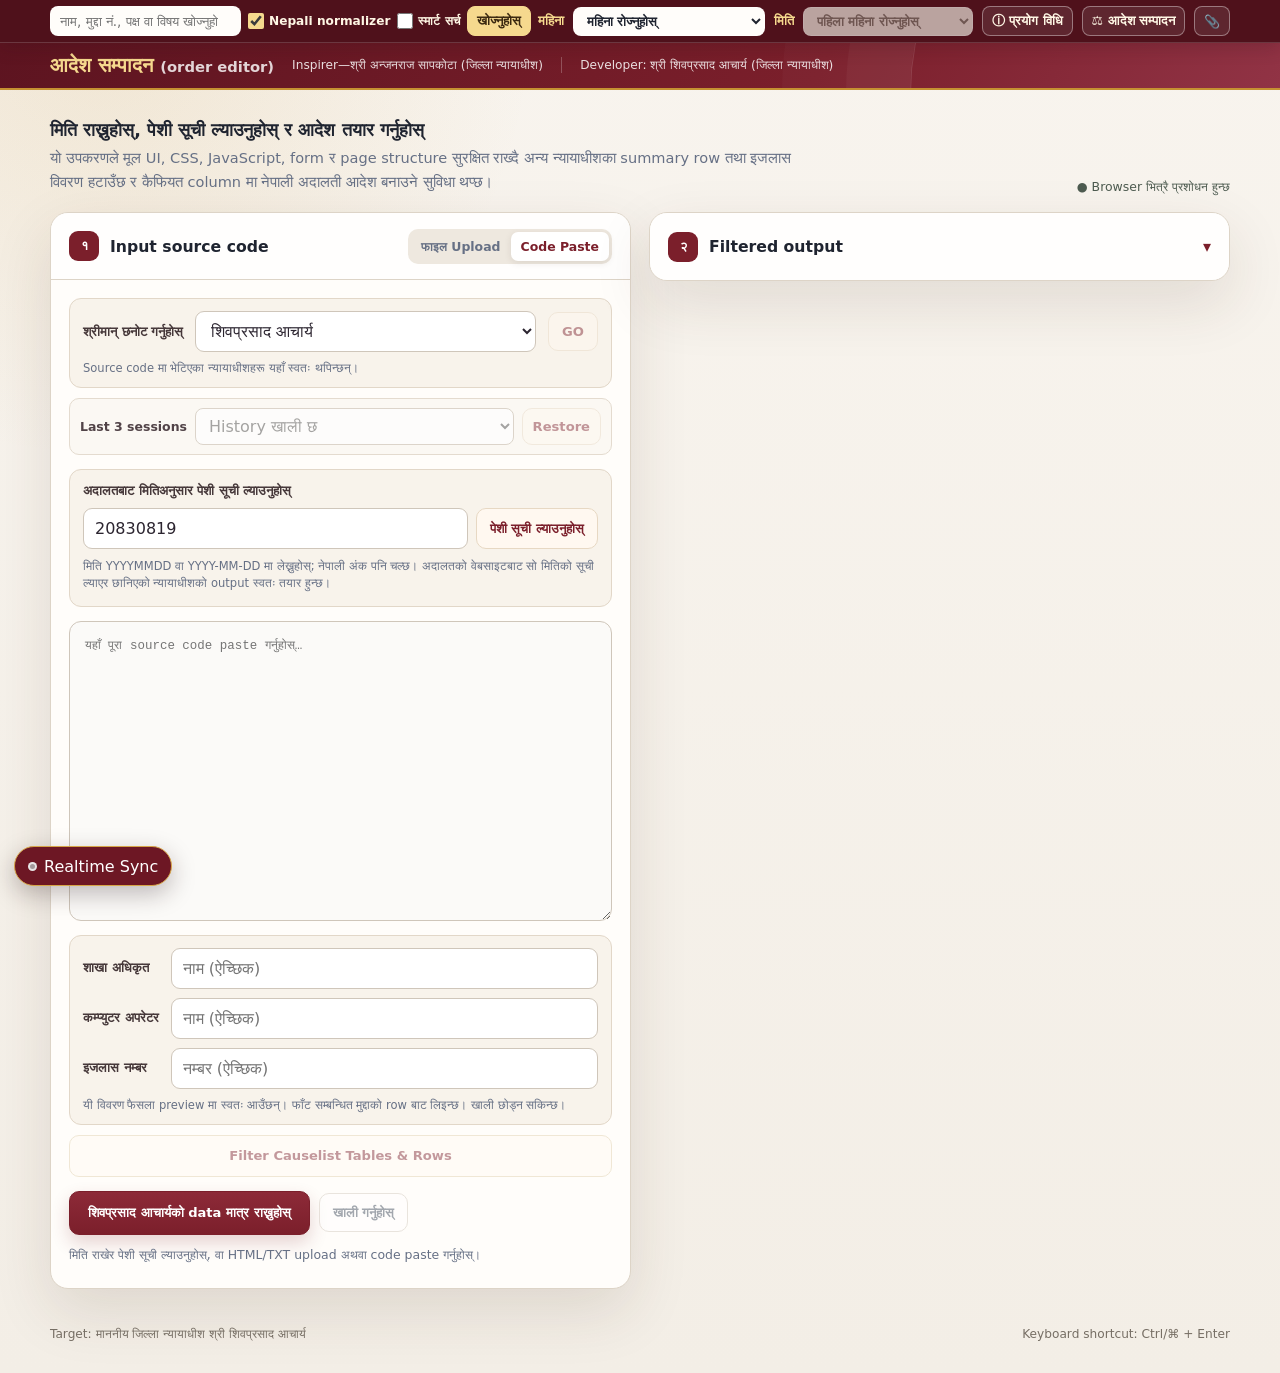
<file: index.html>
<!doctype html>
<html lang="ne">
<head>
  <meta charset="utf-8">
  <meta name="viewport" content="width=device-width, initial-scale=1">
  <meta name="theme-color" content="#7b1f2b">
  <title>आदेश सम्पादन (Order Editor)</title>
  <style>
    :root {
      --ink: #1f2430;
      --muted: #667085;
      --paper: #fffdfa;
      --canvas: #f3eee6;
      --line: #ddd4c7;
      --maroon: #7b1f2b;
      --maroon-dark: #5d1420;
      --gold: #c59132;
      --success: #177245;
      --danger: #b42318;
      --shadow: 0 22px 60px rgba(66, 44, 27, .12);
      --radius: 18px;
    }

    * { box-sizing: border-box; }

    html { scroll-behavior: smooth; }

    body {
      margin: 0;
      min-height: 100vh;
      color: var(--ink);
      background:
        radial-gradient(circle at 8% 2%, rgba(197, 145, 50, .14), transparent 27rem),
        linear-gradient(180deg, #f8f4ee 0%, var(--canvas) 100%);
      font-family: "Noto Sans Devanagari", "Nirmala UI", Mangal, system-ui, sans-serif;
    }

    button, input, select, textarea { font: inherit; }

    button { cursor: pointer; }

    .sr-only {
      position: absolute;
      width: 1px;
      height: 1px;
      padding: 0;
      margin: -1px;
      overflow: hidden;
      clip: rect(0, 0, 0, 0);
      white-space: nowrap;
      border: 0;
    }

    .page-ribbon {
      position: sticky;
      top: 0;
      z-index: 1000;
      color: #fff;
      background: #4f111b;
      border-bottom: 1px solid rgba(255,255,255,.16);
      box-shadow: 0 5px 18px rgba(45, 14, 19, .2);
    }

    .page-ribbon-inner {
      position: relative;
      display: flex;
      align-items: center;
      justify-content: space-between;
      gap: 14px;
      width: min(1180px, calc(100% - 32px));
      min-height: 42px;
      margin-inline: auto;
    }

    .advanced-search {
      display: flex;
      align-items: center;
      gap: 7px;
      min-width: 0;
      padding: 4px 0;
    }

    .advanced-search-input {
      width: clamp(180px, 28vw, 355px);
      min-height: 30px;
      padding: 5px 9px;
      color: var(--ink);
      background: #fffdfa;
      border: 1px solid rgba(255,255,255,.38);
      border-radius: 8px;
      font-size: .84rem;
    }

    .advanced-search-input:focus-visible,
    .advanced-search button:focus-visible,
    .normalizer-toggle:focus-within {
      outline: 2px solid #f6d98e;
      outline-offset: 2px;
    }

    .advanced-search-btn,
    .advanced-search-clear {
      min-height: 30px;
      padding: 4px 9px;
      border-radius: 8px;
      font-size: .8rem;
      font-weight: 800;
      white-space: nowrap;
    }

    .advanced-search-btn {
      color: #3b2910;
      background: #f6d98e;
      border: 1px solid #f6d98e;
    }

    .advanced-search-clear {
      display: none;
      width: 34px;
      padding-inline: 0;
      color: #fff;
      background: transparent;
      border: 1px solid rgba(255,255,255,.42);
    }

    .advanced-search-clear.is-visible { display: inline-grid; place-items: center; }

    .normalizer-toggle {
      display: inline-flex;
      align-items: center;
      gap: 5px;
      color: #fff7e5;
      font-size: .76rem;
      font-weight: 700;
      white-space: nowrap;
      cursor: pointer;
    }

    .normalizer-toggle[hidden] { display: none !important; }

    .normalizer-toggle input {
      width: 16px;
      height: 16px;
      margin: 0;
      accent-color: #f6d98e;
    }

    .advanced-search-results {
      position: absolute;
      top: calc(100% + 8px);
      left: 0;
      z-index: 1010;
      width: min(760px, 100%);
      max-height: min(62vh, 560px);
      overflow: auto;
      color: var(--ink);
      background: #fffdfa;
      border: 1px solid #d8cdbf;
      border-radius: 12px;
      box-shadow: 0 18px 48px rgba(45, 14, 19, .28);
    }

    .advanced-search-results[hidden] { display: none; }

    .advanced-search-status {
      position: sticky;
      top: 0;
      z-index: 1;
      margin: 0;
      padding: 10px 13px;
      color: #5d1420;
      background: #f7efe3;
      border-bottom: 1px solid #e1d6c8;
      font-size: .8rem;
      font-weight: 750;
    }

    .advanced-search-list { margin: 0; padding: 0; list-style: none; }

    .advanced-search-result + .advanced-search-result { border-top: 1px solid #eee5da; }

    .advanced-search-result a {
      display: block;
      padding: 11px 13px;
      color: inherit;
      text-decoration: none;
    }

    .advanced-search-result a:hover,
    .advanced-search-result a:focus-visible { background: #fff6e6; }

    .advanced-search-date {
      display: block;
      margin-bottom: 4px;
      color: var(--maroon);
      font-size: .76rem;
      font-weight: 850;
    }

    .advanced-search-snippet {
      display: block;
      color: #403935;
      font-size: .82rem;
      line-height: 1.55;
    }

    .advanced-search-snippet mark {
      padding: 0 2px;
      color: #311006;
      background: #ffe08a;
      border-radius: 3px;
    }

    .cause-list-nav {
      display: flex;
      align-items: center;
      gap: 9px;
      padding: 4px 0;
    }

    .cause-list-nav label {
      color: #f6d98e;
      font-size: .84rem;
      font-weight: 700;
    }

    .cause-list-nav select {
      min-width: 170px;
      padding: 5px 32px 5px 9px;
      color: var(--ink);
      background: #fffdfa;
      border: 1px solid rgba(255,255,255,.38);
      border-radius: 8px;
      font-size: .84rem;
      font-weight: 650;
    }

    .cause-list-nav select:focus-visible { outline: 2px solid #f6d98e; outline-offset: 2px; }
    .cause-list-nav select:disabled { color: #7d7469; background: #e8e1d8; cursor: not-allowed; }

    .folder-scan-btn {
      display: none;
      min-height: 30px;
      padding: 4px 9px;
      color: #3b2910;
      background: #f6d98e;
      border: 1px solid #f6d98e;
      border-radius: 8px;
      font-size: .8rem;
      font-weight: 800;
      white-space: nowrap;
    }

    .folder-scan-btn.is-visible { display: inline-flex; align-items: center; }

    .readme-btn {
      display: inline-flex;
      align-items: center;
      gap: 5px;
      min-height: 30px;
      padding: 4px 9px;
      color: #fff7e5;
      background: rgba(255,255,255,.09);
      border: 1px solid rgba(255,255,255,.38);
      border-radius: 8px;
      font-size: .8rem;
      font-weight: 800;
      text-decoration: none;
      white-space: nowrap;
    }

    .readme-btn:hover,
    .readme-btn:focus-visible { color: #3b2910; background: #f6d98e; outline: none; }

    .masthead {
      position: relative;
      overflow: hidden;
      color: #fff;
      background: linear-gradient(118deg, var(--maroon-dark), var(--maroon) 64%, #913345);
      border-bottom: 2px solid var(--gold);
    }

    .masthead::after {
      content: "";
      position: absolute;
      inset: -12rem -7rem auto auto;
      width: 30rem;
      height: 30rem;
      border: 1px solid rgba(255,255,255,.13);
      border-radius: 50%;
      box-shadow: 0 0 0 4rem rgba(255,255,255,.035), 0 0 0 8rem rgba(255,255,255,.025);
    }

    .masthead-inner, main, footer {
      width: min(1180px, calc(100% - 32px));
      margin-inline: auto;
    }

    .masthead-inner {
      position: relative;
      z-index: 1;
      display: flex;
      gap: 14px;
      align-items: center;
      padding: 10px 0 11px;
    }

    .seal {
      display: grid;
      place-items: center;
      width: 56px;
      height: 56px;
      color: var(--maroon-dark);
      background: #f6d98e;
      border: 2px solid rgba(255,255,255,.72);
      border-radius: 50%;
      box-shadow: 0 7px 18px rgba(0,0,0,.19);
      font: 800 25px/1 Georgia, serif;
    }

    h1 {
      margin: 0 0 5px;
      font-size: clamp(1.42rem, 3vw, 2.25rem);
      line-height: 1.18;
      letter-spacing: -.025em;
    }

    .subtitle {
      margin: 0;
      color: rgba(255,255,255,.78);
      font-size: .94rem;
    }

    .target-pill {
      display: inline-flex;
      align-items: center;
      gap: 9px;
      padding: 10px 13px;
      white-space: nowrap;
      color: #fff7e5;
      background: rgba(255,255,255,.1);
      border: 1px solid rgba(255,255,255,.2);
      border-radius: 999px;
      backdrop-filter: blur(8px);
      font-size: .86rem;
      font-weight: 700;
    }

    .target-pill::before {
      content: "";
      width: 8px;
      height: 8px;
      background: #f6d98e;
      border-radius: 50%;
      box-shadow: 0 0 0 4px rgba(246,217,142,.16);
    }

    .target-pill[hidden] { display: none !important; }

    .editor-identity {
      display: flex;
      flex-wrap: wrap;
      align-items: center;
      gap: 4px 18px;
      min-width: 0;
    }

    .editor-identity h1 {
      margin: 0;
      color: #f6d98e;
      font-size: clamp(1.05rem, 2vw, 1.28rem);
      letter-spacing: 0;
      white-space: nowrap;
    }

    .editor-identity h1 span {
      color: rgba(255,255,255,.82);
      font-size: .72em;
      font-weight: 650;
    }

    .editor-identity .subtitle {
      color: rgba(255,255,255,.86);
      font-size: .76rem;
      line-height: 1.35;
    }

    .editor-identity .subtitle + .subtitle {
      padding-left: 18px;
      border-left: 1px solid rgba(255,255,255,.24);
    }

    main { padding: 30px 0 18px; }

    .intro {
      display: flex;
      justify-content: space-between;
      gap: 24px;
      align-items: end;
      margin: 0 0 18px;
    }

    .intro h2 { margin: 0 0 5px; font-size: 1.1rem; }
    .intro p { max-width: 750px; margin: 0; color: var(--muted); font-size: .91rem; line-height: 1.65; }

    .privacy-note {
      display: inline-flex;
      gap: 7px;
      align-items: center;
      flex: none;
      color: #4d5b50;
      font-size: .78rem;
    }

    .workspace {
      display: grid;
      grid-template-columns: minmax(0, 1fr) minmax(0, 1fr);
      gap: 18px;
      align-items: start;
    }

    .panel {
      overflow: hidden;
      background: var(--paper);
      border: 1px solid var(--line);
      border-radius: var(--radius);
      box-shadow: var(--shadow);
    }

    .panel-head {
      display: flex;
      align-items: center;
      justify-content: space-between;
      gap: 14px;
      min-height: 67px;
      padding: 15px 18px;
      border-bottom: 1px solid var(--line);
      background: rgba(255,255,255,.68);
    }

    .panel-title { display: flex; gap: 11px; align-items: center; }

    .step {
      display: grid;
      place-items: center;
      width: 30px;
      height: 30px;
      flex: none;
      color: #fff;
      background: var(--maroon);
      border-radius: 9px;
      font-weight: 800;
      font-size: .84rem;
    }

    .panel h3 { margin: 0; font-size: .98rem; }

    .segmented {
      display: flex;
      padding: 3px;
      background: #eee8df;
      border-radius: 10px;
    }

    .segmented button {
      padding: 7px 10px;
      color: var(--muted);
      background: transparent;
      border: 0;
      border-radius: 7px;
      font-size: .78rem;
      font-weight: 700;
    }

    .segmented button[aria-selected="true"] {
      color: var(--maroon);
      background: #fff;
      box-shadow: 0 2px 7px rgba(57,40,27,.1);
    }

    .panel-body { padding: 18px; }

    .output-panel > summary { cursor: pointer; list-style: none; }
    .output-panel > summary::-webkit-details-marker { display: none; }
    .output-panel > summary::after { content: "▾"; color: var(--maroon); }
    .output-panel[open] > summary::after { content: "▴"; }
    .output-panel > summary:focus-visible { outline: 3px solid var(--gold); outline-offset: -3px; }
    .output-panel:not([open]) > summary { border-bottom: 0; }

    .drop-zone {
      display: grid;
      place-items: center;
      min-height: 300px;
      padding: 30px;
      text-align: center;
      background: #fbf8f3;
      border: 1.5px dashed #c9bba9;
      border-radius: 14px;
      transition: .18s ease;
    }

    .drop-zone.is-dragging {
      color: var(--maroon);
      background: #fff7ed;
      border-color: var(--gold);
      transform: translateY(-2px);
    }

    .upload-icon {
      display: grid;
      place-items: center;
      width: 58px;
      height: 58px;
      margin: 0 auto 14px;
      color: var(--maroon);
      background: #f3e4e6;
      border-radius: 16px;
      font-size: 27px;
    }

    .drop-zone strong { display: block; margin-bottom: 7px; }
    .drop-zone p { margin: 0 0 15px; color: var(--muted); font-size: .82rem; }

    .file-name {
      display: block;
      max-width: 100%;
      margin-top: 12px;
      overflow: hidden;
      color: var(--success);
      font-size: .8rem;
      font-weight: 700;
      text-overflow: ellipsis;
      white-space: nowrap;
    }

    textarea {
      width: 100%;
      min-height: 300px;
      padding: 15px;
      resize: vertical;
      color: #263042;
      background: #fbfaf8;
      border: 1px solid #cfc6ba;
      border-radius: 12px;
      outline: 0;
      font-family: Consolas, "Cascadia Code", monospace;
      font-size: .78rem;
      line-height: 1.55;
      tab-size: 2;
    }

    textarea:focus { border-color: var(--gold); box-shadow: 0 0 0 3px rgba(197,145,50,.15); }
    textarea[readonly] { background: #f7f7f6; }

    .hidden { display: none !important; }

    .actions {
      display: flex;
      flex-wrap: wrap;
      gap: 9px;
      align-items: center;
      margin-top: 14px;
    }

    .output-actions { position: relative; }
    .output-menu { position: relative; }
    .output-menu-panel {
      position: absolute;
      right: 0;
      bottom: calc(100% + 8px);
      z-index: 20;
      display: grid;
      gap: 6px;
      min-width: 190px;
      padding: 8px;
      background: #fff;
      border: 1px solid #d8cdbf;
      border-radius: 11px;
      box-shadow: 0 16px 38px rgba(45, 14, 19, .2);
    }
    .output-menu-panel[hidden] { display: none; }
    .output-menu-panel .btn { width: 100%; justify-content: flex-start; white-space: nowrap; }

    .btn {
      display: inline-flex;
      align-items: center;
      justify-content: center;
      gap: 8px;
      min-height: 39px;
      padding: 9px 13px;
      color: #344054;
      background: #fff;
      border: 1px solid #cfc6ba;
      border-radius: 10px;
      font-size: .82rem;
      font-weight: 750;
      transition: .15s ease;
    }

    .btn:hover:not(:disabled) { border-color: #ae9b83; transform: translateY(-1px); }
    .btn:focus-visible { outline: 3px solid rgba(197,145,50,.28); outline-offset: 2px; }
    .btn:disabled { cursor: not-allowed; opacity: .45; }

    .btn-primary {
      min-height: 44px;
      padding-inline: 18px;
      color: #fff;
      background: linear-gradient(180deg, #8d2a38, var(--maroon));
      border-color: var(--maroon);
      box-shadow: 0 8px 18px rgba(123,31,43,.19);
    }

    .btn-subtle { color: var(--maroon); background: #fff8f0; border-color: #e7d8c3; }
    .btn.is-copied { color:#fff; background:#238636; border-color:#238636; box-shadow:0 7px 18px rgba(35,134,54,.24); }

    .input-history {
      display:grid;
      grid-template-columns:auto minmax(0,1fr) auto;
      gap:8px;
      align-items:center;
      margin-top:10px;
      padding:9px 10px;
      background:#fbf8f3;
      border:1px solid #e4dbcf;
      border-radius:10px;
    }
    .input-history label { color:#514347; font-size:.78rem; font-weight:800; }
    .input-history select { min-width:0; width:100%; min-height:37px; padding:7px 30px 7px 9px; border:1px solid #cfc6ba; border-radius:8px; background:#fff; }
    .input-history .btn { min-height:37px; padding:7px 10px; }

    .judge-picker {
      display: grid;
      grid-template-columns: auto minmax(0, 1fr) auto;
      gap: 9px 12px;
      align-items: center;
      width: 100%;
      margin-top: 0;
      padding: 12px 13px;
      background: #f8f3eb;
      border: 1px solid #e2d7c8;
      border-radius: 12px;
    }

    .judge-picker label {
      color: #46383a;
      font-size: .82rem;
      font-weight: 800;
    }

    .judge-picker select {
      width: 100%;
      min-height: 41px;
      padding: 8px 34px 8px 11px;
      color: #2c2530;
      background: #fff;
      border: 1px solid #cfc6ba;
      border-radius: 9px;
      outline: 0;
    }

    .judge-picker select:focus { border-color: var(--gold); box-shadow: 0 0 0 3px rgba(197,145,50,.15); }
    .judge-picker small { grid-column: 1 / -1; color: var(--muted); font-size: .72rem; }

    .preparation-fields {
      display: grid;
      grid-template-columns: auto minmax(0, 1fr);
      gap: 9px 12px;
      align-items: center;
      margin-top: 10px;
      padding: 12px 13px;
      border: 1px solid #e2d7c8;
      border-radius: 12px;
      background: #f8f3eb;
    }
    .preparation-fields label { color: #46383a; font-size: .82rem; font-weight: 800; }
    .preparation-fields input { width: 100%; min-width: 0; min-height: 41px; padding: 8px 11px; color: #2c2530; background: #fff; border: 1px solid #cfc6ba; border-radius: 9px; outline: 0; }
    .preparation-fields input:focus { border-color: var(--gold); box-shadow: 0 0 0 3px rgba(197,145,50,.15); }
    .preparation-fields small { grid-column: 1 / -1; color: var(--muted); font-size: .72rem; }

    .row-filter-control {
      display: grid;
      gap: 9px;
      margin-top: 10px;
    }
    .row-filter-toggle {
      width: 100%;
      min-height: 42px;
      color: var(--maroon);
      background: #fffaf2;
      border: 1px solid #dfcda9;
      font-weight: 850;
    }
    .row-filter-toggle[aria-expanded="true"] {
      color: #fff;
      background: var(--maroon);
      border-color: var(--maroon);
    }
    .row-filter-panel {
      display: grid;
      gap: 9px;
      padding: 12px;
      background: #fbf8f2;
      border: 1px solid #e2d7c8;
      border-radius: 12px;
    }
    .row-filter-panel[hidden] { display: none; }
    .row-filter-intro,
    .row-filter-status { margin: 0; color: var(--muted); font-size: .72rem; line-height: 1.55; }
    .row-filter-status { color: #6b1a27; font-weight: 750; }
    .row-filter-list { display: grid; gap: 8px; }
    .row-filter-item {
      display: grid;
      grid-template-columns: minmax(150px, .72fr) minmax(105px, .42fr) minmax(180px, 1fr);
      gap: 6px 10px;
      align-items: center;
      padding: 9px 10px;
      background: #fff;
      border: 1px solid #e1d8cc;
      border-radius: 9px;
    }
    .row-filter-item label { color: #443538; font-size: .79rem; font-weight: 850; }
    .row-filter-item select,
    .row-filter-item input {
      width: 100%;
      min-width: 0;
      min-height: 39px;
      padding: 7px 10px;
      color: #2d2528;
      background: #fff;
      border: 1px solid #cfc6ba;
      border-radius: 8px;
      font: 700 .82rem/1.35 inherit;
    }
    .row-filter-item select:focus,
    .row-filter-item input:focus { border-color: var(--gold); outline: 0; box-shadow: 0 0 0 3px rgba(197,145,50,.15); }
    .row-filter-item input[hidden] { display: none; }
    .row-filter-item small { grid-column: 1 / -1; color: #786d70; font-size: .68rem; line-height: 1.45; }

    .date-loader {
      display: grid;
      gap: 9px;
      margin-bottom: 14px;
      padding: 13px;
      background: #f8f3eb;
      border: 1px solid #e2d7c8;
      border-radius: 12px;
    }

    .date-loader label { color: #46383a; font-size: .82rem; font-weight: 800; }
    .date-loader-row { display: flex; gap: 8px; }
    .date-loader input {
      min-width: 0;
      min-height: 41px;
      flex: 1;
      padding: 8px 11px;
      color: #2c2530;
      background: #fff;
      border: 1px solid #cfc6ba;
      border-radius: 9px;
      outline: 0;
    }
    .date-loader input:focus { border-color: var(--gold); box-shadow: 0 0 0 3px rgba(197,145,50,.15); }
    .date-loader small { color: var(--muted); font-size: .72rem; line-height: 1.5; }
    .date-lookup-notice { margin: 0; padding: 11px 12px; color: #7a3415; background: #fff1d6; border: 1px solid #e7c27e; border-radius: 9px; font-size: .82rem; line-height: 1.6; }
    .date-lookup-notice[hidden] { display: none; }
    .input-history + .date-loader { margin-top: 14px; }

    .inline-preview {
      width: 100%;
      min-height: 520px;
      margin-top: 14px;
      background: #fff;
      border: 1px solid #cfc6ba;
      border-radius: 12px;
    }
    .inline-preview.is-monthly { min-height: 760px; }
    .monthly-preview { display: grid; gap: 18px; margin-top: 14px; }
    .monthly-preview-item { padding: 10px; background: #fff; border: 1px solid #cfc6ba; border-radius: 12px; }
    .monthly-preview-item h4 { margin: 0 0 9px; color: var(--maroon); font-size: .94rem; }
    .monthly-preview-item iframe { display: block; width: 100%; height: 1100px; background: #fff; border: 1px solid #d7cec4; border-radius: 8px; }

    .lookup-modal {
      position: fixed;
      inset: 0;
      z-index: 9999;
      display: none;
      place-items: center;
      padding: 18px;
      background: rgba(20,16,18,.62);
    }
    .lookup-modal.is-open { display: grid; }
    .lookup-modal-card {
      width: min(430px, 100%);
      padding: 22px;
      background: var(--paper);
      border: 1px solid var(--line);
      border-radius: 16px;
      box-shadow: var(--shadow);
    }
    .lookup-modal-card h2 { margin: 0 0 8px; color: var(--maroon); font-size: 1.08rem; }
    .lookup-modal-card p { margin: 0 0 16px; color: var(--muted); line-height: 1.6; }

    .output-empty {
      display: grid;
      place-items: center;
      min-height: 300px;
      padding: 36px;
      color: var(--muted);
      text-align: center;
      background: repeating-linear-gradient(-45deg, #faf8f4, #faf8f4 11px, #f7f4ef 11px, #f7f4ef 22px);
      border: 1px solid #e2dad0;
      border-radius: 12px;
    }

    .output-empty b { display: block; margin-bottom: 6px; color: #4e5664; }

    .stats {
      display: grid;
      grid-template-columns: repeat(6, minmax(0, 1fr));
      gap: 8px;
      margin-bottom: 12px;
    }

    .stat {
      padding: 10px 9px;
      text-align: center;
      background: #f6f1e9;
      border: 1px solid #e4dbce;
      border-radius: 10px;
    }

    .stat strong { display: block; color: var(--maroon); font-size: 1rem; }
    .stat span { color: var(--muted); font-size: .69rem; }

    .status {
      min-height: 24px;
      margin-top: 11px;
      color: var(--muted);
      font-size: .78rem;
      line-height: 1.45;
    }

    .status.success { color: var(--success); }
    .status.error { color: var(--danger); }

    footer {
      display: flex;
      justify-content: space-between;
      gap: 16px;
      padding: 20px 0 32px;
      color: #766e64;
      font-size: .76rem;
    }

    @media (max-width: 1080px) {
      .page-ribbon-inner { align-items: stretch; flex-direction: column; gap: 0; padding-block: 4px; }
      .advanced-search { width: 100%; padding-bottom: 3px; }
      .advanced-search-input { flex: 1; width: auto; }
      .cause-list-nav { justify-content: flex-end; }
      .advanced-search-results { top: calc(100% + 8px); }
    }

    @media (max-width: 860px) {
      .page-ribbon-inner { align-items: stretch; flex-direction: column; gap: 0; padding-block: 4px; }
      .advanced-search { width: 100%; padding-bottom: 3px; }
      .advanced-search-input { flex: 1; width: auto; }
      .cause-list-nav { justify-content: flex-end; }
      .advanced-search-results { top: calc(100% + 8px); }
      .masthead-inner { gap: 10px; }
      .seal { width: 48px; height: 48px; }
      .target-pill { grid-column: 1 / -1; width: fit-content; }
      .intro { align-items: start; flex-direction: column; gap: 9px; }
      .workspace { grid-template-columns: 1fr; }
    }

    @media (max-width: 520px) {
      .page-ribbon-inner { width: min(100% - 20px, 1180px); }
      .advanced-search { display: grid; grid-template-columns: minmax(0, 1fr) minmax(0, 1fr) auto auto; }
      .advanced-search-input { grid-column: 1 / -1; width: 100%; }
      .normalizer-toggle { justify-self: start; }
      .cause-list-nav { display: grid; grid-template-columns: auto 1fr; width: 100%; }
      .cause-list-nav select { width: 100%; min-width: 0; }
      .folder-scan-btn, .readme-btn { grid-column: 1 / -1; justify-content: center; }
      .masthead-inner, main, footer { width: min(100% - 20px, 1180px); }
      .masthead-inner { padding-block: 9px; gap: 8px; }
      .editor-identity { align-items: flex-start; flex-direction: column; gap: 2px; }
      .editor-identity .subtitle + .subtitle { padding-left: 0; border-left: 0; }
      .panel-head { align-items: flex-start; flex-direction: column; }
      .segmented { width: 100%; }
      .segmented button { flex: 1; }
      .panel-body { padding: 13px; }
      .drop-zone { min-height: 245px; padding: 22px 15px; }
      textarea { min-height: 245px; }
      .actions .btn { flex: 1 1 auto; }
      .btn-primary { flex-basis: 100% !important; }
      .judge-picker { grid-template-columns: minmax(0, 1fr) auto; }
      .judge-picker label, .judge-picker small { grid-column: 1 / -1; }
      .preparation-fields { grid-template-columns: 1fr; }
      .preparation-fields small { grid-column: auto; }
      .row-filter-item { grid-template-columns: 1fr; }
      .row-filter-item small { grid-column: auto; }
      .input-history { grid-template-columns:1fr; }
      .date-loader-row { align-items: stretch; flex-direction: column; }
      .inline-preview { min-height: 420px; }
      .stats { grid-template-columns: repeat(2, minmax(0, 1fr)); }
      footer { flex-direction: column; }
    }
  </style>
  <link id="cause-list-firebase-sync-style" rel="stylesheet" href="firebase-sync.css">
</head>
<body>
  <nav id="causeListSiblingManifest" hidden aria-hidden="true">
    <a data-cause-list-file href="index20830212.html">index20830212.html</a>
    <a data-cause-list-file href="index20830415.html">index20830415.html</a>
    <a data-project-file href="month.html">month.html</a>
    <a data-project-file href="README.html">README.html</a>
    <a data-project-file href="cause-list-runtime.js">cause-list-runtime.js</a>
    <a data-project-file href="cause-list-runtime.css">cause-list-runtime.css</a>
    <a data-project-file href="firebase-sync.js">firebase-sync.js</a>
    <a data-project-file href="firebase-sync.css">firebase-sync.css</a>
    <a data-project-file href="nepali-proofreader-engine.js">nepali-proofreader-engine.js</a>
    <a data-project-file href="cause-list-files.js">cause-list-files.js</a>
    <a data-project-file href="cause-list-ribbon.js">cause-list-ribbon.js</a>
    <a data-project-file href="cause-list-ribbon.css">cause-list-ribbon.css</a>
    <a data-project-file href="pdf.min.js">pdf.min.js</a>
    <a data-project-file href="pdf.worker.min.js">pdf.worker.min.js</a>
    <a data-project-file href="pdfjs-license.txt">pdfjs-license.txt</a>
    <a data-project-file href="order/index.json">order/index.json</a>
  </nav>
  <nav class="page-ribbon" aria-label="उपलब्ध पेशी सूची">
    <div class="page-ribbon-inner">
      <form class="advanced-search" id="advancedSearchForm" role="search">
        <label class="sr-only" for="advancedSearchInput">सबै पेशी सूचीमा खोज्नुहोस्</label>
        <input class="advanced-search-input" type="search" id="advancedSearchInput" list="advancedSearchHistory" autocomplete="off" placeholder="नाम, मुद्दा नं., पक्ष वा विषय खोज्नुहोस्…">
        <datalist id="advancedSearchHistory"></datalist>
        <label class="normalizer-toggle" title="रि/री/ऋ, श/ष/स, व/ब, नासिक्य अक्षर, नेपाली अंक र space लाई मिलाएर खोज्छ">
          <input type="checkbox" id="nepaliNormalizerToggle" checked>
          <span>Nepali normalizer</span>
        </label>
        <label class="normalizer-toggle" title="Checked हुँदा order/index.json मा जोडिएका attachment files को content मात्र खोज्छ">
          <input type="checkbox" id="smartSearchToggle">
          <span>स्मार्ट सर्च</span>
        </label>
        <label class="normalizer-toggle" id="activeRowFilterLabel" hidden title="Active webpage मा मिलेका table rows मात्र देखाउनुहोस्">
          <input type="checkbox" id="activeRowFilterToggle" disabled>
          <span>Matched rows</span>
        </label>
        <button type="submit" class="advanced-search-btn" id="advancedSearchBtn">खोज्नुहोस्</button>
        <button type="button" class="advanced-search-clear" id="advancedSearchClear" aria-label="खोज नतिजा बन्द गर्नुहोस्" title="खोज नतिजा बन्द गर्नुहोस्">×</button>
      </form>
      <div class="cause-list-nav">
        <label for="causeMonthSelect">महिना</label>
        <select id="causeMonthSelect" aria-controls="causeRibbonDateSelect">
          <option value="">पेशी सूची खोजिँदैछ…</option>
        </select>
        <label for="causeRibbonDateSelect">मिति</label>
        <select id="causeRibbonDateSelect" disabled>
          <option value="">पहिला महिना रोज्नुहोस्</option>
        </select>
        <a class="readme-btn" href="README.html" target="_blank" rel="noopener" title="प्रयोग विधि खोल्नुहोस्">ⓘ प्रयोग विधि</a>
        <a class="readme-btn" href="https://shivaprasadacharya.github.io/adeshkdc/orders.html?normalizer=1&amp;smart=0&amp;highlight=1" target="_blank" rel="noopener noreferrer" title="आदेश सम्पादन site खोल्नुहोस्">⚖ आदेश सम्पादन</a>
        <a class="readme-btn" href="https://send-anywhere.com/#transfer" target="_blank" rel="noopener noreferrer" title="फाइल आदानप्रदान (SendAnywhere)" aria-label="फाइल आदानप्रदान (SendAnywhere)">📎</a>
        <button type="button" class="folder-scan-btn" id="scanCauseFolder">फाइल स्वतः खोज्नुहोस्</button>
        <input type="file" id="causeFolderInput" webkitdirectory directory multiple hidden>
      </div>
      <section class="advanced-search-results" id="advancedSearchResults" aria-live="polite" hidden>
        <p class="advanced-search-status" id="advancedSearchStatus"></p>
        <ol class="advanced-search-list" id="advancedSearchList"></ol>
      </section>
    </div>
  </nav>
  <header class="masthead">
    <div class="masthead-inner">
      <div class="editor-identity">
        <h1>आदेश सम्पादन <span>(order editor)</span></h1>
        <p class="subtitle">Inspirer—श्री अन्जनराज सापकोटा (जिल्ला न्यायाधीश)</p>
        <p class="subtitle">Developer: श्री शिवप्रसाद आचार्य (जिल्ला न्यायाधीश)</p>
      </div>
      <span class="target-pill" id="targetPill" hidden></span>
    </div>
  </header>

  <main>
    <div class="intro">
      <div>
        <h2>मिति राख्नुहोस्, पेशी सूची ल्याउनुहोस् र आदेश तयार गर्नुहोस्</h2>
        <p>यो उपकरणले मूल UI, CSS, JavaScript, form र page structure सुरक्षित राख्दै अन्य न्यायाधीशका summary row तथा इजलास विवरण हटाउँछ र कैफियत column मा नेपाली अदालती आदेश बनाउने सुविधा थप्छ।</p>
      </div>
      <div class="privacy-note" title="फाइल बाह्य server मा पठाइँदैन">● Browser भित्रै प्रशोधन हुन्छ</div>
    </div>

    <section class="workspace" aria-label="Source code filter workspace">
      <article class="panel">
        <div class="panel-head">
          <div class="panel-title">
            <span class="step">१</span>
            <h3>Input source code</h3>
          </div>
          <div class="segmented" role="tablist" aria-label="Input method">
            <button type="button" id="uploadTab" role="tab" aria-selected="false" aria-controls="uploadPane">फाइल Upload</button>
            <button type="button" id="pasteTab" role="tab" aria-selected="true" aria-controls="pastePane">Code Paste</button>
          </div>
        </div>

        <div class="panel-body">
          <div class="judge-picker">
            <label for="judgeSelect">श्रीमान् छनोट गर्नुहोस्</label>
            <select id="judgeSelect" aria-label="Filter र आदेशका लागि न्यायाधीश छान्नुहोस्">
              <option value="शिवप्रसाद आचार्य">शिवप्रसाद आचार्य</option>
            </select>
            <button type="button" class="btn btn-subtle" id="goCauseListBtn" title="छानिएको न्यायाधीशको पेशी सूची खोल्नुहोस्" disabled>GO</button>
            <small>Source code मा भेटिएका न्यायाधीशहरू यहाँ स्वतः थपिन्छन्।</small>
          </div>

          <div class="input-history" aria-label="पछिल्ला input sessions">
            <label for="inputHistorySelect">Last 3 sessions</label>
            <select id="inputHistorySelect" disabled><option value="">History खाली छ</option></select>
            <button type="button" class="btn btn-subtle" id="restoreInputHistory" disabled>Restore</button>
          </div>

          <div class="date-loader">
            <label for="causeDateSearch">अदालतबाट मितिअनुसार पेशी सूची ल्याउनुहोस्</label>
            <div class="date-loader-row">
              <input id="causeDateSearch" inputmode="numeric" autocomplete="off" placeholder="YYYYMMDD" aria-describedby="causeDateHint causeDateNotice">
              <button type="button" class="btn btn-subtle" id="causeDateSearchBtn">पेशी सूची ल्याउनुहोस्</button>
            </div>
            <small id="causeDateHint">मिति YYYYMMDD वा YYYY-MM-DD मा लेख्नुहोस्; नेपाली अंक पनि चल्छ। अदालतको वेबसाइटबाट सो मितिको सूची ल्याएर छानिएको न्यायाधीशको output स्वतः तयार हुन्छ।</small>
            <p id="causeDateNotice" class="date-lookup-notice" role="status" aria-live="polite" hidden></p>
          </div>

          <div id="uploadPane" class="hidden" role="tabpanel" aria-labelledby="uploadTab">
            <div class="drop-zone" id="dropZone">
              <div>
                <div class="upload-icon" aria-hidden="true">⇧</div>
                <strong>HTML वा TXT फाइल यहाँ राख्नुहोस्</strong>
                <p>Drag &amp; drop गर्नुहोस् वा तलको button बाट छान्नुहोस्</p>
                <button type="button" class="btn btn-subtle" id="chooseFile">फाइल छान्नुहोस्</button>
                <input type="file" id="fileInput" accept=".html,.htm,.txt,text/html,text/plain" hidden>
                <span class="file-name" id="fileName"></span>
              </div>
            </div>
          </div>

          <div id="pastePane" role="tabpanel" aria-labelledby="pasteTab">
            <label for="sourceInput" class="hidden">पूरा HTML source code</label>
            <textarea id="sourceInput" spellcheck="false" placeholder="यहाँ पूरा source code paste गर्नुहोस्…"></textarea>
          </div>

          <div class="preparation-fields" role="group" aria-label="फैसला तयार गर्न सहयोग गर्ने" aria-describedby="preparationFieldsHint">
            <label for="branchOfficerInput">शाखा अधिकृत</label>
            <input type="text" id="branchOfficerInput" autocomplete="off" placeholder="नाम (ऐच्छिक)">
            <label for="computerOperatorInput">कम्प्युटर अपरेटर</label>
            <input type="text" id="computerOperatorInput" autocomplete="off" placeholder="नाम (ऐच्छिक)">
            <label for="benchNumberInput">इजलास नम्बर</label>
            <input type="text" id="benchNumberInput" inputmode="numeric" autocomplete="off" placeholder="नम्बर (ऐच्छिक)">
            <small id="preparationFieldsHint">यी विवरण फैसला preview मा स्वतः आउँछन्। फाँट सम्बन्धित मुद्दाको row बाट लिइन्छ। खाली छोड्न सकिन्छ।</small>
          </div>

          <div class="row-filter-control">
            <button type="button" class="btn row-filter-toggle" id="rowFilterToggle" aria-expanded="false" aria-controls="rowFilterPanel" disabled>Filter Causelist Tables &amp; Rows</button>
            <section class="row-filter-panel" id="rowFilterPanel" aria-label="प्रत्येक causelist table का rows छान्नुहोस्" hidden>
              <p class="row-filter-intro">प्रत्येक table मा <b>ALL+</b> default हो। <b>ALL+</b> ले सबै content राख्छ, <b>ALL</b> ले हेर्न नभ्याइने/हेर्न नमिल्ने/स्थगित rows हटाउँछ, <b>ALL-</b> ले table नै हटाउँछ, र <b>Custom</b> मा serial हरू comma ले छुट्याएर लेख्नुहोस्—जस्तै: <b>क, ग, २, ४</b>।</p>
              <div class="row-filter-list" id="rowFilterList"></div>
              <p class="row-filter-status" id="rowFilterStatus" role="status" aria-live="polite"></p>
            </section>
          </div>

          <div class="actions">
            <button type="button" class="btn btn-primary" id="filterBtn">शिवप्रसाद आचार्यको data मात्र राख्नुहोस्</button>
            <button type="button" class="btn" id="clearBtn" disabled>खाली गर्नुहोस्</button>
          </div>
          <div class="status" id="inputStatus" role="status" aria-live="polite">मिति राखेर पेशी सूची ल्याउनुहोस्, वा HTML/TXT upload अथवा code paste गर्नुहोस्।</div>
        </div>
      </article>

      <details class="panel output-panel" id="outputPanel">
        <summary class="panel-head">
          <div class="panel-title">
            <span class="step">२</span>
            <h3>Filtered output</h3>
          </div>
        </summary>

        <div class="panel-body">
          <div class="output-empty" id="outputEmpty">
            <div><b>Output तयार भएको छैन</b>Input राखेर filter button थिच्नुहोस्।</div>
          </div>

          <div id="outputReady" class="hidden">
            <div class="stats" aria-label="Filter summary">
              <div class="stat"><strong id="inputSizeStat">० B</strong><span>Input data size</span></div>
              <div class="stat"><strong id="retainedCount">०</strong><span>लक्षित इजलास</span></div>
              <div class="stat"><strong id="removedCount">०</strong><span>हटाइएका इजलास</span></div>
              <div class="stat"><strong id="outputSize">० KB</strong><span>Output size</span></div>
              <div class="stat"><strong id="causeListDateStat">—</strong><span>पेशी सूची मिति</span></div>
              <div class="stat"><strong id="selectedRowCount">०</strong><span>Output rows</span></div>
            </div>
            <label for="sourceOutput" class="hidden">Filtered source code</label>
            <textarea id="sourceOutput" readonly spellcheck="false"></textarea>
            <div class="actions output-actions">
              <button type="button" class="btn btn-primary" id="previewBtn">Preview</button>
              <div class="output-menu" id="outputMenu">
                <button type="button" class="btn" id="outputMenuBtn" aria-haspopup="menu" aria-expanded="false" aria-controls="outputMenuPanel">Menu ▾</button>
                <div class="output-menu-panel" id="outputMenuPanel" role="menu" aria-label="Output actions" hidden>
                  <button type="button" class="btn" id="copyBtn" role="menuitem">Copy to clipboard</button>
                  <button type="button" class="btn" id="downloadHtml" role="menuitem">Download .html</button>
                  <button type="button" class="btn" id="downloadTxt" role="menuitem">Download .txt</button>
                  <button type="button" class="btn" id="downloadJson" role="menuitem">Download .json</button>
                </div>
              </div>
            </div>
            <iframe id="inlinePreview" class="inline-preview" title="छानिएको मितिको पेशी सूची" sandbox="allow-scripts allow-forms allow-modals allow-downloads allow-popups" hidden aria-hidden="true"></iframe>
            <div id="monthlyPreview" class="monthly-preview hidden" aria-label="महिनाका सबै पेशी सूची" hidden aria-hidden="true"></div>
          </div>
          <div class="status" id="outputStatus" role="status" aria-live="polite"></div>
        </div>
      </details>
    </section>
  </main>

  <footer>
    <span id="footerTarget">Target: माननीय जिल्ला न्यायाधीश श्री शिवप्रसाद आचार्य</span>
    <span>Keyboard shortcut: Ctrl/⌘ + Enter</span>
  </footer>

  <div class="lookup-modal" id="causeListMissingDialog" role="dialog" aria-modal="true" aria-labelledby="causeListMissingTitle" aria-describedby="causeListMissingMessage">
    <div class="lookup-modal-card">
      <h2 id="causeListMissingTitle">पेशी सूची भेटिएन</h2>
      <p id="causeListMissingMessage">उक्त मितिको पेशी सूची भेटिएन।</p>
      <button type="button" class="btn btn-primary" id="causeListMissingClose">ठीक छ</button>
    </div>
  </div>

  <script src="cause-list-ribbon.js?v=search-history-3"></script>
  <script>
    (() => {
      "use strict";

      const DEFAULT_TARGET_NAME = "शिवप्रसाद आचार्य";
      const BS_MONTH_NAMES = ["वैशाख", "जेठ", "असार", "साउन", "भदौ", "असोज", "कात्तिक", "मंसिर", "पुस", "माघ", "फागुन", "चैत"];
      const CAUSE_LIST_CACHE_KEY = "cause-list-auto-files-v1";
      const INPUT_HISTORY_KEY = "cause-list-input-history-v1";
      const COURT_SOURCE_API_URL = "https://kdc-court-source-api.spacharya43.chatgpt.site/api/cause-list";
      // Calendar month lengths: https://github.com/nativeTiger/nepali-date-utils (MIT).
      // BS 1970-01-01 = AD 1913-04-13. Future-year rows follow the source table.
      /*
       * MIT License — Copyright (c) 2026 nativeTiger
       * Permission is hereby granted, free of charge, to any person obtaining a copy
       * of this software and associated documentation files (the "Software"), to deal
       * in the Software without restriction, including without limitation the rights
       * to use, copy, modify, merge, publish, distribute, sublicense, and/or sell
       * copies of the Software, and to permit persons to whom the Software is
       * furnished to do so, subject to the following conditions:
       * The above copyright notice and this permission notice shall be included in all
       * copies or substantial portions of the Software.
       * THE SOFTWARE IS PROVIDED "AS IS", WITHOUT WARRANTY OF ANY KIND, EXPRESS OR
       * IMPLIED, INCLUDING BUT NOT LIMITED TO THE WARRANTIES OF MERCHANTABILITY,
       * FITNESS FOR A PARTICULAR PURPOSE AND NONINFRINGEMENT. IN NO EVENT SHALL THE
       * AUTHORS OR COPYRIGHT HOLDERS BE LIABLE FOR ANY CLAIM, DAMAGES OR OTHER
       * LIABILITY, WHETHER IN AN ACTION OF CONTRACT, TORT OR OTHERWISE, ARISING FROM,
       * OUT OF OR IN CONNECTION WITH THE SOFTWARE OR THE USE OR OTHER DEALINGS IN THE
       * SOFTWARE.
       */
      const BS_MONTH_DAYS = {
        1970: [31, 31, 32, 31, 31, 31, 30, 29, 30, 29, 30, 30],
        1971: [31, 31, 32, 31, 32, 30, 30, 29, 30, 29, 30, 30],
        1972: [31, 32, 31, 32, 31, 30, 30, 30, 29, 29, 30, 31],
        1973: [30, 32, 31, 32, 31, 30, 30, 30, 29, 30, 29, 31],
        1974: [31, 31, 32, 31, 31, 31, 30, 29, 30, 29, 30, 30],
        1975: [31, 31, 32, 32, 31, 30, 30, 29, 30, 29, 30, 30],
        1976: [31, 32, 31, 32, 31, 30, 30, 30, 29, 29, 30, 31],
        1977: [30, 32, 31, 32, 31, 31, 29, 30, 30, 29, 29, 31],
        1978: [31, 31, 32, 31, 31, 31, 30, 29, 30, 29, 30, 30],
        1979: [31, 31, 32, 32, 31, 30, 30, 29, 30, 29, 30, 30],
        1980: [31, 32, 31, 32, 31, 30, 30, 30, 29, 29, 30, 31],
        1981: [31, 31, 31, 32, 31, 31, 29, 30, 30, 29, 30, 30],
        1982: [31, 31, 32, 31, 31, 31, 30, 29, 30, 29, 30, 30],
        1983: [31, 31, 32, 32, 31, 30, 30, 29, 30, 29, 30, 30],
        1984: [31, 32, 31, 32, 31, 30, 30, 30, 29, 29, 30, 31],
        1985: [31, 31, 31, 32, 31, 31, 29, 30, 30, 29, 30, 30],
        1986: [31, 31, 32, 31, 31, 31, 30, 29, 30, 29, 30, 30],
        1987: [31, 32, 31, 32, 31, 30, 30, 29, 30, 29, 30, 30],
        1988: [31, 32, 31, 32, 31, 30, 30, 30, 29, 29, 30, 31],
        1989: [31, 31, 31, 32, 31, 31, 30, 29, 30, 29, 30, 30],
        1990: [31, 31, 32, 31, 31, 31, 30, 29, 30, 29, 30, 30],
        1991: [31, 32, 31, 32, 31, 30, 30, 30, 29, 29, 30, 30],
        1992: [31, 32, 31, 32, 31, 30, 30, 30, 29, 30, 29, 31],
        1993: [31, 31, 31, 32, 31, 31, 30, 29, 30, 29, 30, 30],
        1994: [31, 31, 32, 31, 31, 31, 30, 29, 30, 29, 30, 30],
        1995: [31, 32, 31, 32, 31, 30, 30, 30, 29, 29, 30, 30],
        1996: [31, 32, 31, 32, 31, 30, 30, 30, 29, 30, 29, 31],
        1997: [31, 31, 32, 31, 31, 31, 30, 29, 30, 29, 30, 30],
        1998: [31, 31, 32, 31, 31, 31, 30, 29, 30, 29, 30, 30],
        1999: [31, 32, 31, 32, 31, 30, 30, 30, 29, 29, 30, 31],
        2000: [30, 32, 31, 32, 31, 30, 30, 30, 29, 30, 29, 31],
        2001: [31, 31, 32, 31, 31, 31, 30, 29, 30, 29, 30, 30],
        2002: [31, 31, 32, 32, 31, 30, 30, 29, 30, 29, 30, 30],
        2003: [31, 32, 31, 32, 31, 30, 30, 30, 29, 29, 30, 31],
        2004: [30, 32, 31, 32, 31, 30, 30, 30, 29, 30, 29, 31],
        2005: [31, 31, 32, 31, 31, 31, 30, 29, 30, 29, 30, 30],
        2006: [31, 31, 32, 32, 31, 30, 30, 29, 30, 29, 30, 30],
        2007: [31, 32, 31, 32, 31, 30, 30, 30, 29, 29, 30, 31],
        2008: [31, 31, 31, 32, 31, 31, 29, 30, 30, 29, 29, 31],
        2009: [31, 31, 32, 31, 31, 31, 30, 29, 30, 29, 30, 30],
        2010: [31, 31, 32, 32, 31, 30, 30, 29, 30, 29, 30, 30],
        2011: [31, 32, 31, 32, 31, 30, 30, 30, 29, 29, 30, 31],
        2012: [31, 31, 31, 32, 31, 31, 29, 30, 30, 29, 30, 30],
        2013: [31, 31, 32, 31, 31, 31, 30, 29, 30, 29, 30, 30],
        2014: [31, 31, 32, 32, 31, 30, 30, 29, 30, 29, 30, 30],
        2015: [31, 32, 31, 32, 31, 30, 30, 30, 29, 29, 30, 31],
        2016: [31, 31, 31, 32, 31, 31, 29, 30, 30, 29, 30, 30],
        2017: [31, 31, 32, 31, 31, 31, 30, 29, 30, 29, 30, 30],
        2018: [31, 32, 31, 32, 31, 30, 30, 29, 30, 29, 30, 30],
        2019: [31, 32, 31, 32, 31, 30, 30, 30, 29, 30, 29, 31],
        2020: [31, 31, 31, 32, 31, 31, 30, 29, 30, 29, 30, 30],
        2021: [31, 31, 32, 31, 31, 31, 30, 29, 30, 29, 30, 30],
        2022: [31, 32, 31, 32, 31, 30, 30, 30, 29, 29, 30, 30],
        2023: [31, 32, 31, 32, 31, 30, 30, 30, 29, 30, 29, 31],
        2024: [31, 31, 31, 32, 31, 31, 30, 29, 30, 29, 30, 30],
        2025: [31, 31, 32, 31, 31, 31, 30, 29, 30, 29, 30, 30],
        2026: [31, 32, 31, 32, 31, 30, 30, 30, 29, 29, 30, 31],
        2027: [30, 32, 31, 32, 31, 30, 30, 30, 29, 30, 29, 31],
        2028: [31, 31, 32, 31, 31, 31, 30, 29, 30, 29, 30, 30],
        2029: [31, 31, 32, 31, 32, 30, 30, 29, 30, 29, 30, 30],
        2030: [31, 32, 31, 32, 31, 30, 30, 30, 29, 29, 30, 31],
        2031: [30, 32, 31, 32, 31, 30, 30, 30, 29, 30, 29, 31],
        2032: [31, 31, 32, 31, 31, 31, 30, 29, 30, 29, 30, 30],
        2033: [31, 31, 32, 32, 31, 30, 30, 29, 30, 29, 30, 30],
        2034: [31, 32, 31, 32, 31, 30, 30, 30, 29, 29, 30, 31],
        2035: [30, 32, 31, 32, 31, 31, 29, 30, 30, 29, 29, 31],
        2036: [31, 31, 32, 31, 31, 31, 30, 29, 30, 29, 30, 30],
        2037: [31, 31, 32, 32, 31, 30, 30, 29, 30, 29, 30, 30],
        2038: [31, 32, 31, 32, 31, 30, 30, 30, 29, 29, 30, 31],
        2039: [31, 31, 31, 32, 31, 31, 29, 30, 30, 29, 30, 30],
        2040: [31, 31, 32, 31, 31, 31, 30, 29, 30, 29, 30, 30],
        2041: [31, 31, 32, 32, 31, 30, 30, 29, 30, 29, 30, 30],
        2042: [31, 32, 31, 32, 31, 30, 30, 30, 29, 29, 30, 31],
        2043: [31, 31, 31, 32, 31, 31, 29, 30, 30, 29, 30, 30],
        2044: [31, 31, 32, 31, 31, 31, 30, 29, 30, 29, 30, 30],
        2045: [31, 32, 31, 32, 31, 30, 30, 29, 30, 29, 30, 30],
        2046: [31, 32, 31, 32, 31, 30, 30, 30, 29, 29, 30, 31],
        2047: [31, 31, 31, 32, 31, 31, 30, 29, 30, 29, 30, 30],
        2048: [31, 31, 32, 31, 31, 31, 30, 29, 30, 29, 30, 30],
        2049: [31, 32, 31, 32, 31, 30, 30, 30, 29, 29, 30, 30],
        2050: [31, 32, 31, 32, 31, 30, 30, 30, 29, 30, 29, 31],
        2051: [31, 31, 31, 32, 31, 31, 30, 29, 30, 29, 30, 30],
        2052: [31, 31, 32, 31, 31, 31, 30, 29, 30, 29, 30, 30],
        2053: [31, 32, 31, 32, 31, 30, 30, 30, 29, 29, 30, 30],
        2054: [31, 32, 31, 32, 31, 30, 30, 30, 29, 30, 29, 31],
        2055: [31, 31, 32, 31, 31, 31, 30, 29, 30, 29, 30, 30],
        2056: [31, 31, 32, 31, 32, 30, 30, 29, 30, 29, 30, 30],
        2057: [31, 32, 31, 32, 31, 30, 30, 30, 29, 29, 30, 31],
        2058: [30, 32, 31, 32, 31, 30, 30, 30, 29, 30, 29, 31],
        2059: [31, 31, 32, 31, 31, 31, 30, 29, 30, 29, 30, 30],
        2060: [31, 31, 32, 32, 31, 30, 30, 29, 30, 29, 30, 30],
        2061: [31, 32, 31, 32, 31, 30, 30, 30, 29, 29, 30, 31],
        2062: [30, 32, 31, 32, 31, 31, 29, 30, 29, 30, 29, 31],
        2063: [31, 31, 32, 31, 31, 31, 30, 29, 30, 29, 30, 30],
        2064: [31, 31, 32, 32, 31, 30, 30, 29, 30, 29, 30, 30],
        2065: [31, 32, 31, 32, 31, 30, 30, 30, 29, 29, 30, 31],
        2066: [31, 31, 31, 32, 31, 31, 29, 30, 30, 29, 29, 31],
        2067: [31, 31, 32, 31, 31, 31, 30, 29, 30, 29, 30, 30],
        2068: [31, 31, 32, 32, 31, 30, 30, 29, 30, 29, 30, 30],
        2069: [31, 32, 31, 32, 31, 30, 30, 30, 29, 29, 30, 31],
        2070: [31, 31, 31, 32, 31, 31, 29, 30, 30, 29, 30, 30],
        2071: [31, 31, 32, 31, 31, 31, 30, 29, 30, 29, 30, 30],
        2072: [31, 32, 31, 32, 31, 30, 30, 29, 30, 29, 30, 30],
        2073: [31, 32, 31, 32, 31, 30, 30, 30, 29, 29, 30, 31],
        2074: [31, 31, 31, 32, 31, 31, 30, 29, 30, 29, 30, 30],
        2075: [31, 31, 32, 31, 31, 31, 30, 29, 30, 29, 30, 30],
        2076: [31, 32, 31, 32, 31, 30, 30, 30, 29, 29, 30, 30],
        2077: [31, 32, 31, 32, 31, 30, 30, 30, 29, 30, 29, 31],
        2078: [31, 31, 31, 32, 31, 31, 30, 29, 30, 29, 30, 30],
        2079: [31, 31, 32, 31, 31, 31, 30, 29, 30, 29, 30, 30],
        2080: [31, 32, 31, 32, 31, 30, 30, 30, 29, 29, 30, 30],
        2081: [31, 32, 31, 32, 31, 30, 30, 30, 29, 30, 29, 31],
        2082: [31, 31, 32, 31, 31, 31, 30, 29, 30, 29, 30, 30],
        2083: [31, 31, 32, 31, 31, 31, 30, 29, 30, 29, 30, 30],
        2084: [31, 31, 32, 31, 31, 30, 30, 30, 29, 30, 30, 30],
        2085: [31, 32, 31, 32, 30, 31, 30, 30, 29, 30, 30, 30],
        2086: [30, 32, 31, 32, 31, 30, 30, 30, 29, 30, 30, 30],
        2087: [31, 31, 32, 31, 31, 31, 30, 30, 29, 30, 30, 30],
        2088: [30, 31, 32, 32, 30, 31, 30, 30, 29, 30, 30, 30],
        2089: [30, 32, 31, 32, 31, 30, 30, 30, 29, 30, 30, 30],
        2090: [30, 32, 31, 32, 31, 30, 30, 30, 29, 30, 30, 30],
        2091: [31, 31, 32, 31, 31, 31, 30, 30, 29, 30, 30, 30],
        2092: [30, 31, 32, 32, 31, 30, 30, 30, 29, 30, 30, 30],
        2093: [30, 32, 31, 32, 31, 30, 30, 30, 29, 30, 30, 30],
        2094: [31, 31, 32, 31, 31, 30, 30, 30, 29, 30, 30, 30],
        2095: [31, 31, 32, 31, 31, 31, 30, 29, 30, 30, 30, 30],
        2096: [30, 31, 32, 32, 31, 30, 30, 30, 30, 29, 30, 30],
        2097: [31, 32, 31, 32, 31, 30, 30, 30, 29, 30, 30, 30],
        2098: [31, 31, 32, 31, 31, 31, 29, 30, 29, 30, 29, 31],
        2099: [31, 31, 32, 31, 31, 31, 30, 29, 29, 30, 30, 30],
      };
      const CALENDAR_DAY_MS = 86400000;
      const BS_EPOCH_UTC = Date.UTC(1913, 3, 13);


      // Nepali spelling variants, digits and optional spaces are unified only for search.
      const NepaliNormalizer = {
        vowelMap: {
          'ी': 'ि',
          'ू': 'ु',
          'ृ': 'ि',
          'ऋ': 'रि',
        },
        sibilantMap: { 'श': 'स', 'ष': 'स' },
        nasalMap:    { 'ङ': 'न', 'ण': 'न', 'ञ': 'न', 'ं': 'न्' },
        vaBaMap:     { 'व': 'ब' },
        numberMap:   { '०':'0','१':'1','२':'2','३':'3','४':'4','५':'5','६':'6','७':'7','८':'8','९':'9' },

        _isDropped(ch, ignoreSpaces) {
          if (ch === '\u200D' || ch === '\u200C') return true;
          if (ignoreSpaces && /\s/.test(ch)) return true;
          return false;
        },

        _transformChar(ch) {
          let s = ch;
          for (const [f, t] of Object.entries(this.vowelMap))    if (s === f) s = t;
          for (const [f, t] of Object.entries(this.sibilantMap)) if (s === f) s = t;
          for (const [f, t] of Object.entries(this.nasalMap))    if (s === f) s = t;
          for (const [f, t] of Object.entries(this.vaBaMap))     if (s === f) s = t;
          for (const [f, t] of Object.entries(this.numberMap))   if (s === f) s = t;
          return s;
        },

        normalize(text, opts = {}) {
          if (!text) return '';
          return this._normalizeWithMap(text, opts).text;
        },

        _normalizeWithMap(text, opts = {}) {
          const ignoreSpaces = !!opts.ignoreSpaces;
          const src = text.normalize('NFC');
          let out = '';
          const indexMap = [];
          for (let i = 0; i < src.length; i++) {
            const ch = src[i];
            if (this._isDropped(ch, ignoreSpaces)) continue;
            const mapped = this._transformChar(ch);
            for (const outCh of mapped) {
              out += outCh;
              indexMap.push(i);
            }
          }
          return { text: out, indexMap };
        },

        isDevanagari(text) { return /[\u0900-\u097F]/.test(text); },

        mapToOriginal(normPos, original, normalized, opts = {}) {
          const { indexMap } = this._normalizeWithMap(original, opts);
          if (normPos <= 0) return 0;
          if (normPos >= indexMap.length) return original.length;
          return indexMap[normPos];
        },

        search(query, text) {
          if (!query || !text) return [];
          const normQuery = this._normalizeWithMap(query, { ignoreSpaces: true }).text;
          const { text: normText, indexMap } = this._normalizeWithMap(text, { ignoreSpaces: true });
          if (!normQuery) return [];

          const matches = [];
          let fromIndex = 0;
          while (fromIndex <= normText.length) {
            const idx = normText.indexOf(normQuery, fromIndex);
            if (idx === -1) break;
            const startOrig = indexMap[idx];
            const endOrig   = indexMap[idx + normQuery.length - 1] + 1;
            matches.push({ start: startOrig, end: endOrig });
            fromIndex = idx + 1;
          }
          return matches;
        },

        matches(query, text) {
          return this.search(query, text).length > 0;
        },
      };

      let targetName = DEFAULT_TARGET_NAME;
      let targetKey = normalize(targetName);
      let availableJudges = [DEFAULT_TARGET_NAME];

      const uploadTab = document.getElementById("uploadTab");
      const pasteTab = document.getElementById("pasteTab");
      const uploadPane = document.getElementById("uploadPane");
      const pastePane = document.getElementById("pastePane");
      const dropZone = document.getElementById("dropZone");
      const fileInput = document.getElementById("fileInput");
      const chooseFile = document.getElementById("chooseFile");
      const fileName = document.getElementById("fileName");
      const sourceInput = document.getElementById("sourceInput");
      const sourceOutput = document.getElementById("sourceOutput");
      const judgeSelect = document.getElementById("judgeSelect");
      const goCauseListBtn = document.getElementById("goCauseListBtn");
      const branchOfficerInput = document.getElementById("branchOfficerInput");
      const computerOperatorInput = document.getElementById("computerOperatorInput");
      const benchNumberInput = document.getElementById("benchNumberInput");
      const targetPill = document.getElementById("targetPill");
      const footerTarget = document.getElementById("footerTarget");
      const filterBtn = document.getElementById("filterBtn");
      const rowFilterToggle = document.getElementById("rowFilterToggle");
      const rowFilterPanel = document.getElementById("rowFilterPanel");
      const rowFilterList = document.getElementById("rowFilterList");
      const rowFilterStatus = document.getElementById("rowFilterStatus");
      const clearBtn = document.getElementById("clearBtn");
      const inputStatus = document.getElementById("inputStatus");
      const outputStatus = document.getElementById("outputStatus");
      const outputEmpty = document.getElementById("outputEmpty");
      const outputReady = document.getElementById("outputReady");
      const retainedCount = document.getElementById("retainedCount");
      const removedCount = document.getElementById("removedCount");
      const outputSize = document.getElementById("outputSize");
      const inputSizeStat = document.getElementById("inputSizeStat");
      const causeListDateStat = document.getElementById("causeListDateStat");
      const selectedRowCount = document.getElementById("selectedRowCount");
      const causeDateSearch = document.getElementById("causeDateSearch");
      const causeDateSearchBtn = document.getElementById("causeDateSearchBtn");
      const causeDateNotice = document.getElementById("causeDateNotice");
      const inlinePreview = document.getElementById("inlinePreview");
      const monthlyPreview = document.getElementById("monthlyPreview");
      const missingDialog = document.getElementById("causeListMissingDialog");
      const missingMessage = document.getElementById("causeListMissingMessage");
      const missingClose = document.getElementById("causeListMissingClose");
      const causeMonthSelect = document.getElementById("causeMonthSelect");
      const causeRibbonDateSelect = document.getElementById("causeRibbonDateSelect");
      const scanCauseFolder = document.getElementById("scanCauseFolder");
      const causeFolderInput = document.getElementById("causeFolderInput");
      const advancedSearchForm = document.getElementById("advancedSearchForm");
      const advancedSearchInput = document.getElementById("advancedSearchInput");
      const advancedSearchHistory = window.CauseListSearchHistory.attach(advancedSearchInput, "advancedSearchHistory");
      const advancedSearchBtn = document.getElementById("advancedSearchBtn");
      const advancedSearchClear = document.getElementById("advancedSearchClear");
      const nepaliNormalizerToggle = document.getElementById("nepaliNormalizerToggle");
      const smartSearchToggle = document.getElementById("smartSearchToggle");
      const activeRowFilterLabel = document.getElementById("activeRowFilterLabel");
      const activeRowFilterToggle = document.getElementById("activeRowFilterToggle");
      const advancedSearchResults = document.getElementById("advancedSearchResults");
      const advancedSearchStatus = document.getElementById("advancedSearchStatus");
      const advancedSearchList = document.getElementById("advancedSearchList");
      const inputHistorySelect = document.getElementById("inputHistorySelect");
      const restoreInputHistory = document.getElementById("restoreInputHistory");
      const copyBtn = document.getElementById("copyBtn");
      const outputMenu = document.getElementById("outputMenu");
      const outputMenuBtn = document.getElementById("outputMenuBtn");
      const outputMenuPanel = document.getElementById("outputMenuPanel");
      const activePageSearch = window.CauseListActiveSearch.create({
        document:document,
        filterInput:activeRowFilterToggle,
        filterLabel:activeRowFilterLabel,
        onResults:showActivePageSearchStats,
      });

      let sourceCode = "";
      let causeDateLoadController = null;
      let causeDateLoadSequence = 0;
      let causeDateEdited = false;
      let causeDateRefreshTimer = 0;
      let outputCode = "";
      let loadedCauseDateKey = "";
      let monthlyOutputs = [];
      let activeMonthKey = "";
      let monthlyManifestResources = {};
      let monthlyReceivedDates = new Set();
      let causeListPages = [];
      let inputHistory = [];
      let copyResetTimer = 0;
      let lastDiscoveryAt = 0;
      let causeListDirectoryHandle = null;
      let folderWatchTimer = 0;
      let lastFolderSignature = "";
      let causeListLocalFiles = new Map();
      let localProjectFiles = new Map();
      let advancedSearchCache = new Map();
      let smartSearchPdfLibrary = null;
      let smartSearchInflateLibrary = null;
      let pendingAdvancedSearch = "";
      let rowFilterSelections = new Map();
      let rowFilterTables = [];

      function broadcastRealtimePreview(mode = "single") {
        goCauseListBtn.disabled = !outputCode;
        document.dispatchEvent(new CustomEvent("cause-list:preview-updated", {
          detail: {
            html: outputCode,
            mode,
            stats: {
              inputSize: inputSizeStat.textContent,
              retained: retainedCount.textContent,
              removed: removedCount.textContent,
              outputSize: outputSize.textContent,
              date: causeListDateStat.textContent,
              selectedRows: selectedRowCount.textContent
            }
          }
        }));
      }

      document.addEventListener("cause-list:preview-remote", (event) => {
        const detail = event.detail || {};
        outputCode = typeof detail.html === "string" ? detail.html : "";
        sourceOutput.value = outputCode;
        inlinePreview.srcdoc = outputCode;
        monthlyPreview.replaceChildren();
        monthlyPreview.classList.add("hidden");
        inlinePreview.classList.remove("hidden");
        inlinePreview.classList.toggle("is-monthly", detail.mode === "monthly");
        const stats = detail.stats || {};
        if (stats.inputSize) inputSizeStat.textContent = stats.inputSize;
        if (stats.retained) retainedCount.textContent = stats.retained;
        if (stats.removed) removedCount.textContent = stats.removed;
        if (stats.outputSize) outputSize.textContent = stats.outputSize;
        if (stats.date) causeListDateStat.textContent = stats.date;
        if (stats.selectedRows) selectedRowCount.textContent = stats.selectedRows;
        outputReady.classList.toggle("hidden", !outputCode);
        goCauseListBtn.disabled = !outputCode;
        outputEmpty.classList.toggle("hidden", Boolean(outputCode));
        clearBtn.disabled = !sourceCode.trim() && !outputCode;
        outputStatus.textContent = outputCode ? "अर्को device बाट synced preview प्राप्त भयो।" : "";
        outputStatus.className = outputCode ? "status success" : "status";
      });
      let advancedSearchRunId = 0;

      function normalize(value) {
        return String(value || "")
          .normalize("NFC")
          .replace(/[\u200B-\u200D\uFEFF\u00A0]/g, "")
          .replace(/[\s\u0964\u0965.,:;()\[\]{}\-_/'\"`]+/g, "")
          .toLowerCase();
      }

      function isTarget(value) {
        return normalize(value).includes(targetKey);
      }

      function isJudgeLabel(value) {
        const compact = normalize(value);
        return compact.includes(normalize("माननीय न्यायाधीश")) ||
          compact.includes(normalize("माननीय जिल्ला न्यायाधीश"));
      }

      function cleanText(value) {
        return String(value || "").replace(/[\u200B-\u200D\uFEFF]/g, "").replace(/\u00A0/g, " ").replace(/\s+/g, " ").trim();
      }

      function cleanJudgeName(value) {
        return cleanText(value)
          .replace(/^.*?माननीय\s+(?:जिल्ला\s+)?न्यायाधीश\s*/i, "")
          .replace(/^श्री\s*/i, "")
          .replace(/\s+(?:इजलास|इजलाश).*$/i, "")
          .trim();
      }

      function toAsciiDigits(value) {
        const nepali = "०१२३४५६७८९";
        return String(value || "").replace(/[०-९]/g, (digit) => String(nepali.indexOf(digit)));
      }

      function normalizeBsDate(value) {
        const compact = compactBsDate(value);
        if (!compact) return "";
        return toNepaliDigits(`${compact.slice(0, 4)}।${compact.slice(4, 6)}।${compact.slice(6, 8)}`);
      }

      function compactBsDate(value) {
        const ascii = toAsciiDigits(value).trim();
        let year;
        let month;
        let day;
        const compact = ascii.replace(/\D/g, "");
        if (/^\d{8}$/.test(compact)) {
          year = compact.slice(0, 4);
          month = compact.slice(4, 6);
          day = compact.slice(6, 8);
        } else {
          const match = ascii.match(/(?:^|\D)(\d{4})[\s।./_-]+(\d{1,2})[\s।./_-]+(\d{1,2})(?:\D|$)/);
          if (!match) return "";
          year = match[1];
          month = String(Number(match[2])).padStart(2, "0");
          day = String(Number(match[3])).padStart(2, "0");
        }
        const monthNumber = Number(month);
        const dayNumber = Number(day);
        if (Number(year) < 1900 || monthNumber < 1 || monthNumber > 12 || dayNumber < 1 || dayNumber > 32) return "";
        return `${year}${String(monthNumber).padStart(2, "0")}${String(dayNumber).padStart(2, "0")}`;
      }

      function bsDateFromUtc(utcDate) {
        let remaining = Math.floor((utcDate - BS_EPOCH_UTC) / CALENDAR_DAY_MS);
        if (remaining < 0) return "";
        for (const [year, months] of Object.entries(BS_MONTH_DAYS)) {
          for (let month = 0; month < months.length; month += 1) {
            if (remaining < months[month]) {
              return `${year}${String(month + 1).padStart(2, "0")}${String(remaining + 1).padStart(2, "0")}`;
            }
            remaining -= months[month];
          }
        }
        return "";
      }

      function bsDateToUtc(dateKey) {
        const year = Number(dateKey.slice(0, 4));
        const month = Number(dateKey.slice(4, 6));
        const day = Number(dateKey.slice(6, 8));
        const months = BS_MONTH_DAYS[year];
        if (!months || month < 1 || month > 12 || day < 1 || day > months[month - 1]) return null;
        let elapsed = day - 1;
        for (const [calendarYear, calendarMonths] of Object.entries(BS_MONTH_DAYS)) {
          if (Number(calendarYear) >= year) break;
          elapsed += calendarMonths.reduce((total, count) => total + count, 0);
        }
        elapsed += months.slice(0, month - 1).reduce((total, count) => total + count, 0);
        return BS_EPOCH_UTC + elapsed * CALENDAR_DAY_MS;
      }

      function refreshCurrentCauseDate() {
        const parts = new Intl.DateTimeFormat("en-GB", {
          timeZone: "Asia/Kathmandu", year: "numeric", month: "2-digit", day: "2-digit"
        }).formatToParts(new Date());
        const part = (type) => Number(parts.find((item) => item.type === type).value);
        const todayKey = bsDateFromUtc(Date.UTC(part("year"), part("month") - 1, part("day")));
        if (!causeDateEdited && todayKey) causeDateSearch.value = todayKey;
        clearTimeout(causeDateRefreshTimer);
        const nepalNow = Date.now() + 345 * 60000;
        causeDateRefreshTimer = setTimeout(refreshCurrentCauseDate, CALENDAR_DAY_MS - (nepalNow % CALENDAR_DAY_MS) + 50);
      }

      function clearCauseDateNotice() {
        causeDateNotice.hidden = true;
        causeDateNotice.textContent = "";
      }

      function showUnpublishedCauseList(dateKey) {
        const utcDate = bsDateToUtc(dateKey);
        const weekday = utcDate === null ? "unknown" : ["Sunday", "Monday", "Tuesday", "Wednesday", "Thursday", "Friday", "Saturday"][new Date(utcDate).getUTCDay()];
        const message = `The day is ${weekday} and no causelist is published in the given date.`;
        causeDateNotice.textContent = message;
        causeDateNotice.hidden = false;
        showInputError(message);
      }

      function causeListFilename(dateKey) {
        return `index${dateKey}.html`;
      }

      function parseCauseListFilename(value) {
        let filename = String(value || "").split(/[?#]/)[0].split(/[\\/]/).pop() || "";
        try { filename = decodeURIComponent(filename); } catch (error) { /* filename is already decoded */ }
        const match = filename.match(/^index(\d{8})\.html?$/i);
        if (!match) return null;
        const dateKey = match[1];
        const monthNumber = Number(dateKey.slice(4, 6));
        const dayNumber = Number(dateKey.slice(6, 8));
        if (Number(dateKey.slice(0, 4)) < 1900 || monthNumber < 1 || monthNumber > 12 || dayNumber < 1 || dayNumber > 32) return null;
        return {
          dateKey,
          monthKey: dateKey.slice(0, 6),
          label: toNepaliDigits(`${dateKey.slice(0, 4)}।${dateKey.slice(4, 6)}।${dateKey.slice(6, 8)}`),
          href: causeListFilename(dateKey)
        };
      }

      function monthLabel(monthKey) {
        const monthNumber = Number(String(monthKey).slice(4, 6));
        const name = BS_MONTH_NAMES[monthNumber - 1] || "";
        return toNepaliDigits(`${String(monthKey).slice(0, 4)}।${String(monthKey).slice(4, 6)}`) + (name ? ` — ${name}` : "");
      }

      function pagesForMonth(monthKey) {
        return causeListPages.filter((item) => item.monthKey === monthKey);
      }

      function discoverFromMasterLinks() {
        return Array.from(document.querySelectorAll("#causeListSiblingManifest a[data-cause-list-file][href]"))
          .map((link) => parseCauseListFilename(link.getAttribute("href")))
          .filter(Boolean);
      }

      function readCachedCauseListPages() {
        try {
          const names = JSON.parse(localStorage.getItem(CAUSE_LIST_CACHE_KEY) || "[]");
          return Array.isArray(names) ? names.map(parseCauseListFilename).filter(Boolean) : [];
        } catch (error) {
          return [];
        }
      }

      function cacheCauseListPages(pages) {
        try {
          localStorage.setItem(CAUSE_LIST_CACHE_KEY, JSON.stringify(pages.map((item) => item.href)));
        } catch (error) {
          /* Some file:// browsers disable localStorage. The current scan still works. */
        }
      }

      function setCauseListPages(pages, shouldCache) {
        const unique = new Map();
        (pages || []).forEach((item) => {
          const parsed = item && item.dateKey ? parseCauseListFilename(item.href || causeListFilename(item.dateKey)) : parseCauseListFilename(item);
          if (parsed) unique.set(parsed.dateKey, parsed);
        });
        causeListPages = Array.from(unique.values()).sort((a, b) => a.dateKey.localeCompare(b.dateKey));
        if (shouldCache && causeListPages.length) cacheCauseListPages(causeListPages);

        const previousMonth = causeMonthSelect.value;
        const monthKeys = Array.from(new Set(causeListPages.map((item) => item.monthKey))).sort();
        causeMonthSelect.replaceChildren();
        const prompt = document.createElement("option");
        prompt.value = "";
        prompt.textContent = monthKeys.length ? "महिना रोज्नुहोस्" : "फाइल स्वतः खोज्नुहोस्";
        causeMonthSelect.appendChild(prompt);
        if (monthKeys.length) {
          const allOption = document.createElement("option");
          allOption.value = "all";
          allOption.textContent = "ALL — सबै उपलब्ध मिति";
          causeMonthSelect.appendChild(allOption);
        }
        monthKeys.forEach((monthKey) => {
          const option = document.createElement("option");
          option.value = monthKey;
          option.textContent = monthLabel(monthKey);
          causeMonthSelect.appendChild(option);
        });
        causeMonthSelect.disabled = !monthKeys.length;
        if (previousMonth === "all" || monthKeys.includes(previousMonth)) causeMonthSelect.value = previousMonth;
        scanCauseFolder.textContent = causeListDirectoryHandle
          ? "✓ Folder auto-sync"
          : (causeListPages.length ? "Folder auto-sync (optional)" : "फाइल स्वतः खोज्नुहोस्");
        updateRibbonDates();
      }

      function showFolderScanButton(show) {
        scanCauseFolder.classList.toggle("is-visible", Boolean(show));
      }

      async function discoverFromGeneratedManifest() {
        if (!/^https?:$/.test(location.protocol)) return [];
        try {
          const manifestUrl = new URL("cause-list-files.js", new URL(".", location.href));
          manifestUrl.searchParams.set("v", String(Date.now()));
          const response = await fetch(manifestUrl, {cache:"no-store"});
          if (!response.ok) return [];
          const names = await response.json();
          return Array.isArray(names) ? names.map(parseCauseListFilename).filter(Boolean) : [];
        } catch (error) {
          return [];
        }
      }

      async function discoverFromDirectoryListing() {
        if (!/^https?:$/.test(location.protocol)) return [];
        try {
          const response = await fetch(new URL(".", location.href), {cache:"no-store"});
          if (!response.ok) return [];
          const html = await response.text();
          const doc = new DOMParser().parseFromString(html, "text/html");
          return Array.from(doc.querySelectorAll("a[href]"))
            .map((anchor) => parseCauseListFilename(anchor.getAttribute("href")))
            .filter(Boolean);
        } catch (error) {
          return [];
        }
      }

      function githubContentsApiUrls() {
        if (!/\.github\.io$/i.test(location.hostname)) return [];
        const owner = location.hostname.split(".")[0];
        const segments = location.pathname.split("/").filter(Boolean);
        if (segments.length && /\.html?$/i.test(segments[segments.length - 1])) segments.pop();
        const candidates = [];
        if (segments.length) {
          const projectSegments = segments.slice();
          const repo = projectSegments.shift();
          candidates.push({repo, path:projectSegments.join("/")});
        }
        candidates.push({repo:owner + ".github.io", path:segments.join("/")});
        return candidates
          .filter((item, index, list) => list.findIndex((entry) => entry.repo === item.repo && entry.path === item.path) === index)
          .map((item) => `https://api.github.com/repos/${encodeURIComponent(owner)}/${encodeURIComponent(item.repo)}/contents/${item.path}`);
      }

      async function discoverFromGithub() {
        for (const apiUrl of githubContentsApiUrls()) {
          try {
            const response = await fetch(apiUrl, {headers:{Accept:"application/vnd.github+json"}, cache:"no-store"});
            if (!response.ok) continue;
            const entries = await response.json();
            if (!Array.isArray(entries)) continue;
            const pages = entries
              .filter((entry) => entry && entry.type === "file")
              .map((entry) => parseCauseListFilename(entry.name))
              .filter(Boolean);
            if (pages.length) return pages;
          } catch (error) {
            /* Try the next GitHub Pages repository/path candidate. */
          }
        }
        return [];
      }

      function openFolderHandleDb() {
        return new Promise((resolve) => {
          if (!window.indexedDB) return resolve(null);
          try {
            const request = indexedDB.open("cause-list-folder-db", 1);
            request.onupgradeneeded = () => request.result.createObjectStore("handles");
            request.onsuccess = () => resolve(request.result);
            request.onerror = () => resolve(null);
          } catch (error) {
            resolve(null);
          }
        });
      }

      async function rememberFolderHandle(handle) {
        const db = await openFolderHandleDb();
        if (!db) return;
        try {
          const transaction = db.transaction("handles", "readwrite");
          transaction.objectStore("handles").put(handle, "cause-list-folder");
        } catch (error) { /* The current handle still works in memory. */ }
      }

      async function recallFolderHandle() {
        const db = await openFolderHandleDb();
        if (!db) return null;
        return new Promise((resolve) => {
          try {
            const request = db.transaction("handles", "readonly").objectStore("handles").get("cause-list-folder");
            request.onsuccess = () => resolve(request.result || null);
            request.onerror = () => resolve(null);
          } catch (error) {
            resolve(null);
          }
        });
      }

      async function folderPermission(handle, requestAccess) {
        if (!handle || typeof handle.queryPermission !== "function") return Boolean(handle);
        let state = await handle.queryPermission({mode:"read"});
        if (state === "prompt" && requestAccess && typeof handle.requestPermission === "function") {
          state = await handle.requestPermission({mode:"read"});
        }
        return state === "granted";
      }

      async function scanFolderHandle(handle, announce) {
        if (!await folderPermission(handle, false)) return false;
        const names = [];
        try {
          for await (const entry of handle.values()) {
            if (entry && entry.kind === "file") names.push(entry.name);
          }
        } catch (error) {
          if (announce) showInputError("Folder पढ्न सकिएन। पुनः अनुमति दिनुहोस्।");
          return false;
        }
        const pages = names.map(parseCauseListFilename).filter(Boolean);
        if (!pages.length) {
          if (announce) showInputError("छानिएको folder मा indexYYYYMMDD.html फाइल भेटिएन।");
          return false;
        }
        const signature = pages.map((item) => item.href).sort().join("|");
        if (signature !== lastFolderSignature) {
          lastFolderSignature = signature;
          setCauseListPages(pages, true);
        }
        scanCauseFolder.textContent = "✓ Folder auto-sync";
        showFolderScanButton(true);
        if (announce) {
          inputStatus.textContent = toNepaliDigits(pages.length) + " वटा पेशी सूची भेटिए। नयाँ file थपिँदा dropdown स्वतः update हुन्छ।";
          inputStatus.className = "status success";
        }
        return true;
      }

      function watchFolderHandle() {
        clearInterval(folderWatchTimer);
        if (!causeListDirectoryHandle) return;
        folderWatchTimer = setInterval(() => {
          if (document.visibilityState === "visible") scanFolderHandle(causeListDirectoryHandle, false);
        }, 4000);
      }

      async function chooseCauseListFolder() {
        if (typeof window.showDirectoryPicker === "function") {
          try {
            const handle = await window.showDirectoryPicker({mode:"read"});
            if (!await folderPermission(handle, true)) return false;
            causeListDirectoryHandle = handle;
            await rememberFolderHandle(handle);
            const ready = await scanFolderHandle(handle, true);
            if (ready) watchFolderHandle();
            return ready;
          } catch (error) {
            if (error && error.name === "AbortError") return false;
          }
        }
        causeFolderInput.value = "";
        causeFolderInput.click();
        return null;
      }

      async function refreshCauseListDiscovery(force) {
        if (location.protocol === "file:") {
          if (causeListDirectoryHandle) await scanFolderHandle(causeListDirectoryHandle, false);
          showFolderScanButton(true);
          return;
        }
        if (!force && Date.now() - lastDiscoveryAt < 30000) return;
        lastDiscoveryAt = Date.now();
        let discovered = await discoverFromGeneratedManifest();
        if (!discovered.length) {
          const [listing, github] = await Promise.all([discoverFromDirectoryListing(), discoverFromGithub()]);
          discovered = [...listing, ...github];
        }
        if (discovered.length) {
          setCauseListPages(discovered, true);
          showFolderScanButton(false);
          return;
        }
        showFolderScanButton(!causeListPages.length);
      }

      async function initializeCauseListDiscovery() {
        const linked = discoverFromMasterLinks();
        const cached = readCachedCauseListPages();
        if (linked.length) setCauseListPages(linked, true);
        else if (cached.length) setCauseListPages(cached, false);
        else setCauseListPages([], false);
        if (location.protocol === "file:") {
          causeListDirectoryHandle = await recallFolderHandle();
          if (causeListDirectoryHandle && await scanFolderHandle(causeListDirectoryHandle, false)) watchFolderHandle();
          showFolderScanButton(true);
          return;
        }
        await refreshCauseListDiscovery(true);
        if (/^https?:$/.test(location.protocol)) {
          setInterval(() => {
            if (document.visibilityState === "visible") refreshCauseListDiscovery(false);
          }, 120000);
          window.addEventListener("focus", () => refreshCauseListDiscovery(false));
        }
      }

      function normalizeProjectPath(value) {
        return String(value || "").replace(/\\/g, "/").replace(/^\.\//, "").replace(/^\/+|\/+$/g, "");
      }

      function projectPathForSelectedFile(file) {
        const relative = normalizeProjectPath(file && file.webkitRelativePath);
        if (!relative) return normalizeProjectPath(file && file.name);
        const parts = relative.split("/");
        return normalizeProjectPath(parts.length > 1 ? parts.slice(1).join("/") : relative);
      }

      function scanSelectedFolder(files) {
        causeListLocalFiles = new Map();
        localProjectFiles = new Map();
        const discovered = Array.from(files || []).map((file) => {
          const projectPath = projectPathForSelectedFile(file);
          if (projectPath) localProjectFiles.set(projectPath, file);
          const basename = normalizeProjectPath(file && file.name);
          if (basename && !localProjectFiles.has(basename)) localProjectFiles.set(basename, file);
          const parsed = parseCauseListFilename(file && (file.name || file.webkitRelativePath));
          if (parsed) causeListLocalFiles.set(parsed.href, file);
          return parsed;
        }).filter(Boolean);
        if (!discovered.length) {
          showInputError("छानिएको folder मा indexYYYYMMDD.html फाइल भेटिएन।");
          return;
        }
        setCauseListPages(discovered, true);
        showFolderScanButton(location.protocol === "file:");
        scanCauseFolder.textContent = "Folder refresh";
        inputStatus.textContent = toNepaliDigits(discovered.length) + " वटा पेशी सूची भेटिए। नयाँ file पछि Folder refresh थिच्नुहोस्।";
        inputStatus.className = "status success";
        if (pendingAdvancedSearch) {
          const query = pendingAdvancedSearch;
          pendingAdvancedSearch = "";
          advancedSearchInput.value = query;
          runAdvancedSearch(query);
        }
      }

      function openAdvancedSearchPanel(message) {
        advancedSearchResults.hidden = false;
        advancedSearchClear.classList.add("is-visible");
        advancedSearchStatus.textContent = message;
      }

      function showActivePageSearchStats(stats) {
        advancedSearchList.replaceChildren();
        advancedSearchBtn.disabled = false;
        let message = stats.matches
          ? toNepaliDigits(stats.matches) + " वटा text highlight भयो"
          : stats.rows ? toNepaliDigits(stats.rows) + " वटा matched row भेटियो"
            : "Active webpage मा नतिजा भेटिएन।";
        if (stats.rows) message += " · " + toNepaliDigits(stats.rows) + " वटा matched row";
        if (stats.documents > 1) message += " · current preview सहित";
        openAdvancedSearchPanel(message);
      }

      function closeAdvancedSearchPanel(clearQuery) {
        advancedSearchRunId += 1;
        pendingAdvancedSearch = "";
        advancedSearchResults.hidden = true;
        advancedSearchClear.classList.remove("is-visible");
        advancedSearchList.replaceChildren();
        advancedSearchStatus.textContent = "";
        advancedSearchBtn.disabled = false;
        activePageSearch.clear();
        if (clearQuery) advancedSearchInput.value = "";
      }

      async function ensureAdvancedSearchAccess(query) {
        if (location.protocol !== "file:") return true;
        if (causeListLocalFiles.size) return true;
        if (causeListDirectoryHandle && await folderPermission(causeListDirectoryHandle, true)) {
          await scanFolderHandle(causeListDirectoryHandle, false);
          return true;
        }

        pendingAdvancedSearch = query;
        openAdvancedSearchPanel("स्थानीय पेशी सूची पढ्न folder छान्नुहोस्…");
        const state = await chooseCauseListFolder();
        if (state === true) {
          pendingAdvancedSearch = "";
          return true;
        }
        if (state === false) {
          pendingAdvancedSearch = "";
          openAdvancedSearchPanel("Folder नछानिएकाले खोजी चलाइएन।");
        }
        return false;
      }

      async function readCauseListPage(item) {
        if (advancedSearchCache.has(item.href)) return advancedSearchCache.get(item.href);
        let source = "";
        if (location.protocol === "file:") {
          const localFile = causeListLocalFiles.get(item.href);
          if (localFile && typeof localFile.text === "function") {
            source = await localFile.text();
          } else if (causeListDirectoryHandle && typeof causeListDirectoryHandle.getFileHandle === "function") {
            const fileHandle = await causeListDirectoryHandle.getFileHandle(item.href);
            const file = await fileHandle.getFile();
            source = await file.text();
          } else {
            throw new Error("Local file access is unavailable");
          }
        } else {
          const response = await fetch(new URL(item.href, location.href), {cache:"no-store"});
          if (!response.ok) throw new Error("HTTP " + response.status);
          source = await response.text();
        }
        advancedSearchCache.set(item.href, source);
        return source;
      }

      async function fileFromDirectoryPath(path) {
        const parts = normalizeProjectPath(path).split("/").filter(Boolean);
        if (!parts.length || !causeListDirectoryHandle) throw new Error("Invalid local attachment path");
        let directory = causeListDirectoryHandle;
        for (let index = 0; index < parts.length - 1; index += 1) {
          directory = await directory.getDirectoryHandle(parts[index]);
        }
        const handle = await directory.getFileHandle(parts[parts.length - 1]);
        return handle.getFile();
      }

      async function fileArrayBuffer(file) {
        if (file && typeof file.arrayBuffer === "function") return file.arrayBuffer();
        if (file && typeof file.text === "function") return new TextEncoder().encode(await file.text()).buffer;
        throw new Error("File bytes are unavailable");
      }

      async function readProjectFile(path) {
        const normalizedPath = normalizeProjectPath(path);
        if (!normalizedPath || normalizedPath.includes("..")) throw new Error("Invalid attachment path");
        if (location.protocol === "file:") {
          const selectedFile = localProjectFiles.get(normalizedPath);
          const file = selectedFile || await fileFromDirectoryPath(normalizedPath);
          return fileArrayBuffer(file);
        }
        const response = await fetch(new URL(normalizedPath, location.href), {cache:"no-store"});
        if (!response.ok) throw new Error("HTTP " + response.status);
        if (typeof response.arrayBuffer === "function") return response.arrayBuffer();
        return new TextEncoder().encode(await response.text()).buffer;
      }

      async function readProjectText(path) {
        return new TextDecoder("utf-8").decode(await readProjectFile(path)).replace(/^\uFEFF/, "");
      }

      function zipDirectoryEntries(buffer) {
        const bytes = new Uint8Array(buffer);
        const view = new DataView(buffer);
        let end = -1;
        const minimum = Math.max(0, bytes.length - 65557);
        for (let offset = bytes.length - 22; offset >= minimum; offset -= 1) {
          if (view.getUint32(offset, true) === 0x06054b50) {
            end = offset;
            break;
          }
        }
        if (end < 0) throw new Error("ZIP directory भेटिएन");
        const count = view.getUint16(end + 10, true);
        let offset = view.getUint32(end + 16, true);
        const decoder = new TextDecoder("utf-8");
        const entries = [];
        for (let index = 0; index < count; index += 1) {
          if (view.getUint32(offset, true) !== 0x02014b50) throw new Error("ZIP entry invalid छ");
          const nameLength = view.getUint16(offset + 28, true);
          const extraLength = view.getUint16(offset + 30, true);
          const commentLength = view.getUint16(offset + 32, true);
          entries.push({
            name: decoder.decode(bytes.slice(offset + 46, offset + 46 + nameLength)),
            method: view.getUint16(offset + 10, true),
            compressedSize: view.getUint32(offset + 20, true),
            localOffset: view.getUint32(offset + 42, true)
          });
          offset += 46 + nameLength + extraLength + commentLength;
        }
        return entries;
      }

      async function inflateZipBytes(bytes) {
        if (typeof window.DecompressionStream === "function") {
          const stream = new Blob([bytes]).stream().pipeThrough(new DecompressionStream("deflate-raw"));
          return new Uint8Array(await new Response(stream).arrayBuffer());
        }
        smartSearchInflateLibrary ||= import("https://cdn.jsdelivr.net/npm/fflate@0.8.2/esm/browser.js");
        return (await smartSearchInflateLibrary).inflateSync(bytes);
      }

      async function readZipEntry(buffer, entry) {
        const view = new DataView(buffer);
        const bytes = new Uint8Array(buffer);
        if (view.getUint32(entry.localOffset, true) !== 0x04034b50) throw new Error("ZIP local entry invalid छ");
        const nameLength = view.getUint16(entry.localOffset + 26, true);
        const extraLength = view.getUint16(entry.localOffset + 28, true);
        const start = entry.localOffset + 30 + nameLength + extraLength;
        const compressed = bytes.slice(start, start + entry.compressedSize);
        if (entry.method === 0) return compressed;
        if (entry.method === 8) return inflateZipBytes(compressed);
        throw new Error("Unsupported ZIP compression");
      }

      async function extractDocxText(buffer) {
        const entries = zipDirectoryEntries(buffer).filter((entry) =>
          /^word\/(?:document|footnotes|endnotes|header\d+|footer\d+)\.xml$/i.test(entry.name)
        );
        if (!entries.length) throw new Error("DOCX text भेटिएन");
        const parts = [];
        for (const entry of entries) {
          const xml = new TextDecoder("utf-8").decode(await readZipEntry(buffer, entry));
          const doc = new DOMParser().parseFromString(xml, "application/xml");
          const paragraphs = Array.from(doc.getElementsByTagName("*")).filter((node) => node.localName === "p");
          paragraphs.forEach((paragraph) => {
            const line = Array.from(paragraph.getElementsByTagName("*")).map((node) => {
              if (node.localName === "t") return node.textContent || "";
              if (node.localName === "tab") return "\t";
              if (node.localName === "br") return "\n";
              return "";
            }).join("");
            if (line.trim()) parts.push(line);
          });
        }
        return parts.join("\n");
      }

      async function extractPdfText(buffer) {
        smartSearchPdfLibrary ||= new Promise((resolve, reject) => {
          const finish = () => {
            if (!window.pdfjsLib) {
              reject(new Error("PDF parser load हुन सकेन"));
              return;
            }
            window.pdfjsLib.GlobalWorkerOptions.workerSrc = new URL("pdf.worker.min.js", location.href).href;
            resolve(window.pdfjsLib);
          };
          if (window.pdfjsLib) {
            finish();
            return;
          }
          const script = document.createElement("script");
          script.src = new URL("pdf.min.js", location.href).href;
          script.onload = finish;
          script.onerror = () => reject(new Error("pdf.min.js भेटिएन"));
          document.head.appendChild(script);
        });
        const library = await smartSearchPdfLibrary;
        const pdf = await library.getDocument({data:new Uint8Array(buffer)}).promise;
        const pages = [];
        for (let pageNumber = 1; pageNumber <= pdf.numPages; pageNumber += 1) {
          const page = await pdf.getPage(pageNumber);
          const content = await page.getTextContent();
          pages.push(content.items.map((item) => item.str || "").join(" "));
        }
        return pages.join("\n");
      }

      function extractRtfText(source) {
        return String(source || "")
          .replace(/\\u(-?\d+)\??/g, (_, value) => String.fromCharCode(Number(value) < 0 ? Number(value) + 65536 : Number(value)))
          .replace(/\\par[d]?\b/g, "\n")
          .replace(/\\'[0-9a-f]{2}/gi, " ")
          .replace(/\\[a-z]+-?\d* ?/gi, "")
          .replace(/[{}]/g, "");
      }

      async function extractAttachmentText(resource, buffer) {
        const path = resource.path;
        const extension = (path.match(/\.([a-z0-9]+)(?:[?#]|$)/i) || [])[1]?.toLowerCase() || "";
        if (extension === "docx") return extractDocxText(buffer);
        if (extension === "pdf") return extractPdfText(buffer);
        const source = new TextDecoder("utf-8").decode(buffer).replace(/^\uFEFF/, "");
        if (["html", "htm", "xml"].includes(extension)) {
          const doc = new DOMParser().parseFromString(source, extension === "xml" ? "application/xml" : "text/html");
          return doc.documentElement ? doc.documentElement.textContent || "" : source;
        }
        if (extension === "rtf") return extractRtfText(source);
        if (["txt", "md", "csv", "json"].includes(extension)) return source;
        throw new Error("Unsupported attachment type");
      }

      async function smartSearchResources() {
        const manifest = JSON.parse(await readProjectText("order/index.json"));
        const resources = manifest && manifest.resources ? manifest.resources : manifest;
        if (!resources || typeof resources !== "object") return [];
        const found = [];
        const seen = new Set();
        Object.entries(resources).forEach(([stem, entries]) => {
          (Array.isArray(entries) ? entries : [entries]).forEach((entry) => {
            const rawPath = typeof entry === "string" ? entry : entry && (entry.path || entry.file || entry.name || entry.href);
            const path = normalizeProjectPath(rawPath);
            if (!path || seen.has(path) || /^https?:\/\//i.test(rawPath || "")) return;
            seen.add(path);
            const dateMatch = String(stem).match(/\d{8}/) || path.match(/(?:^|\/)(\d{8})(?:\/|\.)/);
            found.push({
              path,
              href:path,
              dateKey:dateMatch ? (dateMatch[1] || dateMatch[0]) : "Attachment",
              attachmentLabel:cleanText(entry && entry.label) || path.split("/").pop() || path
            });
          });
        });
        return found;
      }

      function findAdvancedSearchMatch(query, text, useNormalizer) {
        const queryText = String(query).normalize("NFC").toLocaleLowerCase();
        const sourceText = String(text).normalize("NFC").toLocaleLowerCase();
        if (useNormalizer) return NepaliNormalizer.search(queryText, sourceText)[0] || null;
        const start = sourceText.indexOf(queryText);
        return start < 0 ? null : {start, end:start + queryText.length};
      }

      function searchCauseListSource(item, source, query, useNormalizer) {
        const doc = new DOMParser().parseFromString(source, "text/html");
        const rows = Array.from(doc.querySelectorAll("tr")).filter((row) => row.querySelector("td"));
        const found = [];
        const seen = new Set();
        rows.forEach((row, rowIndex) => {
          const text = cleanText(row.textContent);
          if (!text || seen.has(text)) return;
          const match = findAdvancedSearchMatch(query, text, useNormalizer);
          if (!match) return;
          seen.add(text);
          found.push({item, rowIndex, text, match});
        });
        return found;
      }

      function appendSearchSnippet(container, text, match) {
        const before = 82;
        const after = 175;
        const clipStart = Math.max(0, match.start - before);
        const clipEnd = Math.min(text.length, match.end + after);
        if (clipStart) container.appendChild(document.createTextNode("… "));
        container.appendChild(document.createTextNode(text.slice(clipStart, match.start)));
        const mark = document.createElement("mark");
        mark.textContent = text.slice(match.start, match.end);
        container.appendChild(mark);
        container.appendChild(document.createTextNode(text.slice(match.end, clipEnd)));
        if (clipEnd < text.length) container.appendChild(document.createTextNode(" …"));
      }

      function renderAdvancedSearchResults(matches, failedPages, totalPages, smartMode = false) {
        advancedSearchList.replaceChildren();
        const limited = matches.slice(0, 250);
        limited.forEach((result) => {
          const row = document.createElement("li");
          row.className = "advanced-search-result";
          const link = document.createElement("a");
          link.href = result.item.href;
          link.title = result.item.href + " खोल्नुहोस्";
          if (result.item.attachmentLabel) {
            link.target = "_blank";
            link.rel = "noopener noreferrer";
          }
          const date = document.createElement("span");
          date.className = "advanced-search-date";
          date.textContent = result.item.attachmentLabel
            ? result.item.dateKey + " · " + result.item.attachmentLabel
            : result.item.dateKey;
          const snippet = document.createElement("span");
          snippet.className = "advanced-search-snippet";
          appendSearchSnippet(snippet, result.text, result.match);
          link.append(date, snippet);
          row.appendChild(link);
          advancedSearchList.appendChild(row);
        });

        const sourceLabel = smartMode ? " संलग्न फाइलको content खोजियो" : " पेशी सूची खोजियो";
        let status = toNepaliDigits(matches.length) + " नतिजा · " + toNepaliDigits(totalPages) + sourceLabel;
        if (matches.length > limited.length) status += " · पहिलो " + toNepaliDigits(limited.length) + " देखाइएको";
        if (failedPages) status += " · " + toNepaliDigits(failedPages) + " फाइल पढ्न सकिएन";
        openAdvancedSearchPanel(status);
      }

      async function runSmartAttachmentSearch(query, useNormalizer, runId) {
        let resources;
        try {
          resources = (await smartSearchResources()).sort((a, b) =>
            a.dateKey.localeCompare(b.dateKey) || a.path.localeCompare(b.path)
          );
        } catch (error) {
          if (runId !== advancedSearchRunId) return;
          advancedSearchBtn.disabled = false;
          openAdvancedSearchPanel("order/index.json पढ्न सकिएन। Attachment paths जाँच्नुहोस्।");
          return;
        }

        if (!resources.length) {
          if (runId !== advancedSearchRunId) return;
          advancedSearchBtn.disabled = false;
          renderAdvancedSearchResults([], 0, 0, true);
          return;
        }

        const matches = [];
        let failedFiles = 0;
        let completedFiles = 0;
        const queue = resources.slice();
        openAdvancedSearchPanel("Attachment content खोजिँदैछ… ०/" + toNepaliDigits(resources.length));

        async function worker() {
          while (queue.length && runId === advancedSearchRunId) {
            const item = queue.shift();
            try {
              const buffer = await readProjectFile(item.path);
              const text = cleanText(await extractAttachmentText(item, buffer));
              const match = findAdvancedSearchMatch(query, text, useNormalizer);
              if (match) matches.push({item, rowIndex:0, text, match});
            } catch (error) {
              failedFiles += 1;
            }
            completedFiles += 1;
            advancedSearchStatus.textContent = "Attachment content खोजिँदैछ… " +
              toNepaliDigits(completedFiles) + "/" + toNepaliDigits(resources.length);
          }
        }

        await Promise.all(Array.from({length:Math.min(4, resources.length)}, () => worker()));
        if (runId !== advancedSearchRunId) return;
        matches.sort((a, b) => a.item.dateKey.localeCompare(b.item.dateKey) || a.item.path.localeCompare(b.item.path));
        advancedSearchBtn.disabled = false;
        renderAdvancedSearchResults(matches, failedFiles, resources.length, true);
      }

      async function runAdvancedSearch(value) {
        const smartMode = smartSearchToggle.checked;
        const query = cleanText(value === undefined ? advancedSearchInput.value : value);
        advancedSearchInput.value = query;
        if (!query) {
          if (!smartMode) activePageSearch.clear();
          openAdvancedSearchPanel(smartMode
            ? "Attachment content खोज्न शब्द लेख्नुहोस्।"
            : "खोज्न नाम, मुद्दा नं., पक्ष वा विषय लेख्नुहोस्।");
          advancedSearchInput.focus();
          return;
        }
        advancedSearchHistory.add(query);
        const useNormalizer = nepaliNormalizerToggle.checked;
        if (!smartMode) {
          advancedSearchRunId += 1;
          pendingAdvancedSearch = "";
          advancedSearchCache = new Map();
          advancedSearchList.replaceChildren();
          activePageSearch.search(query, useNormalizer);
          return;
        }
        if (!await ensureAdvancedSearchAccess(query)) return;

        const runId = ++advancedSearchRunId;
        advancedSearchCache = new Map();
        advancedSearchList.replaceChildren();
        advancedSearchBtn.disabled = true;
        await runSmartAttachmentSearch(query, useNormalizer, runId);
      }

      function updateRibbonDates() {
        const selectedMonth = causeMonthSelect.value;
        const dates = selectedMonth === "all" ? causeListPages.slice() : pagesForMonth(selectedMonth);
        causeRibbonDateSelect.replaceChildren();
        const prompt = document.createElement("option");
        prompt.value = "";
        prompt.textContent = dates.length ? "मिति रोज्नुहोस्" : "पहिला महिना रोज्नुहोस्";
        causeRibbonDateSelect.appendChild(prompt);
        if (dates.length) {
          const allOption = document.createElement("option");
          const files = dates.map((item) => item.dateKey).join(",");
          allOption.value = "month.html?month=" + encodeURIComponent(selectedMonth) + "&files=" + encodeURIComponent(files);
          allOption.textContent = selectedMonth === "all"
            ? "ALL — सबै उपलब्ध पेशी सूची"
            : "ALL — महिनाका सबै पेशी सूची";
          causeRibbonDateSelect.appendChild(allOption);
        }
        dates.forEach((item) => {
          const option = document.createElement("option");
          option.value = item.href;
          option.textContent = item.dateKey;
          causeRibbonDateSelect.appendChild(option);
        });
        causeRibbonDateSelect.disabled = !dates.length;
      }

      function openRibbonCauseList() {
        if (!causeRibbonDateSelect.value) return;
        window.location.href = causeRibbonDateSelect.value;
      }

      function escapeAttribute(value) {
        return String(value || "")
          .replace(/&/g, "&amp;")
          .replace(/"/g, "&quot;")
          .replace(/</g, "&lt;")
          .replace(/>/g, "&gt;");
      }

      function buildMonthlyDocument(outputs, monthKey) {
        const monthLabel = causeMonthSelect.options[causeMonthSelect.selectedIndex]
          ? causeMonthSelect.options[causeMonthSelect.selectedIndex].textContent
          : monthKey;
        const sections = outputs.map((item) =>
          '\x3Csection class="month-item">\x3Ch2>' + escapeAttribute(item.label) + '\x3C/h2>' +
          '\x3Ciframe title="' + escapeAttribute(item.label) + ' को पेशी सूची" src="' + escapeAttribute(item.href) + '">\x3C/iframe>\x3C/section>'
        ).join("");
        return '\x3C!doctype html>\x3Chtml lang="ne">\x3Chead>\x3Cmeta charset="utf-8">\x3Cmeta name="viewport" content="width=device-width,initial-scale=1">' +
          '\x3Ctitle>' + escapeAttribute(monthLabel) + ' — सबै पेशी सूची\x3C/title>\x3Clink rel="stylesheet" href="cause-list-ribbon.css?v=compact-editor-1">\x3Cstyle>' +
          'html{color:#2f2724;background:#f4efe8;font-family:"Noto Sans Devanagari","Nirmala UI",sans-serif}body{margin:0;padding:18px}' +
          'header{position:relative;z-index:5;margin:-18px -18px 18px;padding:14px 20px;color:#fff;background:#5f1723;border-bottom:3px solid #c59132}' +
          'header h1{margin:0;font-size:1.12rem}.month-item{margin:0 0 22px;padding:12px;background:#fff;border:1px solid #d5cabe;border-radius:12px;box-shadow:0 8px 24px rgba(56,35,30,.08)}' +
          '.month-item h2{margin:0 0 10px;color:#6d1a27;font-size:1rem}.month-item iframe{display:block;width:100%;height:1450px;border:1px solid #d5cabe;border-radius:8px;background:#fff}' +
          '@media(max-width:700px){body{padding:8px}header{margin:-8px -8px 12px}.month-item{padding:7px}.month-item iframe{height:1100px}}' +
          '\x3C/style>\x3C/head>\x3Cbody>\x3Cheader>\x3Ch1>' + escapeAttribute(monthLabel) + ' — सबै उपलब्ध पेशी सूची\x3C/h1>\x3C/header>' + sections + '\x3Cscript src="cause-list-ribbon.js?v=search-history-3">\x3C/script>\x3C/body>\x3C/html>';
      }

      function renderMonthlyPreview(outputs) {
        monthlyPreview.replaceChildren();
        outputs.forEach((item) => {
          const section = document.createElement("section");
          section.className = "monthly-preview-item";
          section.dataset.dateKey = item.dateKey;
          const title = document.createElement("h4");
          title.textContent = item.label;
          const frame = document.createElement("iframe");
          frame.title = item.label + " को पेशी सूची";
          frame.src = item.href;
          frame.setAttribute("loading", "eager");
          section.appendChild(title);
          section.appendChild(frame);
          monthlyPreview.appendChild(section);
        });
        inlinePreview.srcdoc = "";
        inlinePreview.classList.add("hidden");
        inlinePreview.classList.remove("is-monthly");
        monthlyPreview.classList.remove("hidden");
      }

      function loadMonthCauseLists() {
        const monthKey = causeMonthSelect.value;
        const dates = pagesForMonth(monthKey);
        if (!dates.length) return;
        monthlyOutputs = dates.map((item) => ({ dateKey:item.dateKey, label:item.label, href:item.href }));
        monthlyManifestResources = {};
        monthlyReceivedDates = new Set();
        activeMonthKey = monthKey;
        loadedCauseDateKey = "";
        outputCode = buildMonthlyDocument(monthlyOutputs, monthKey);
        sourceOutput.value = outputCode;
        retainedCount.textContent = toNepaliDigits(monthlyOutputs.length);
        removedCount.textContent = "०";
        inputSizeStat.textContent = "—";
        outputSize.textContent = formatBytes(new Blob([outputCode]).size);
        causeListDateStat.textContent = toNepaliDigits(monthKey.slice(0, 4) + "।" + monthKey.slice(4, 6)) + " — ALL";
        selectedRowCount.textContent = "ALL";
        outputEmpty.classList.add("hidden");
        outputReady.classList.remove("hidden");
        setOutputMenu(false);
        renderMonthlyPreview(monthlyOutputs);
        clearBtn.disabled = false;
        inputStatus.textContent = toNepaliDigits(monthlyOutputs.length) + " वटा पेशी सूची खोलिँदैछन्।";
        inputStatus.className = "status success";
        outputStatus.textContent = "महिनाका सबै उपलब्ध पेशी सूची तयार छन्। Preview button बाट webpage हेर्न सकिन्छ; Rows प्राप्त भएपछि Menu भित्रको Download .json ले सबैको एउटै index.json तयार गर्छ।";
        outputStatus.className = "status success";
        broadcastRealtimePreview("monthly");
        const outputPanel = document.getElementById("outputPanel");
        if (typeof outputPanel.scrollIntoView === "function") outputPanel.scrollIntoView({ behavior: "smooth", block: "start" });
      }

      function handleMonthlyManifestMessage(event) {
        const data = event.data;
        if (!data || data.type !== "cob-month-manifest" || !monthlyOutputs.length) return;
        const dateKey = compactBsDate(data.dateKey);
        const item = monthlyOutputs.find((entry) => entry.dateKey === dateKey);
        if (!item) return;
        const section = Array.from(monthlyPreview.querySelectorAll(".monthly-preview-item"))
          .find((node) => node.dataset.dateKey === dateKey);
        const frame = section && section.querySelector("iframe");
        if (!frame || (event.source && event.source !== frame.contentWindow)) return;
        const stems = Array.isArray(data.stems) ? data.stems : [];
        stems.forEach((stem) => {
          const value = String(stem || "");
          if (!new RegExp("^" + dateKey + "\\.\\d{2}\\.\\d{2}\\.[a-z0-9]+-\\d+$", "i").test(value)) return;
          const filename = value + ".txt";
          monthlyManifestResources[value] = [{
            type: "file",
            path: "order/" + dateKey + "/" + filename,
            label: filename
          }];
        });
        monthlyReceivedDates.add(dateKey);
        const rowCount = Object.keys(monthlyManifestResources).length;
        inputStatus.textContent = toNepaliDigits(monthlyReceivedDates.size) + "/" + toNepaliDigits(monthlyOutputs.length) + " वटा पेशी सूची तयार भए।";
        if (monthlyReceivedDates.size === monthlyOutputs.length) {
          outputStatus.textContent = "महिनाका सबै पेशी सूची तयार छन्। Download .json ले " + toNepaliDigits(rowCount) + " rows को एउटै index.json डाउनलोड गर्छ।";
          outputStatus.className = "status success";
        }
      }

      function showMissingCauseList(dateKey) {
        const displayDate = dateKey
          ? toNepaliDigits(`${dateKey.slice(0, 4)}।${dateKey.slice(4, 6)}।${dateKey.slice(6, 8)}`)
          : "दिइएको";
        missingMessage.textContent = `उक्त मितिको पेशी सूची भेटिएन। खोजिएको मिति ${displayDate} हो; हाल देखाइएको पेशी सूची यथावत् राखिएको छ।`;
        missingDialog.classList.add("is-open");
        missingClose.focus();
      }

      function closeMissingCauseList() {
        missingDialog.classList.remove("is-open");
        causeDateSearch.focus();
      }

      async function loadCauseListByDate() {
        clearCauseDateNotice();
        const dateKey = compactBsDate(causeDateSearch.value);
        if (!dateKey || !/^[०-९0-9\s।./_-]+$/.test(causeDateSearch.value.trim())) {
          showInputError("मिति YYYYMMDD वा YYYY।MM।DD ढाँचामा लेख्नुहोस्।");
          causeDateSearch.focus();
          return;
        }
        const calendarMonths = BS_MONTH_DAYS[Number(dateKey.slice(0, 4))];
        if (calendarMonths && bsDateToUtc(dateKey) === null) {
          showInputError("पात्रोमा उक्त मिति छैन। सही मिति राख्नुहोस्।");
          causeDateSearch.focus();
          return;
        }
        cancelCourtSourceLoad();
        const sequence = ++causeDateLoadSequence;
        const controller = new AbortController();
        causeDateLoadController = controller;
        causeDateSearch.value = dateKey;
        causeDateSearchBtn.disabled = true;
        causeDateSearchBtn.textContent = "पेशी सूची ल्याउँदै…";
        causeDateSearchBtn.setAttribute("aria-busy", "true");
        inputStatus.textContent = `${normalizeBsDate(dateKey)} को पेशी सूची अदालतबाट ल्याउँदै…`;
        inputStatus.className = "status";
        const timeout = setTimeout(() => controller.abort(), 45000);
        try {
          const url = new URL(COURT_SOURCE_API_URL);
          url.searchParams.set("date", dateKey);
          const response = await fetch(url.href, { cache: "no-store", credentials: "omit", signal: controller.signal });
          const payload = await response.json();
          if (sequence !== causeDateLoadSequence) return;
          if (response.status === 404 && payload.code === "NO_CAUSE_LIST") {
            showUnpublishedCauseList(dateKey);
            return;
          }
          if (!response.ok) throw new Error(payload.message || "पेशी सूची ल्याउन सकिएन। पुनः प्रयास गर्नुहोस्।");
          if (payload.dateKey !== dateKey || typeof payload.html !== "string" || !payload.html.trim()) {
            throw new Error("अदालतबाट सही मितिको पेशी सूची प्राप्त भएन। पुनः प्रयास गर्नुहोस्।");
          }
          const meta = extractSourceMeta(payload.html);
          if (compactBsDate(meta.causeDate) !== dateKey) {
            throw new Error("अदालतबाट फरक मितिको पेशी सूची आयो। पुनः प्रयास गर्नुहोस्।");
          }
          // Check the selected judge before replacing the existing source or output.
          if (!meta.judges.some((name) => normalize(name) === targetKey)) {
            throw new Error(`यस मितिको सूचीमा “${targetName}” को विवरण भेटिएन।`);
          }
          causeDateLoadController = null;
          syncSource(payload.html, `index${dateKey}.html`);
          if (!runFilter()) {
            showInputError(outputStatus.textContent || "Output तयार गर्न सकिएन।");
            return;
          }
          inputStatus.textContent = `${normalizeBsDate(dateKey)} को पेशी सूची अदालतबाट प्राप्त भयो; ${targetName}को output तयार छ।`;
          inputStatus.className = "status success";
        } catch (error) {
          if (sequence !== causeDateLoadSequence) return;
          const message = error.name === "AbortError"
            ? "पेशी सूची ल्याउन समय लाग्यो। केही समयपछि पुनः प्रयास गर्नुहोस्।"
            : (error.message || "अदालतको वेबसाइटसँग सम्पर्क हुन सकेन। पुनः प्रयास गर्नुहोस्।");
          showInputError(message + (outputCode ? " हालको output यथावत् छ।" : ""));
        } finally {
          clearTimeout(timeout);
          if (sequence === causeDateLoadSequence) {
            causeDateLoadController = null;
            resetCourtSourceButton();
          }
        }
      }

      function resetCourtSourceButton() {
        causeDateSearchBtn.disabled = false;
        causeDateSearchBtn.textContent = "पेशी सूची ल्याउनुहोस्";
        causeDateSearchBtn.removeAttribute("aria-busy");
      }

      function cancelCourtSourceLoad() {
        if (!causeDateLoadController) return;
        causeDateLoadSequence += 1;
        causeDateLoadController.abort();
        causeDateLoadController = null;
        resetCourtSourceButton();
      }

      function extractSourceMeta(source) {
        const parser = new DOMParser();
        const doc = parser.parseFromString(source, "text/html");
        const names = [];
        const seen = new Set();
        let judgeNodes = Array.from(doc.querySelectorAll(".judge, [class*='judge' i]"));
        if (!judgeNodes.length) {
          judgeNodes = Array.from(doc.querySelectorAll("td, th")).filter((node) => isJudgeLabel(node.textContent));
        }
        judgeNodes.forEach((node) => {
          const name = cleanJudgeName(node.textContent);
          const key = normalize(name);
          if (!name || !key || seen.has(key)) return;
          seen.add(key);
          names.push(name);
        });

        const courtNode = Array.from(doc.querySelectorAll("h1, h2, .court, [class*='court' i]"))
          .find((node) => /अदालत/.test(cleanText(node.textContent)));
        const court = courtNode ? cleanText(courtNode.textContent).replace(/^श्री\s*/, "") : "काठमाडौं जिल्ला अदालत";

        const dateInput = doc.querySelector("#pesi_date, input[name='pesi_date'], input[name*='pesi' i][name*='date' i]");
        let causeDate = normalizeBsDate(dateInput ? dateInput.getAttribute("value") || dateInput.value : "");
        if (!causeDate) {
          const dateMatch = cleanText(doc.body ? doc.body.textContent : "").match(/मिति\s*([०-९0-9]{4}[-।./][०-९0-9]{1,2}[-।./][०-९0-9]{1,2})\s*को/);
          causeDate = normalizeBsDate(dateMatch ? dateMatch[1] : "");
        }
        return { judges: names, court, causeDate };
      }

      function updateTargetUI() {
        targetName = cleanText(judgeSelect.value) || DEFAULT_TARGET_NAME;
        targetKey = normalize(targetName);
        targetPill.textContent = `लक्षित न्यायाधीश: ${targetName}`;
        footerTarget.textContent = `Target: माननीय जिल्ला न्यायाधीश श्री ${targetName}`;
        filterBtn.textContent = `${targetName}को data मात्र राख्नुहोस्`;
      }

      function refreshJudgeOptions(source) {
        const previous = judgeSelect.value || DEFAULT_TARGET_NAME;
        let meta;
        try {
          meta = extractSourceMeta(source);
        } catch (error) {
          meta = { judges: [] };
        }
        const judges = meta.judges || [];
        if (!judges.some((name) => normalize(name) === normalize(DEFAULT_TARGET_NAME))) judges.unshift(DEFAULT_TARGET_NAME);
        availableJudges = judges.filter((name, index, list) => list.findIndex((item) => normalize(item) === normalize(name)) === index);
        judgeSelect.replaceChildren(...availableJudges.map((name) => {
          const option = document.createElement("option");
          option.value = name;
          option.textContent = name;
          return option;
        }));
        const preferred = availableJudges.find((name) => normalize(name) === normalize(previous)) ||
          availableJudges.find((name) => normalize(name) === normalize(DEFAULT_TARGET_NAME)) || availableJudges[0];
        judgeSelect.value = preferred || DEFAULT_TARGET_NAME;
        updateTargetUI();
      }

      function setMode(mode) {
        const upload = mode === "upload";
        uploadTab.setAttribute("aria-selected", String(upload));
        pasteTab.setAttribute("aria-selected", String(!upload));
        uploadPane.classList.toggle("hidden", !upload);
        pastePane.classList.toggle("hidden", upload);
        if (!upload) sourceInput.focus();
      }

      function syncSource(value, label = "") {
        cancelCourtSourceLoad();
        clearCauseDateNotice();
        const nextSource = value || "";
        if (nextSource !== sourceCode) resetRowFilterPanel(true);
        sourceCode = nextSource;
        sourceInput.value = sourceCode;
        const datedFilename = toAsciiDigits(label).match(/^index(\d{6}|\d{8})\.html?$/i);
        loadedCauseDateKey = datedFilename
          ? (datedFilename[1].length === 6 ? `20${datedFilename[1]}` : datedFilename[1])
          : "";
        if (sourceCode.trim()) refreshJudgeOptions(sourceCode);
        filterBtn.disabled = false;
        rowFilterToggle.disabled = !sourceCode.trim();
        clearBtn.disabled = !sourceCode.trim() && !outputCode;
        fileName.textContent = label;
        inputStatus.className = "status";
        inputStatus.textContent = sourceCode
          ? `${label ? label + " — " : ""}${formatBytes(new Blob([sourceCode]).size)} source तयार छ।`
          : "मिति राखेर पेशी सूची ल्याउनुहोस्, वा HTML/TXT upload अथवा code paste गर्नुहोस्।";
        if (label) document.dispatchEvent(new CustomEvent("cause-list:field-snapshot"));
      }

      function readInputHistory() {
        try {
          const stored = JSON.parse(localStorage.getItem(INPUT_HISTORY_KEY) || "[]");
          inputHistory = Array.isArray(stored)
            ? stored.filter((item) => item && typeof item.source === "string").slice(0, 3)
            : [];
        } catch (error) {
          inputHistory = [];
        }
        renderInputHistory();
      }

      function renderInputHistory() {
        inputHistorySelect.replaceChildren();
        const prompt = document.createElement("option");
        prompt.value = "";
        prompt.textContent = inputHistory.length ? "Session रोज्नुहोस्" : "History खाली छ";
        inputHistorySelect.appendChild(prompt);
        inputHistory.forEach((item, index) => {
          const option = document.createElement("option");
          option.value = String(index);
          const identity = item.causeDate || item.fileLabel || "Input";
          option.textContent = `${identity} — ${item.target || DEFAULT_TARGET_NAME} — ${item.savedLabel || ""}`.replace(/\s+—\s*$/, "");
          inputHistorySelect.appendChild(option);
        });
        inputHistorySelect.disabled = !inputHistory.length;
        restoreInputHistory.disabled = !inputHistory.length || inputHistorySelect.value === "";
      }

      function readPreparationDetails() {
        return {
          branchOfficer: cleanText(branchOfficerInput.value),
          computerOperator: cleanText(computerOperatorInput.value),
          benchNumber: cleanText(benchNumberInput.value)
        };
      }

      function saveInputSession(result) {
        const session = {
          source: sourceCode,
          fileLabel: fileName.textContent || "",
          target: targetName,
          causeDate: result && result.causeDate || "",
          preparationDetails: readPreparationDetails(),
          savedLabel: new Date().toLocaleString("ne-NP", {dateStyle:"short", timeStyle:"short"})
        };
        inputHistory = [session, ...inputHistory.filter((item) => item.source !== sourceCode)].slice(0, 3);
        try { localStorage.setItem(INPUT_HISTORY_KEY, JSON.stringify(inputHistory)); } catch (error) { /* in-memory history remains usable */ }
        renderInputHistory();
      }

      function restoreSelectedInputSession() {
        const index = Number(inputHistorySelect.value);
        const session = Number.isInteger(index) ? inputHistory[index] : null;
        if (!session) return;
        const details = session.preparationDetails || {};
        branchOfficerInput.value = details.branchOfficer || "";
        computerOperatorInput.value = details.computerOperator || "";
        benchNumberInput.value = details.benchNumber || "";
        setMode("paste");
        syncSource(session.source, session.fileLabel || "History");
        const judge = Array.from(judgeSelect.options).find((option) => normalize(option.value) === normalize(session.target));
        if (judge) judgeSelect.value = judge.value;
        updateTargetUI();
        inputStatus.textContent = "History बाट input restore भयो। Filter button थिच्नुहोस्।";
        inputStatus.className = "status success";
      }

      async function readFile(file) {
        if (!file) return;
        const validExtension = /\.(html?|txt)$/i.test(file.name);
        if (!validExtension && !["text/html", "text/plain", ""].includes(file.type)) {
          showInputError("कृपया .html, .htm वा .txt फाइल मात्र छान्नुहोस्।");
          return;
        }

        try {
          const text = await file.text();
          syncSource(text, file.name);
          inputStatus.className = "status success";
        } catch (error) {
          showInputError("फाइल पढ्न सकिएन। अर्को फाइल प्रयास गर्नुहोस्।");
        }
      }

      function showInputError(message) {
        inputStatus.textContent = message;
        inputStatus.className = "status error";
      }

      function findNextTable(table) {
        let next = table ? table.nextElementSibling : null;
        while (next && next.tagName !== "TABLE") {
          if (!/^(BR|HR)$/i.test(next.tagName)) return null;
          next = next.nextElementSibling;
        }
        return next && next.tagName === "TABLE" ? next : null;
      }

      function removeBenchGroup(headerTable) {
        const group = headerTable && headerTable.dataset ? headerTable.dataset.cobBenchGroup : "";
        if (group && headerTable.ownerDocument) {
          Array.from(headerTable.ownerDocument.querySelectorAll("table[data-cob-bench-group]")).forEach((table) => {
            if (table === headerTable || table.dataset.cobBenchGroup !== group) return;
            const after = table.nextElementSibling;
            table.remove();
            if (after && after.tagName === "BR") after.remove();
          });
          headerTable.remove();
          return;
        }
        const recordTable = findNextTable(headerTable);
        if (recordTable) {
          const afterRecord = recordTable.nextElementSibling;
          recordTable.remove();
          if (afterRecord && afterRecord.tagName === "BR") afterRecord.remove();
        }
        headerTable.remove();
      }

      function installCourtDocumentBuilder(doc, config) {
        doc.querySelectorAll("#cause-list-ribbon-runtime, #cause-list-ribbon-style, #court-order-builder-runtime, #court-order-builder-style, #nepali-proofreader-engine-runtime, #cause-list-firebase-sync-runtime, #cause-list-firebase-sync-style, #cause-list-config, script[data-cob-nepali-date]")
          .forEach((node) => node.remove());
        const head = doc.head || doc.documentElement.insertBefore(doc.createElement("head"), doc.body || null);
        const ribbonStyle = doc.createElement("link");
        ribbonStyle.id = "cause-list-ribbon-style";
        ribbonStyle.rel = "stylesheet";
        ribbonStyle.href = "cause-list-ribbon.css?v=compact-editor-1";
        head.appendChild(ribbonStyle);
        const style = doc.createElement("link");
        style.id = "court-order-builder-style";
        style.rel = "stylesheet";
        style.href = "cause-list-runtime.css?v=14";
        head.appendChild(style);
        const syncStyle = doc.createElement("link");
        syncStyle.id = "cause-list-firebase-sync-style";
        syncStyle.rel = "stylesheet";
        syncStyle.href = "firebase-sync.css";
        head.appendChild(syncStyle);
        const selectedJudge = cleanText(config && config.selectedJudge) || DEFAULT_TARGET_NAME;
        const minimalConfig = Object.assign({}, config || {}, { selectedJudge, judges:[selectedJudge] });
        const configNode = doc.createElement("script");
        configNode.id = "cause-list-config";
        configNode.type = "application/json";
        configNode.textContent = JSON.stringify(minimalConfig).replace(/</g, "\\u003c");
        (doc.body || doc.documentElement).appendChild(configNode);
        const ribbonRuntime = doc.createElement("script");
        ribbonRuntime.id = "cause-list-ribbon-runtime";
        ribbonRuntime.src = "cause-list-ribbon.js?v=search-history-3";
        (doc.body || doc.documentElement).appendChild(ribbonRuntime);
        const dateLibrary = doc.createElement("script");
        dateLibrary.setAttribute("data-cob-nepali-date", "3.4.0");
        dateLibrary.src = "https://cdn.jsdelivr.net/npm/nepali-date-converter@3.4.0/dist/nepali-date-converter.umd.js";
        (doc.body || doc.documentElement).appendChild(dateLibrary);
        const runtime = doc.createElement("script");
        runtime.id = "court-order-builder-runtime";
        runtime.setAttribute("data-version", "15");
        runtime.src = "cause-list-runtime.js?v=15";
        (doc.body || doc.documentElement).appendChild(runtime);
        const proofreaderRuntime = doc.createElement("script");
        proofreaderRuntime.id = "nepali-proofreader-engine-runtime";
        proofreaderRuntime.src = "nepali-proofreader-engine.js";
        (doc.body || doc.documentElement).appendChild(proofreaderRuntime);
        const syncRuntime = doc.createElement("script");
        syncRuntime.id = "cause-list-firebase-sync-runtime";
        syncRuntime.defer = true;
        syncRuntime.src = "firebase-sync.js?v=5";
        (doc.body || doc.documentElement).appendChild(syncRuntime);
      }

      function stripSourceChrome(doc) {
        const head = doc.head || doc.documentElement.insertBefore(doc.createElement("head"), doc.body || null);

        // Source website को header/navigation हटाइन्छ; cause-list date form र tables यथावत् राखिन्छन्।
        doc.querySelectorAll(".first_level_tab + br.clear, #top_bar, .first_level_tab, #tab2, #tab3, #tab4")
          .forEach((node) => node.remove());
        doc.querySelectorAll("script").forEach((node) => node.remove());
        doc.querySelectorAll("style").forEach((node) => {
          if (/firebugResetStyles|firebugLayoutBox/.test(node.textContent || "")) node.remove();
        });
        const compactContainers = new Set(["HTML","HEAD","BODY","DIV","TABLE","THEAD","TBODY","TFOOT","TR","FORM"]);
        const prune = (node) => {
          Array.from(node.childNodes || []).forEach((child) => {
            if (child.nodeType === 8) {
              child.remove();
              return;
            }
            if (child.nodeType === 3 && !child.nodeValue.trim() && compactContainers.has(node.nodeName)) {
              child.remove();
              return;
            }
            prune(child);
          });
        };
        prune(doc.documentElement);

        let adjustment = doc.getElementById("cause-list-output-adjustments");
        if (!adjustment) {
          adjustment = doc.createElement("style");
          adjustment.id = "cause-list-output-adjustments";
          adjustment.textContent = "#tab1{display:block!important}";
          head.appendChild(adjustment);
        }
      }

      function annotateCauseListTables(parsed) {
        const benchCauseCounts = new Map();
        let fallbackBenchNumber = 0;
        const benchHeaderTables = Array.from(parsed.querySelectorAll("table")).filter((table) => {
          const judgeCell = table.querySelector(".judge, [class*='judge' i]");
          return Boolean(judgeCell && isJudgeLabel(judgeCell.textContent));
        });
        benchHeaderTables.forEach((headerTable, headerIndex) => {
          const benchMatch = toAsciiDigits(cleanText(headerTable.textContent)).match(/इजलास|इजलाश/i);
          const textAfterBench = benchMatch
            ? toAsciiDigits(cleanText(headerTable.textContent)).slice(benchMatch.index + benchMatch[0].length)
            : "";
          const numberMatch = textAfterBench.match(/\d+/);
          const benchNumber = numberMatch ? String(Number(numberMatch[0])) : String(++fallbackBenchNumber);
          headerTable.dataset.cobBenchNumber = benchNumber;
          headerTable.dataset.cobBenchGroup = String(headerIndex + 1);
          const nextHeader = benchHeaderTables[headerIndex + 1] || null;
          let node = headerTable.nextElementSibling;
          let recordsFound = 0;
          while (node && node !== nextHeader) {
            const next = node.nextElementSibling;
            if (node.tagName === "TABLE") {
              const headingText = cleanText(Array.from(node.querySelectorAll("th")).map((cell) => cell.textContent).join(" "));
              if (/कैफियत/.test(headingText) && /मुद्दा|निवेदन/.test(headingText)) {
                const causeListNumber = (benchCauseCounts.get(benchNumber) || 0) + 1;
                benchCauseCounts.set(benchNumber, causeListNumber);
                node.dataset.cobBenchNumber = benchNumber;
                node.dataset.cobCauselistNumber = String(causeListNumber);
                node.dataset.cobBenchGroup = String(headerIndex + 1);
                recordsFound += 1;
              }
            }
            node = next;
          }
          if (!recordsFound) {
            const recordTable = findNextTable(headerTable);
            if (recordTable) {
              const causeListNumber = (benchCauseCounts.get(benchNumber) || 0) + 1;
              benchCauseCounts.set(benchNumber, causeListNumber);
              recordTable.dataset.cobBenchNumber = benchNumber;
              recordTable.dataset.cobCauselistNumber = String(causeListNumber);
              recordTable.dataset.cobBenchGroup = String(headerIndex + 1);
            }
          }
        });
        return benchHeaderTables;
      }

      function normalizeRowSerial(value) {
        return toAsciiDigits(cleanText(value))
          .replace(/[\s.,।॥:;\-_/\\]+/g, "")
          .toLowerCase();
      }

      function normalizeRowFilterMode(value) {
        const mode = String(value || "ALL+").trim().toUpperCase();
        return ["ALL+", "ALL", "ALL-", "CUSTOM"].includes(mode) ? mode : "ALL+";
      }

      function rowFilterSelection(key) {
        const stored = rowFilterSelections.get(key);
        if (stored && typeof stored === "object") {
          return {
            mode: normalizeRowFilterMode(stored.mode),
            serials: String(stored.serials || ""),
          };
        }
        if (typeof stored === "string" && stored.trim() && !/^(?:all|सबै)$/i.test(stored.trim())) {
          return { mode:"CUSTOM", serials:stored };
        }
        return { mode:"ALL+", serials:"" };
      }

      function parseCustomRowSerials(value) {
        return new Set(
          String(value || "")
            .split(/[,，、;\n]+/)
            .map(normalizeRowSerial)
            .filter(Boolean),
        );
      }

      function causeListTableInfo(table) {
        const rows = Array.from(table.rows || []);
        let headerRow = null;
        let serialIndex = 0;
        let bestScore = -1;
        rows.slice(0, 5).forEach((row) => {
          const cells = Array.from(row.cells || []);
          let score = 0;
          let candidateSerial = -1;
          cells.forEach((cell, index) => {
            const heading = normalize(cell.textContent);
            if (["क्रस", "क्रसं", "क्रमसंख्या", "सिन", "सिनं"].some((key) => heading.includes(normalize(key)))) {
              candidateSerial = index;
              score += 3;
            }
            if (/मुद्दा|निवेदन/.test(cleanText(cell.textContent))) score += 1;
            if (/कैफियत/.test(cleanText(cell.textContent))) score += 1;
          });
          if (candidateSerial >= 0 && score > bestScore) {
            bestScore = score;
            headerRow = row;
            serialIndex = candidateSerial;
          }
        });
        if (!headerRow) {
          headerRow = rows.find((row) => row.querySelector("th")) || rows[0] || null;
          serialIndex = 0;
        }
        const dataRows = [];
        let currentSerial = "";
        rows.forEach((row) => {
          if (row === headerRow || row.querySelector("th")) return;
          const cells = Array.from(row.cells || []).filter((cell) => cell.tagName === "TD");
          if (cells.length < 2 || !cells[serialIndex]) return;
          const rawSerial = cleanText(cells[serialIndex].textContent);
          if (rawSerial) currentSerial = normalizeRowSerial(rawSerial);
          if (!currentSerial) return;
          dataRows.push({ row, serial: currentSerial, rawSerial: rawSerial || currentSerial });
        });
        const serials = Array.from(new Map(dataRows.map((item) => [item.serial, item.rawSerial])).values());
        return { headerRow, serialIndex, dataRows, serials };
      }

      function targetCauseListTables(parsed, shouldAnnotate = true) {
        const headers = shouldAnnotate
          ? annotateCauseListTables(parsed)
          : Array.from(parsed.querySelectorAll("table[data-cob-bench-group]")).filter((table) =>
              Boolean(table.querySelector(".judge, [class*='judge' i]")),
            );
        const groups = new Set(
          headers
            .filter((table) => {
              const judge = table.querySelector(".judge, [class*='judge' i]");
              return judge && isTarget(judge.textContent);
            })
            .map((table) => table.dataset.cobBenchGroup),
        );
        return Array.from(parsed.querySelectorAll("table[data-cob-causelist-number]") )
          .filter((table) => groups.has(table.dataset.cobBenchGroup))
          .map((table, index) => {
            const bench = table.dataset.cobBenchNumber || "1";
            const causeList = table.dataset.cobCauselistNumber || String(index + 1);
            return {
              table,
              bench,
              causeList,
              key: [table.dataset.cobBenchGroup || "1", bench, causeList].join(":"),
              info: causeListTableInfo(table),
            };
          });
      }

      function captureRowFilterInputs() {
        rowFilterList.querySelectorAll("[data-row-filter-item-key]").forEach((item) => {
          const key = item.dataset.rowFilterItemKey;
          const mode = item.querySelector("[data-row-filter-mode]");
          const custom = item.querySelector("[data-row-filter-custom]");
          rowFilterSelections.set(key, {
            mode: normalizeRowFilterMode(mode && mode.value),
            serials: custom ? custom.value : "",
          });
        });
      }

      function renderRowFilterPanel() {
        captureRowFilterInputs();
        const source = sourceInput.value || sourceCode;
        rowFilterList.replaceChildren();
        rowFilterTables = [];
        if (!source.trim()) {
          rowFilterStatus.textContent = "पहिले HTML/TXT source राख्नुहोस्।";
          return;
        }
        try {
          const parsed = new DOMParser().parseFromString(source, "text/html");
          rowFilterTables = targetCauseListTables(parsed, true);
          rowFilterTables.forEach((entry, index) => {
            const item = document.createElement("div");
            item.className = "row-filter-item";
            item.dataset.rowFilterItemKey = entry.key;
            const selectId = "rowFilterTable" + (index + 1);
            const label = document.createElement("label");
            label.htmlFor = selectId;
            label.textContent = `Table ${index + 1} · इजलास ${entry.bench} · सूची ${entry.causeList}`;
            const selection = rowFilterSelection(entry.key);
            const mode = document.createElement("select");
            mode.id = selectId;
            mode.dataset.rowFilterMode = "";
            mode.setAttribute("aria-label", `Table ${index + 1} को filter mode`);
            ["ALL+", "ALL", "ALL-", "Custom"].forEach((labelText) => {
              const option = document.createElement("option");
              option.value = labelText.toUpperCase();
              option.textContent = labelText;
              mode.appendChild(option);
            });
            mode.value = selection.mode;
            const custom = document.createElement("input");
            custom.type = "text";
            custom.value = selection.serials;
            custom.placeholder = "क, ग, २, ४";
            custom.dataset.rowFilterCustom = "";
            custom.setAttribute("aria-label", `Table ${index + 1} का Custom serial rows`);
            function syncSelection() {
              const customMode = mode.value === "CUSTOM";
              custom.hidden = !customMode;
              custom.disabled = !customMode;
              rowFilterSelections.set(entry.key, {mode:mode.value, serials:custom.value});
            }
            mode.addEventListener("change", () => {
              syncSelection();
              if (mode.value === "CUSTOM") custom.focus();
            });
            custom.addEventListener("input", syncSelection);
            syncSelection();
            const hint = document.createElement("small");
            hint.textContent = entry.info.serials.length
              ? "उपलब्ध serial: " + entry.info.serials.join(", ")
              : "यस table मा serial rows भेटिएनन्।";
            item.append(label, mode, custom, hint);
            rowFilterList.appendChild(item);
          });
          rowFilterStatus.textContent = rowFilterTables.length
            ? `${targetName} का ${toNepaliDigits(rowFilterTables.length)} वटा causelist table भेटिए।`
            : `${targetName} को causelist table भेटिएन।`;
        } catch (error) {
          rowFilterStatus.textContent = "Source बाट causelist tables पढ्न सकिएन।";
        }
      }

      function resetRowFilterPanel(clearSelections = true) {
        if (clearSelections) rowFilterSelections.clear();
        rowFilterTables = [];
        rowFilterList.replaceChildren();
        rowFilterStatus.textContent = "";
        rowFilterPanel.hidden = true;
        rowFilterToggle.setAttribute("aria-expanded", "false");
      }

      function filterSource(source) {
        const parser = new DOMParser();
        const parsed = parser.parseFromString(source, "text/html");
        if (!parsed.documentElement || parsed.querySelector("parsererror")) {
          throw new Error("दिइएको code लाई HTML को रूपमा पढ्न सकिएन।");
        }

        // Filter गर्नु अघि प्रत्येक record table मा इजलास र सो इजलासको पेशी-सूची क्रम सुरक्षित गरिन्छ।
        const benchHeaderTables = annotateCauseListTables(parsed);

        const candidateRows = Array.from(parsed.querySelectorAll("tr")).filter((row) => {
          return row.querySelector("td") && isJudgeLabel(row.textContent);
        });

        if (!candidateRows.length) {
          throw new Error("Source code मा न्यायाधीशको विवरण पहिचान भएन।");
        }

        let retainedBenches = 0;
        let removedBenches = 0;
        let targetFound = false;
        const touchedSummaryTables = new Set();

        candidateRows.forEach((row) => {
          if (!row.isConnected) return;
          const table = row.closest("table");
          if (!table) return;

          const rowText = row.textContent || "";
          const looksLikeBenchHeader = Boolean(row.querySelector(".judge, [class*='judge' i]")) ||
            (/इजलाश|इजलास/.test(rowText) && table.querySelectorAll("tr").length <= 3);
          const matchesTarget = isTarget(rowText);

          if (matchesTarget) {
            targetFound = true;
            if (looksLikeBenchHeader) retainedBenches += 1;
            return;
          }

          if (looksLikeBenchHeader) {
            removeBenchGroup(table);
            removedBenches += 1;
          } else {
            touchedSummaryTables.add(table);
            row.remove();
          }
        });

        touchedSummaryTables.forEach((table) => {
          Array.from(table.querySelectorAll("tr")).forEach((row) => {
            if (/जम्मा\s*[:：]?/i.test(row.textContent || "")) row.remove();
          });
        });

        // दोस्रो सुरक्षा चरण: कुनै फरक न्यायाधीशको header बाँकी रहे हटाइन्छ।
        Array.from(parsed.querySelectorAll(".judge, [class*='judge' i]")).forEach((cell) => {
          if (isTarget(cell.textContent)) return;
          const table = cell.closest("table");
          if (table && table.isConnected) {
            removeBenchGroup(table);
            removedBenches += 1;
          }
        });

        // User ले प्रत्येक causelist table का लागि दिएको serial selection लागू गरिन्छ।
        let removedRequestedRows = 0;
        let explicitlyFilteredTables = 0;
        let fullyIncludedTables = 0;
        let excludedTables = 0;
        let excludedBenchHeaders = 0;
        const unmatchedRowSerials = [];
        const defaultModeTables = new Set();
        const targetTableEntries = targetCauseListTables(parsed, false);
        const allMinusGroups = new Set();
        targetTableEntries.forEach((entry, index) => {
          const selection = rowFilterSelection(entry.key);
          if (selection.mode === "ALL-") {
            allMinusGroups.add(entry.table.dataset.cobBenchGroup || "");
            const afterTable = entry.table.nextElementSibling;
            entry.table.remove();
            if (afterTable && afterTable.tagName === "BR") afterTable.remove();
            excludedTables += 1;
            return;
          }
          if (selection.mode === "ALL+") {
            fullyIncludedTables += 1;
            return;
          }
          if (selection.mode === "ALL") {
            defaultModeTables.add(entry.table);
            return;
          }
          const requested = parseCustomRowSerials(selection.serials);
          if (!requested.size) {
            throw new Error(`Table ${index + 1} मा Custom चयन गरिएको छ तर serial लेखिएको छैन।`);
          }
          explicitlyFilteredTables += 1;
          const matched = new Set();
          entry.info.dataRows.forEach((item) => {
            if (requested.has(item.serial)) {
              matched.add(item.serial);
              return;
            }
            item.row.remove();
            removedRequestedRows += 1;
          });
          const missing = Array.from(requested).filter((serial) => !matched.has(serial));
          if (missing.length)
            unmatchedRowSerials.push(`Table ${index + 1}: ${missing.join(", ")}`);
        });

        // ALL- ले समूहका सबै causelist tables हटाएको अवस्थामा इजलास/न्यायाधीश header पनि हटाइन्छ।
        allMinusGroups.forEach((group) => {
          if (!group) return;
          const hasRemainingTable = targetTableEntries.some((entry) =>
            entry.table.isConnected && entry.table.dataset.cobBenchGroup === group
          );
          if (hasRemainingTable) return;
          const headerTable = Array.from(parsed.querySelectorAll("table[data-cob-bench-group]")).find((table) => {
            if (table.dataset.cobBenchGroup !== group) return false;
            const judge = table.querySelector(".judge, [class*='judge' i]");
            return judge && isTarget(judge.textContent);
          });
          if (!headerTable) return;
          const afterHeader = headerTable.nextElementSibling;
          headerTable.remove();
          if (afterHeader && afterHeader.tagName === "BR") afterHeader.remove();
          excludedBenchHeaders += 1;
        });

        // ALL mode मा मात्र अन्तिम disposition column का excluded अवस्था हटाइन्छन्।
        let removedDispositionRows = 0;
        const excludedDispositionKeys = ["हेर्न नभ्याइने", "हेर्न नभ्याईने", "हेर्न नमिल्ने", "स्थगित"].map(normalize);
        defaultModeTables.forEach((table) => {
          if (!table.isConnected) return;
          Array.from(table.querySelectorAll("tr")).forEach((row) => {
            const cells = Array.from(row.children).filter((cell) => cell.tagName === "TD");
            if (!cells.length) return;
            const disposition = normalize(cells[cells.length - 1].textContent);
            if (!excludedDispositionKeys.some((key) => disposition.includes(key))) return;
            row.remove();
            removedDispositionRows += 1;
          });
        });

        const selectedRows = targetCauseListTables(parsed, false).reduce(
          (total, entry) => total + causeListTableInfo(entry.table).dataRows.length,
          0,
        );

        if (!targetFound) {
          throw new Error(`Source code मा “${targetName}” को विवरण भेटिएन।`);
        }

        const sourceMeta = extractSourceMeta(source);
        stripSourceChrome(parsed);
        installCourtDocumentBuilder(parsed, {
          selectedJudge: targetName,
          judges: [targetName],
          court: sourceMeta.court,
          causeDate: sourceMeta.causeDate || normalizeBsDate(loadedCauseDateKey),
          causeDateKey: compactBsDate(sourceMeta.causeDate) || loadedCauseDateKey,
          preparationDetails: readPreparationDetails(),
          orderRoot: "order",
          orderManifestPath: "order/index.json"
        });

        const originalDoctype = source.match(/<!doctype[^>]*>/i);
        const doctype = originalDoctype ? originalDoctype[0] : "<!doctype html>";
        const html = `${doctype}\n${parsed.documentElement.outerHTML}`;

        return {
          html,
          retainedBenches: Math.max(retainedBenches - excludedBenchHeaders, 0),
          removedBenches,
          removedDispositionRows,
          removedRequestedRows,
          explicitlyFilteredTables,
          fullyIncludedTables,
          excludedTables,
          excludedBenchHeaders,
          unmatchedRowSerials,
          selectedRows,
          causeDate: sourceMeta.causeDate || normalizeBsDate(loadedCauseDateKey)
        };
      }

      function runFilter() {
        cancelCourtSourceLoad();
        sourceCode = sourceInput.value || sourceCode;
        if (!sourceCode.trim()) {
          showInputError("पहिले source code राख्नुहोस्।");
          return false;
        }

        try {
          captureRowFilterInputs();
          monthlyOutputs = [];
          activeMonthKey = "";
          monthlyManifestResources = {};
          monthlyReceivedDates = new Set();
          inlinePreview.classList.remove("is-monthly");
          inlinePreview.classList.remove("hidden");
          monthlyPreview.replaceChildren();
          monthlyPreview.classList.add("hidden");
          const result = filterSource(sourceCode);
          outputCode = result.html;
          sourceOutput.value = outputCode;
          retainedCount.textContent = toNepaliDigits(result.retainedBenches);
          removedCount.textContent = toNepaliDigits(result.removedBenches);
          inputSizeStat.textContent = formatBytes(new Blob([sourceCode]).size);
          outputSize.textContent = formatBytes(new Blob([outputCode]).size);
          causeListDateStat.textContent = result.causeDate || "—";
          selectedRowCount.textContent = toNepaliDigits(result.selectedRows);
          outputEmpty.classList.add("hidden");
          outputReady.classList.remove("hidden");
          setOutputMenu(false);
          inlinePreview.srcdoc = outputCode;
          const dispositionNote = result.removedDispositionRows
            ? ` ALL mode मा ‘हेर्न नभ्याइने’, ‘हेर्न नमिल्ने’ वा ‘स्थगित’ भएका ${toNepaliDigits(result.removedDispositionRows)} मुद्दा हटाइए।`
            : "";
          const modeNotes = [];
          if (result.fullyIncludedTables)
            modeNotes.push(`${toNepaliDigits(result.fullyIncludedTables)} table मा ALL+ लागू भयो।`);
          if (result.excludedTables)
            modeNotes.push(`${toNepaliDigits(result.excludedTables)} table ALL- ले हटाइयो${result.excludedBenchHeaders ? `; सम्बन्धित ${toNepaliDigits(result.excludedBenchHeaders)} इजलास/न्यायाधीश header पनि हटाइयो` : ""}।`);
          if (result.explicitlyFilteredTables)
            modeNotes.push(`${toNepaliDigits(result.explicitlyFilteredTables)} table मा Custom लागू गरी ${toNepaliDigits(result.removedRequestedRows)} अन्य row हटाइए।`);
          const rowFilterNote = modeNotes.length
            ? ` ${modeNotes.join(" ")}`
            : " सबै causelist tables मा ALL लागू छ।";
          const unmatchedNote = result.unmatchedRowSerials.length
            ? ` नभेटिएका serial—${result.unmatchedRowSerials.join("; ")}।`
            : "";
          outputStatus.textContent = `Filter सफल भयो—${targetName}को इजलास सुरक्षित छ।${rowFilterNote}${dispositionNote}${unmatchedNote} मिल्ने order resource भए ‘आदेश हेर्नुहोस्’, नभए ‘आदेश बनाउनुहोस्’ देखिन्छ।`;
          outputStatus.className = "status success";
          clearBtn.disabled = false;
          resetCopyButton();
          saveInputSession(result);
          broadcastRealtimePreview("single");
          return true;
        } catch (error) {
          outputCode = "";
          inlinePreview.srcdoc = "";
          selectedRowCount.textContent = "०";
          outputReady.classList.add("hidden");
          outputEmpty.classList.remove("hidden");
          outputStatus.textContent = error.message || "Source code filter गर्न सकिएन।";
          outputStatus.className = "status error";
          broadcastRealtimePreview("single");
          return false;
        }
      }

      function resetCopyButton() {
        clearTimeout(copyResetTimer);
        copyBtn.textContent = "Copy to clipboard";
        copyBtn.classList.remove("is-copied");
      }

      function setOutputMenu(open, focusFirst = false) {
        outputMenuPanel.hidden = !open;
        outputMenuBtn.setAttribute("aria-expanded", String(open));
        if (open && focusFirst) {
          const firstItem = outputMenuPanel.querySelector('[role="menuitem"]');
          if (firstItem) firstItem.focus();
        }
      }

      async function copyOutput() {
        if (!outputCode) return;
        try {
          await navigator.clipboard.writeText(outputCode);
        } catch (error) {
          sourceOutput.focus();
          sourceOutput.select();
          document.execCommand("copy");
        }
        copyBtn.textContent = "✓ Copied";
        copyBtn.classList.add("is-copied");
        copyResetTimer = setTimeout(resetCopyButton, 2200);
        outputStatus.textContent = "Filtered source code clipboard मा copy भयो।";
        outputStatus.className = "status success";
      }

      function download(extension, type) {
        if (!outputCode) return;
        const blob = new Blob([outputCode], { type: `${type};charset=utf-8` });
        const url = URL.createObjectURL(blob);
        const anchor = document.createElement("a");
        anchor.href = url;
        const dateKey = compactBsDate(causeListDateStat.textContent) || loadedCauseDateKey;
        const fileKey = monthlyOutputs.length && activeMonthKey ? `${activeMonthKey}-all` : (dateKey || "filtered");
        anchor.download = `index${fileKey}.${extension}`;
        document.body.appendChild(anchor);
        anchor.click();
        anchor.remove();
        setTimeout(() => URL.revokeObjectURL(url), 1500);
      }

      function buildIndexManifest() {
        if (monthlyOutputs.length) {
          const rowKeys = Object.keys(monthlyManifestResources).sort();
          if (!rowKeys.length) throw new Error("पेशी सूचीका rows अझै लोड हुँदैछन्। केही क्षणपछि पुनः Download .json थिच्नुहोस्।");
          const allResources = {};
          rowKeys.forEach((key) => { allResources[key] = monthlyManifestResources[key]; });
          return { version: 1, resources: allResources };
        }
        const parser = new DOMParser();
        const serialCodes = {
          "क":"ka","ख":"kha","ग":"ga","घ":"gha","ङ":"nga",
          "च":"cha","छ":"chha","ज":"ja","झ":"jha","ञ":"nya",
          "ट":"tta","ठ":"ttha","ड":"dda","ढ":"ddha","ण":"nna",
          "त":"ta","थ":"tha","द":"da","ध":"dha","न":"na",
          "प":"pa","फ":"pha","ब":"ba","भ":"bha","म":"ma"
        };
        const twoDigits = (value) => String(Number(toAsciiDigits(value).replace(/\D/g, "") || 1)).padStart(2, "0");
        const serialCode = (value) => {
          const raw = cleanText(value).replace(/[.।\s]+/g, "");
          const ascii = toAsciiDigits(raw);
          return /^\d+$/.test(ascii) ? String(Number(ascii)) : (serialCodes[raw] || "");
        };
        const headingMatch = (value, labels) => {
          const normalized = normalize(value);
          return labels.some((label) => normalized.includes(normalize(label)));
        };
        const headerMap = (table) => {
          let best = null;
          Array.from(table.rows || []).slice(0, 5).forEach((row) => {
            const cells = Array.from(row.cells || []);
            const score = cells.filter((cell) => headingMatch(cell.textContent, ["कैफियत","मुद्दा","निवेदन","वादी","प्रतिवादी","विषय","दर्ता"])).length;
            if (!best || score > best.score) best = { row, cells, score };
          });
          if (!best || best.score < 2) return null;
          const map = {};
          best.cells.forEach((cell, index) => {
            const heading = cleanText(cell.textContent);
            if (headingMatch(heading, ["क्र. स.","क्र.सं.","क्रम संख्या","सि.न.","सि.नं."])) map.serial = index;
            else if (headingMatch(heading, ["कैफियत","कै."])) map.remarks = index;
            else if (headingMatch(heading, ["मुद्दा न","मुद्दा नं","मुद्दा नम्बर","निवेदन न","निवेदन नं","रजिष्ट्रेशन","रजिस्ट्रेशन"])) map.caseNo = index;
          });
          return Number.isInteger(map.remarks) && Number.isInteger(map.caseNo) ? { map, headerRow: best.row } : null;
        };
        const cell = (row, index) => Number.isInteger(index) && row.cells[index] ? cleanText(row.cells[index].textContent) : "";
        const resources = {};

        const singleDateKey = compactBsDate(causeListDateStat.textContent) ||
          compactBsDate(extractSourceMeta(outputCode).causeDate) || loadedCauseDateKey;
        const sources = [{ html: outputCode, dateKey: singleDateKey }];

        sources.forEach((source) => {
          const dateKey = compactBsDate(source.dateKey) || compactBsDate(extractSourceMeta(source.html).causeDate);
          if (!dateKey) return;
          const doc = parser.parseFromString(source.html, "text/html");
          Array.from(doc.querySelectorAll("table")).forEach((table) => {
            const info = headerMap(table);
            if (!info) return;
            let currentSerial = "";
            const serialRows = {};
            Array.from(table.rows || []).forEach((row) => {
              if (row === info.headerRow || !row.cells[info.map.remarks]) return;
              const rowSerial = cell(row, info.map.serial) || currentSerial;
              const code = serialCode(rowSerial);
              if (cell(row, info.map.serial)) currentSerial = cell(row, info.map.serial);
              if (!code || !cell(row, info.map.caseNo)) return;
              serialRows[code] = (serialRows[code] || 0) + 1;
              const bench = twoDigits(table.dataset.cobBenchNumber || "1");
              const causeList = twoDigits(table.dataset.cobCauselistNumber || "1");
              const stem = [dateKey, bench, causeList, code + "-" + serialRows[code]].join(".");
              const filename = stem + ".txt";
              resources[stem] = [{
                type: "file",
                path: "order/" + dateKey + "/" + filename,
                label: filename
              }];
            });
          });
        });

        if (!Object.keys(resources).length) throw new Error("index.json का लागि कुनै मुद्दा row भेटिएन।");
        return { version: 1, resources };
      }

      function downloadIndexJson() {
        if (!outputCode) return;
        try {
          const manifest = buildIndexManifest();
          const json = JSON.stringify(manifest, null, 2) + "\n";
          const url = URL.createObjectURL(new Blob([json], { type: "application/json;charset=utf-8" }));
          const anchor = document.createElement("a");
          anchor.href = url;
          anchor.download = "index.json";
          document.body.appendChild(anchor);
          anchor.click();
          anchor.remove();
          setTimeout(() => URL.revokeObjectURL(url), 1500);
          outputStatus.textContent = "सम्बन्धित index.json डाउनलोड भयो—प्रत्येक row मा एउटा default .txt file राखिएको छ।";
          outputStatus.className = "status success";
        } catch (error) {
          outputStatus.textContent = error.message || "index.json तयार गर्न सकिएन।";
          outputStatus.className = "status error";
        }
      }

      function previewOutput() {
        if (!outputCode) return;
        const preview = window.open("", "_blank");
        if (preview) {
          preview.document.open();
          preview.document.write(outputCode);
          preview.document.close();
          preview.opener = null;
        }
        if (!preview) {
          outputStatus.textContent = "Preview रोकिएको छ। Browser को pop-up अनुमति दिनुहोस्।";
          outputStatus.className = "status error";
        }
      }

      function clearAll() {
        cancelCourtSourceLoad();
        clearCauseDateNotice();
        sourceCode = "";
        outputCode = "";
        loadedCauseDateKey = "";
        monthlyOutputs = [];
        activeMonthKey = "";
        monthlyManifestResources = {};
        monthlyReceivedDates = new Set();
        sourceInput.value = "";
        branchOfficerInput.value = "";
        computerOperatorInput.value = "";
        benchNumberInput.value = "";
        sourceOutput.value = "";
        inlinePreview.srcdoc = "";
        inlinePreview.classList.remove("is-monthly");
        inlinePreview.classList.remove("hidden");
        monthlyPreview.replaceChildren();
        monthlyPreview.classList.add("hidden");
        fileInput.value = "";
        fileName.textContent = "";
        filterBtn.disabled = false;
        rowFilterToggle.disabled = true;
        clearBtn.disabled = true;
        outputReady.classList.add("hidden");
        setOutputMenu(false);
        outputEmpty.classList.remove("hidden");
        inputStatus.textContent = "मिति राखेर पेशी सूची ल्याउनुहोस्, वा HTML/TXT upload अथवा code paste गर्नुहोस्।";
        inputStatus.className = "status";
        outputStatus.textContent = "";
        outputStatus.className = "status";
        availableJudges = [DEFAULT_TARGET_NAME];
        judgeSelect.innerHTML = `<option value="${DEFAULT_TARGET_NAME}">${DEFAULT_TARGET_NAME}</option>`;
        judgeSelect.value = DEFAULT_TARGET_NAME;
        updateTargetUI();
        selectedRowCount.textContent = "०";
        resetRowFilterPanel(true);
        resetCopyButton();
        document.dispatchEvent(new CustomEvent("cause-list:field-snapshot"));
        broadcastRealtimePreview("single");
      }

      function formatBytes(bytes) {
        if (bytes < 1024) return `${toNepaliDigits(bytes)} B`;
        const value = bytes / 1024;
        if (value < 1024) return `${toNepaliDigits(value.toFixed(value >= 100 ? 0 : 1))} KB`;
        return `${toNepaliDigits((value / 1024).toFixed(2))} MB`;
      }

      function toNepaliDigits(value) {
        const map = "०१२३४५६७८९";
        return String(value).replace(/\d/g, (digit) => map[Number(digit)]);
      }

      uploadTab.addEventListener("click", () => setMode("upload"));
      pasteTab.addEventListener("click", () => setMode("paste"));
      chooseFile.addEventListener("click", () => fileInput.click());
      fileInput.addEventListener("change", () => readFile(fileInput.files[0]));
      sourceInput.addEventListener("input", () => syncSource(sourceInput.value));
      [branchOfficerInput, computerOperatorInput, benchNumberInput].forEach((input) => {
        input.addEventListener("change", () => {
          if (sourceCode.trim() && !causeDateLoadController) runFilter();
        });
      });
      judgeSelect.addEventListener("change", () => {
        cancelCourtSourceLoad();
        resetRowFilterPanel(true);
        updateTargetUI();
        if (monthlyOutputs.length && activeMonthKey === causeMonthSelect.value) loadMonthCauseLists();
        else if (sourceCode.trim()) runFilter();
      });
      rowFilterToggle.addEventListener("click", () => {
        if (!sourceCode.trim()) {
          showInputError("पहिले HTML/TXT source राख्नुहोस्।");
          return;
        }
        const open = rowFilterPanel.hidden;
        rowFilterPanel.hidden = !open;
        rowFilterToggle.setAttribute("aria-expanded", String(open));
        if (open) renderRowFilterPanel();
      });
      filterBtn.addEventListener("click", runFilter);
      clearBtn.addEventListener("click", clearAll);
      causeDateSearchBtn.addEventListener("click", loadCauseListByDate);
      causeDateSearch.addEventListener("input", () => {
        causeDateEdited = true;
        clearCauseDateNotice();
        cancelCourtSourceLoad();
        inputStatus.textContent = "नयाँ मिति राखेर पेशी सूची ल्याउनुहोस्।";
        inputStatus.className = "status";
      });
      causeDateSearch.addEventListener("keydown", (event) => {
        if (event.key === "Enter") {
          event.preventDefault();
          loadCauseListByDate();
        }
      });
      causeMonthSelect.addEventListener("change", () => {
        updateRibbonDates();
        if (causeMonthSelect.value === "all" && causeRibbonDateSelect.options[1]) {
          window.location.href = causeRibbonDateSelect.options[1].value;
        }
      });
      causeRibbonDateSelect.addEventListener("change", openRibbonCauseList);
      scanCauseFolder.addEventListener("click", chooseCauseListFolder);
      causeFolderInput.addEventListener("change", () => scanSelectedFolder(causeFolderInput.files));
      advancedSearchForm.addEventListener("submit", (event) => {
        event.preventDefault();
        runAdvancedSearch();
      });
      advancedSearchClear.addEventListener("click", () => {
        closeAdvancedSearchPanel(true);
        advancedSearchInput.focus();
      });
      nepaliNormalizerToggle.addEventListener("change", () => {
        if (advancedSearchInput.value.trim()) runAdvancedSearch();
      });
      smartSearchToggle.addEventListener("change", () => {
        advancedSearchInput.placeholder = smartSearchToggle.checked
          ? "Attachment को content खोज्नुहोस्…"
          : "नाम, मुद्दा नं., पक्ष वा विषय खोज्नुहोस्…";
        if (smartSearchToggle.checked) activePageSearch.clear();
        if (advancedSearchInput.value.trim()) runAdvancedSearch();
      });
      advancedSearchInput.addEventListener("input", () => {
        if (advancedSearchInput.value || smartSearchToggle.checked) return;
        closeAdvancedSearchPanel(false);
      });
      inputHistorySelect.addEventListener("change", () => {
        restoreInputHistory.disabled = inputHistorySelect.value === "";
      });
      restoreInputHistory.addEventListener("click", restoreSelectedInputSession);
      window.addEventListener("message", handleMonthlyManifestMessage);
      missingClose.addEventListener("click", closeMissingCauseList);
      missingDialog.addEventListener("click", (event) => {
        if (event.target === missingDialog) closeMissingCauseList();
      });
      copyBtn.addEventListener("click", copyOutput);
      document.getElementById("downloadHtml").addEventListener("click", () => download("html", "text/html"));
      document.getElementById("downloadTxt").addEventListener("click", () => download("txt", "text/plain"));
      document.getElementById("downloadJson").addEventListener("click", downloadIndexJson);
      document.getElementById("previewBtn").addEventListener("click", previewOutput);
      goCauseListBtn.addEventListener("click", previewOutput);
      outputMenuBtn.addEventListener("click", () => {
        const open = outputMenuPanel.hidden;
        setOutputMenu(open, open);
      });
      outputMenuPanel.addEventListener("click", (event) => {
        if (event.target.closest('[role="menuitem"]')) setOutputMenu(false);
      });
      document.addEventListener("click", (event) => {
        if (!outputMenuPanel.hidden && !outputMenu.contains(event.target)) setOutputMenu(false);
      });

      ["dragenter", "dragover"].forEach((eventName) => {
        dropZone.addEventListener(eventName, (event) => {
          event.preventDefault();
          dropZone.classList.add("is-dragging");
        });
      });

      ["dragleave", "drop"].forEach((eventName) => {
        dropZone.addEventListener(eventName, (event) => {
          event.preventDefault();
          dropZone.classList.remove("is-dragging");
        });
      });

      dropZone.addEventListener("drop", (event) => readFile(event.dataTransfer.files[0]));

      document.addEventListener("keydown", (event) => {
        if (event.key === "Escape" && !outputMenuPanel.hidden) {
          setOutputMenu(false);
          outputMenuBtn.focus();
          return;
        }
        if (event.key === "Escape" && missingDialog.classList.contains("is-open")) {
          closeMissingCauseList();
          return;
        }
        if (event.key === "Escape" && !advancedSearchResults.hidden) {
          closeAdvancedSearchPanel(false);
          advancedSearchInput.focus();
          return;
        }
        if ((event.ctrlKey || event.metaKey) && event.key === "Enter") {
          event.preventDefault();
          runFilter();
        }
      });
      refreshCurrentCauseDate();
      window.addEventListener("focus", refreshCurrentCauseDate);
      window.addEventListener("pageshow", refreshCurrentCauseDate);
      document.addEventListener("visibilitychange", () => {
        if (!document.hidden) refreshCurrentCauseDate();
      });
      readInputHistory();
      const openSharedRibbonSearch = () => {
        const params = new URLSearchParams(location.search);
        const query = String(params.get("search") || "").trim();
        if (!query) return;
        advancedSearchInput.value = query;
        nepaliNormalizerToggle.checked = params.get("normalizer") !== "0";
        smartSearchToggle.checked = params.get("smart") === "1";
        advancedSearchInput.placeholder = smartSearchToggle.checked
          ? "Attachment को content खोज्नुहोस्…"
          : "नाम, मुद्दा नं., पक्ष वा विषय खोज्नुहोस्…";
        runAdvancedSearch(query);
      };
      initializeCauseListDiscovery().then(
        openSharedRibbonSearch,
        openSharedRibbonSearch,
      );
    })();
  </script>
  <script id="nepali-proofreader-engine-runtime" src="nepali-proofreader-engine.js"></script>
  <script id="cause-list-firebase-sync-runtime" defer src="firebase-sync.js?v=5"></script>
</body>
</html>
</file>
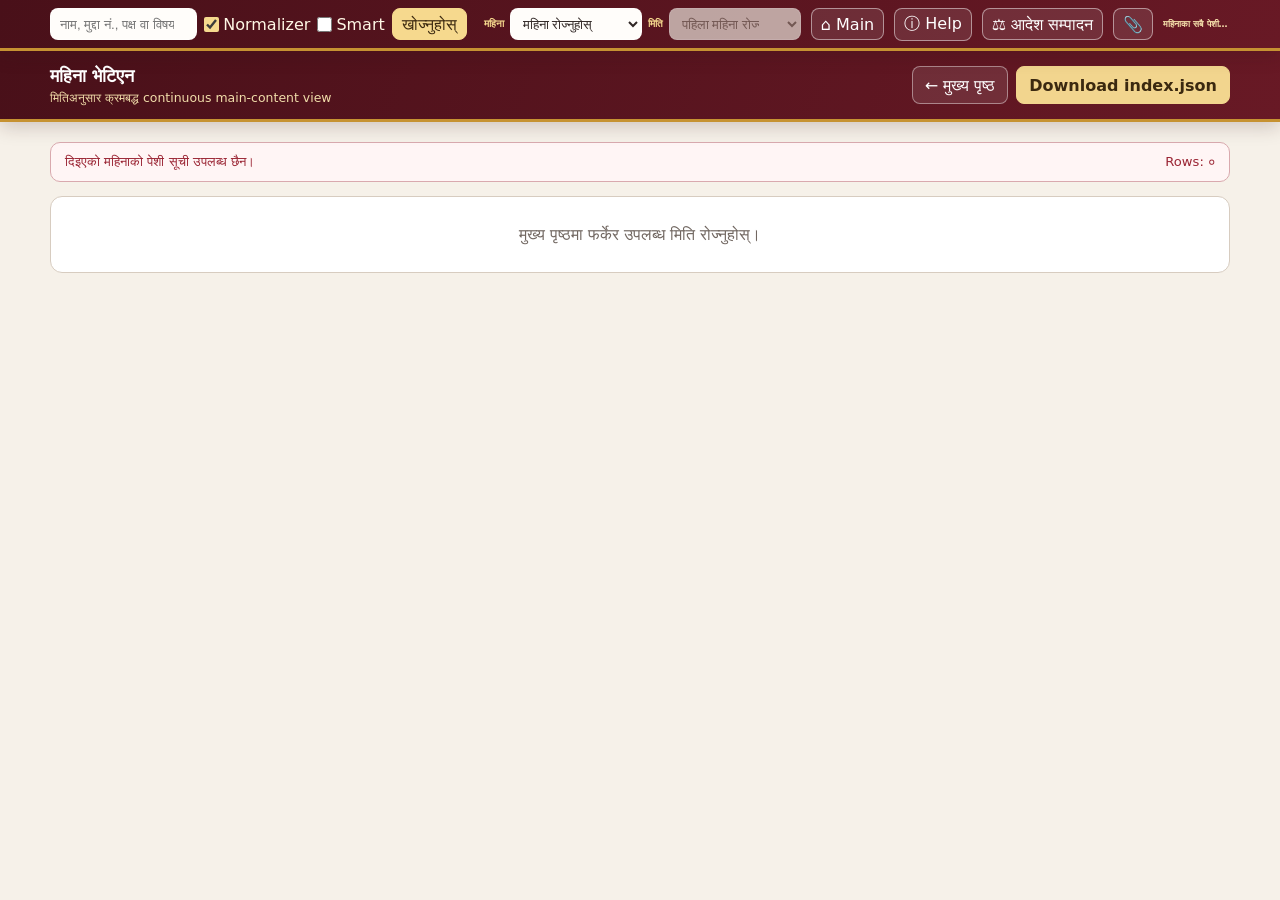
<file: month.html>
<!doctype html>
<html lang="ne">
<head>
<meta charset="utf-8">
<meta name="viewport" content="width=device-width,initial-scale=1">
<title>महिनाका सबै पेशी सूची</title>
<link rel="stylesheet" href="cause-list-ribbon.css?v=compact-editor-1">
<style>
:root{--maroon:#681925;--gold:#c69232;--paper:#f6f1e9;--ink:#302725;--muted:#716761;--line:#d7ccc0}*{box-sizing:border-box}html{scroll-behavior:smooth}body{margin:0;color:var(--ink);background:var(--paper);font-family:"Noto Sans Devanagari","Nirmala UI",Mangal,system-ui,sans-serif}button,a{font:inherit}.topbar{position:relative;z-index:50;color:#fff;background:linear-gradient(112deg,#491019,var(--maroon));border-bottom:3px solid var(--gold);box-shadow:0 5px 18px #32121633}.topbar-inner{display:flex;align-items:center;justify-content:space-between;gap:14px;width:min(1180px,calc(100% - 28px));min-height:68px;margin:auto;padding:10px 0}.title h1{margin:0;font-size:1.12rem}.title p{margin:3px 0 0;color:#f1ddaa;font-size:.78rem}.tools{display:flex;flex-wrap:wrap;gap:8px}.btn{display:inline-flex;align-items:center;justify-content:center;min-height:38px;padding:8px 12px;color:#fff;background:#ffffff1a;border:1px solid #ffffff6b;border-radius:8px;text-decoration:none;cursor:pointer}.primary{color:#3b2910;background:#f2d58e;border-color:#f2d58e;font-weight:800}main{width:min(1180px,calc(100% - 28px));margin:20px auto 34px}.status{display:flex;justify-content:space-between;gap:12px;margin-bottom:14px;padding:11px 14px;color:var(--muted);background:#fff;border:1px solid var(--line);border-radius:10px;font-size:.82rem}.status.error{color:#9a2433;border-color:#d9a9ae;background:#fff5f5}.stack{display:grid;gap:22px}.day{overflow:hidden;background:#fff;border:1px solid var(--line);border-radius:13px;box-shadow:0 10px 30px #37251f14}.day-head{display:flex;align-items:center;justify-content:space-between;gap:12px;padding:10px 14px;color:#fff;background:#7a2632}.day-head h2{margin:0;font-size:.96rem}.day-head a{color:#f5dfa8;font-size:.76rem;font-weight:700;text-decoration:none}.day iframe{display:block;width:100%;height:1200px;border:0;background:#fff}.empty{padding:28px;text-align:center;color:var(--muted);background:#fff;border:1px solid var(--line);border-radius:12px}@media(max-width:700px){.topbar-inner,.day-head,.status{align-items:flex-start;flex-direction:column}.tools{width:100%}.btn{flex:1}main{width:calc(100% - 16px);margin-top:10px}.day iframe{height:950px}}
</style>
</head>
<body>
<header class="topbar"><div class="topbar-inner"><div class="title"><h1 id="title">महिनाका सबै पेशी सूची</h1><p>मितिअनुसार क्रमबद्ध continuous main-content view</p></div><div class="tools"><a class="btn" href="index.html">← मुख्य पृष्ठ</a><button class="btn primary" id="download" type="button">Download index.json</button></div></div></header>
<main><div class="status" id="status"><span id="pageStatus">पेशी सूची तयार हुँदैछन्…</span><span id="rowStatus">Rows: —</span></div><div class="stack" id="stack"></div></main>
<script>
(()=>{"use strict";
const MONTH_NAMES=["वैशाख","जेठ","असार","साउन","भदौ","असोज","कात्तिक","मंसिर","पुस","माघ","फागुन","चैत"],CACHE="cause-list-auto-files-v1",q=new URLSearchParams(location.search),monthParam=String(q.get("month")||""),allMonths=monthParam.toLowerCase()==="all",month=monthParam.replace(/\D/g,"").slice(0,6),title=document.getElementById("title"),status=document.getElementById("status"),pageStatus=document.getElementById("pageStatus"),rowStatus=document.getElementById("rowStatus"),stack=document.getElementById("stack"),resources={},received=new Set;let pages=[];
const nepali=value=>String(value).replace(/\d/g,d=>"०१२३४५६७८९"[d]);
function parse(value){let name=String(value||"").trim();if(/^\d{8}$/.test(name))name=`index${name}.html`;name=name.split(/[?#]/)[0].split(/[\\/]/).pop()||"";try{name=decodeURIComponent(name)}catch(error){}const found=name.match(/^index(\d{8})\.html?$/i);if(!found)return null;const key=found[1],m=+key.slice(4,6),d=+key.slice(6);return m>0&&m<13&&d>0&&d<33?{key,label:nepali(`${key.slice(0,4)}।${key.slice(4,6)}।${key.slice(6)}`),href:`index${key}.html`}:null}
function unique(items){const map=new Map;(items||[]).forEach(item=>{const page=item&&item.key?item:parse(item);if(page&&(allMonths||page.key.slice(0,6)===month))map.set(page.key,page)});return [...map.values()].sort((a,b)=>a.key.localeCompare(b.key))}
function cached(){try{const data=JSON.parse(localStorage.getItem(CACHE)||"[]");return Array.isArray(data)?data:[]}catch(error){return[]}}
async function manifest(){try{const url=new URL("cause-list-files.js",new URL(".",location.href));url.searchParams.set("v",Date.now());const response=await fetch(url,{cache:"no-store"}),data=await response.json();return response.ok&&Array.isArray(data)?data:[]}catch(error){return[]}}
function githubUrls(){if(!/\.github\.io$/i.test(location.hostname))return[];const owner=location.hostname.split(".")[0],parts=location.pathname.split("/").filter(Boolean);if(parts.length&&/\.html?$/i.test(parts.at(-1)))parts.pop();const items=[];if(parts.length){const project=parts.slice(),repo=project.shift();items.push([repo,project.join("/")])}items.push([`${owner}.github.io`,parts.join("/")]);return items.filter((item,i,list)=>list.findIndex(x=>x[0]===item[0]&&x[1]===item[1])===i).map(item=>`https://api.github.com/repos/${encodeURIComponent(owner)}/${encodeURIComponent(item[0])}/contents/${item[1]}`)}
async function discover(){if(!/^https?:$/.test(location.protocol))return[];const generated=await manifest();if(generated.length)return generated;const found=[];try{const response=await fetch(new URL(".",location.href),{cache:"no-store"}),doc=new DOMParser().parseFromString(await response.text(),"text/html");if(response.ok)doc.querySelectorAll("a[href]").forEach(a=>found.push(a.getAttribute("href")))}catch(error){}for(const api of githubUrls())try{const response=await fetch(api,{headers:{Accept:"application/vnd.github+json"},cache:"no-store"}),data=await response.json();if(response.ok&&Array.isArray(data)){data.filter(item=>item.type==="file").forEach(item=>found.push(item.name));if(found.length)break}}catch(error){}return found}
function frame(key){return stack.querySelector(`[data-key="${key}"] iframe`)}
function render(){if((!allMonths&&!/^\d{6}$/.test(month))||!pages.length){title.textContent=allMonths?"पेशी सूची भेटिएन":"महिना भेटिएन";status.classList.add("error");pageStatus.textContent=allMonths?"कुनै उपलब्ध पेशी सूची भेटिएन।":"दिइएको महिनाको पेशी सूची उपलब्ध छैन।";rowStatus.textContent="Rows: ०";stack.innerHTML='<div class="empty">मुख्य पृष्ठमा फर्केर उपलब्ध मिति रोज्नुहोस्।</div>';return}const number=+month.slice(4),label=allMonths?"सबै उपलब्ध मिति":nepali(`${month.slice(0,4)}।${month.slice(4)}`)+(MONTH_NAMES[number-1]?` — ${MONTH_NAMES[number-1]}`:"");document.title=`${label} — सबै पेशी सूची`;title.textContent=`${label} — सबै पेशी सूची`;pageStatus.textContent=`${nepali(pages.length)} वटा मिति कालक्रमअनुसार राखिएका छन्।`;pages.forEach(page=>{const section=document.createElement("section");section.className="day";section.dataset.key=page.key;section.innerHTML=`<div class="day-head"><h2>${page.label} को पेशी सूची</h2><a href="${page.href}">छुट्टै पृष्ठमा खोल्नुहोस् ↗</a></div><iframe title="${page.label} को पेशी सूची" src="${page.href}" scrolling="no" loading="eager"></iframe>`;stack.appendChild(section)})}
function receive(event){const data=event.data,key=String(data&&data.dateKey||""),page=pages.find(item=>item.key===key),target=page&&frame(key);if(!target||(event.source&&event.source!==target.contentWindow))return;if(data.type==="cob-month-height"){const height=Number(data.height);if(Number.isFinite(height)&&height>=300)target.style.height=Math.min(Math.max(Math.ceil(height)+8,500),24000)+"px";return}if(data.type!=="cob-month-manifest")return;(Array.isArray(data.stems)?data.stems:[]).forEach(stem=>{const value=String(stem||"");if(!new RegExp(`^${key}\\.\\d{2}\\.\\d{2}\\.[a-z0-9]+-\\d+$`,"i").test(value))return;const file=`${value}.txt`;resources[value]=[{type:"file",path:`order/${key}/${file}`,label:file}]});received.add(key);rowStatus.textContent=`Rows: ${nepali(Object.keys(resources).length)}`;pageStatus.textContent=`${nepali(received.size)}/${nepali(pages.length)} वटा पृष्ठ तयार भए।`}
function download(){const keys=Object.keys(resources).sort();if(!keys.length){status.classList.add("error");pageStatus.textContent="Rows अझै तयार हुँदैछन्। केही क्षणपछि पुनः प्रयास गर्नुहोस्।";return}status.classList.remove("error");const all={};keys.forEach(key=>all[key]=resources[key]);const url=URL.createObjectURL(new Blob([JSON.stringify({version:1,resources:all},null,2)+"\n"],{type:"application/json;charset=utf-8"})),a=document.createElement("a");a.href=url;a.download="index.json";a.click();setTimeout(()=>URL.revokeObjectURL(url),1500);pageStatus.textContent="सबै प्राप्त rows को index.json डाउनलोड भयो।"}
async function init(){const requested=String(q.get("files")||"").split(",").filter(Boolean);pages=unique(requested.length?requested:[...cached(),...await discover()]);render()}
addEventListener("message",receive);document.getElementById("download").addEventListener("click",download);init();
})();
</script>
<script src="cause-list-ribbon.js?v=search-history-3"></script>
</body>
</html>
</file>
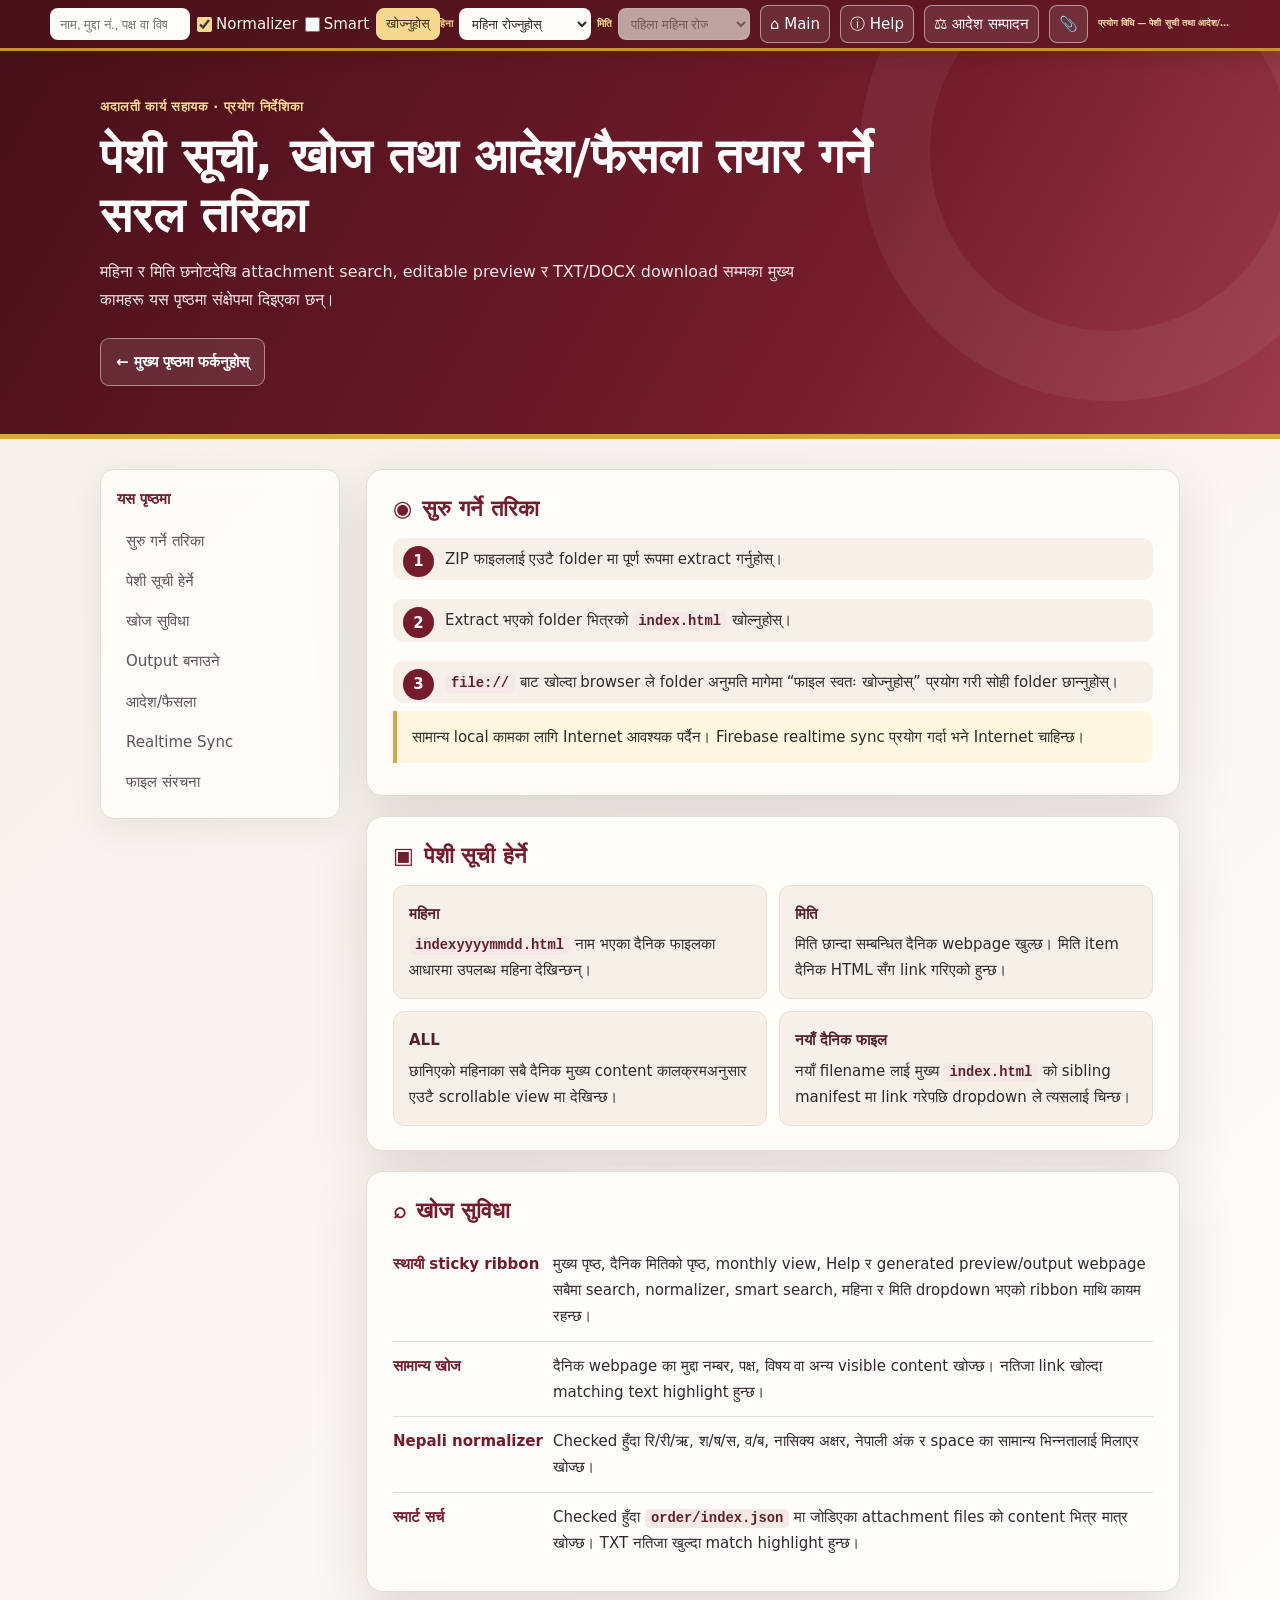
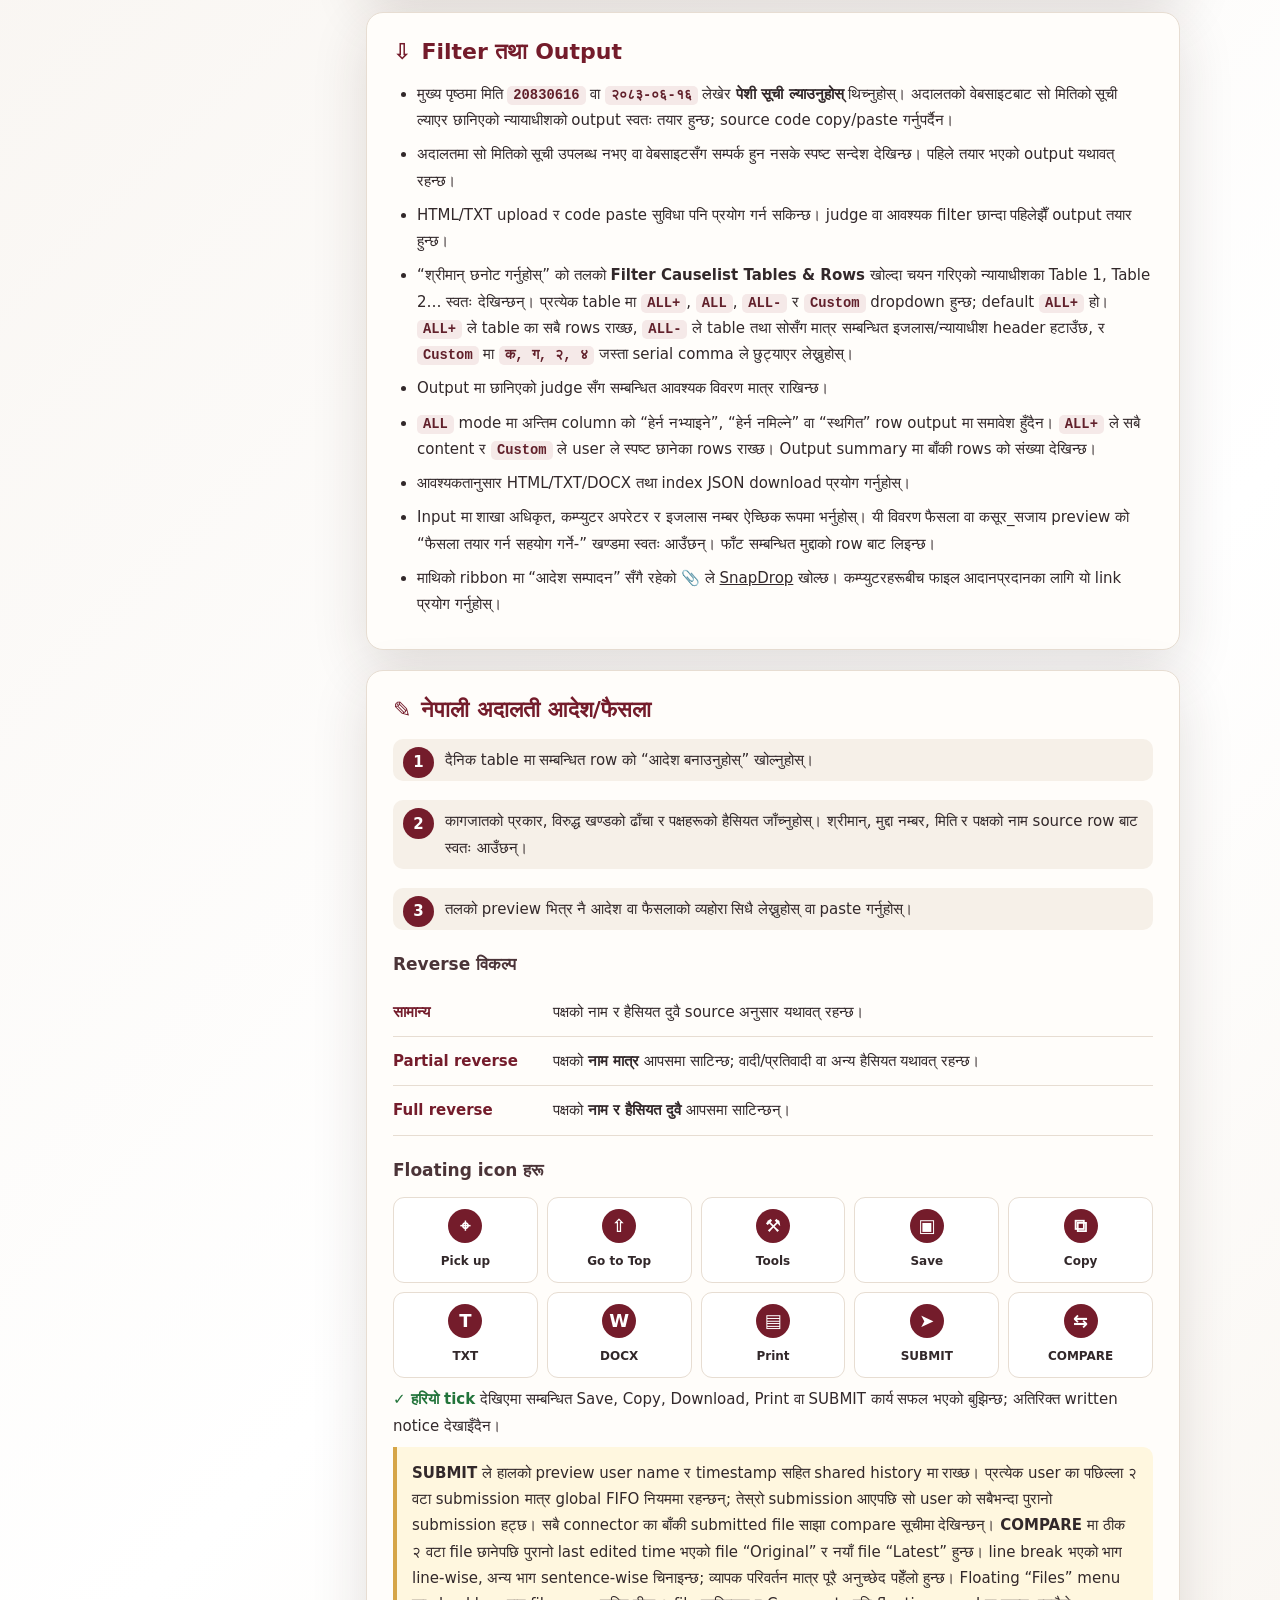
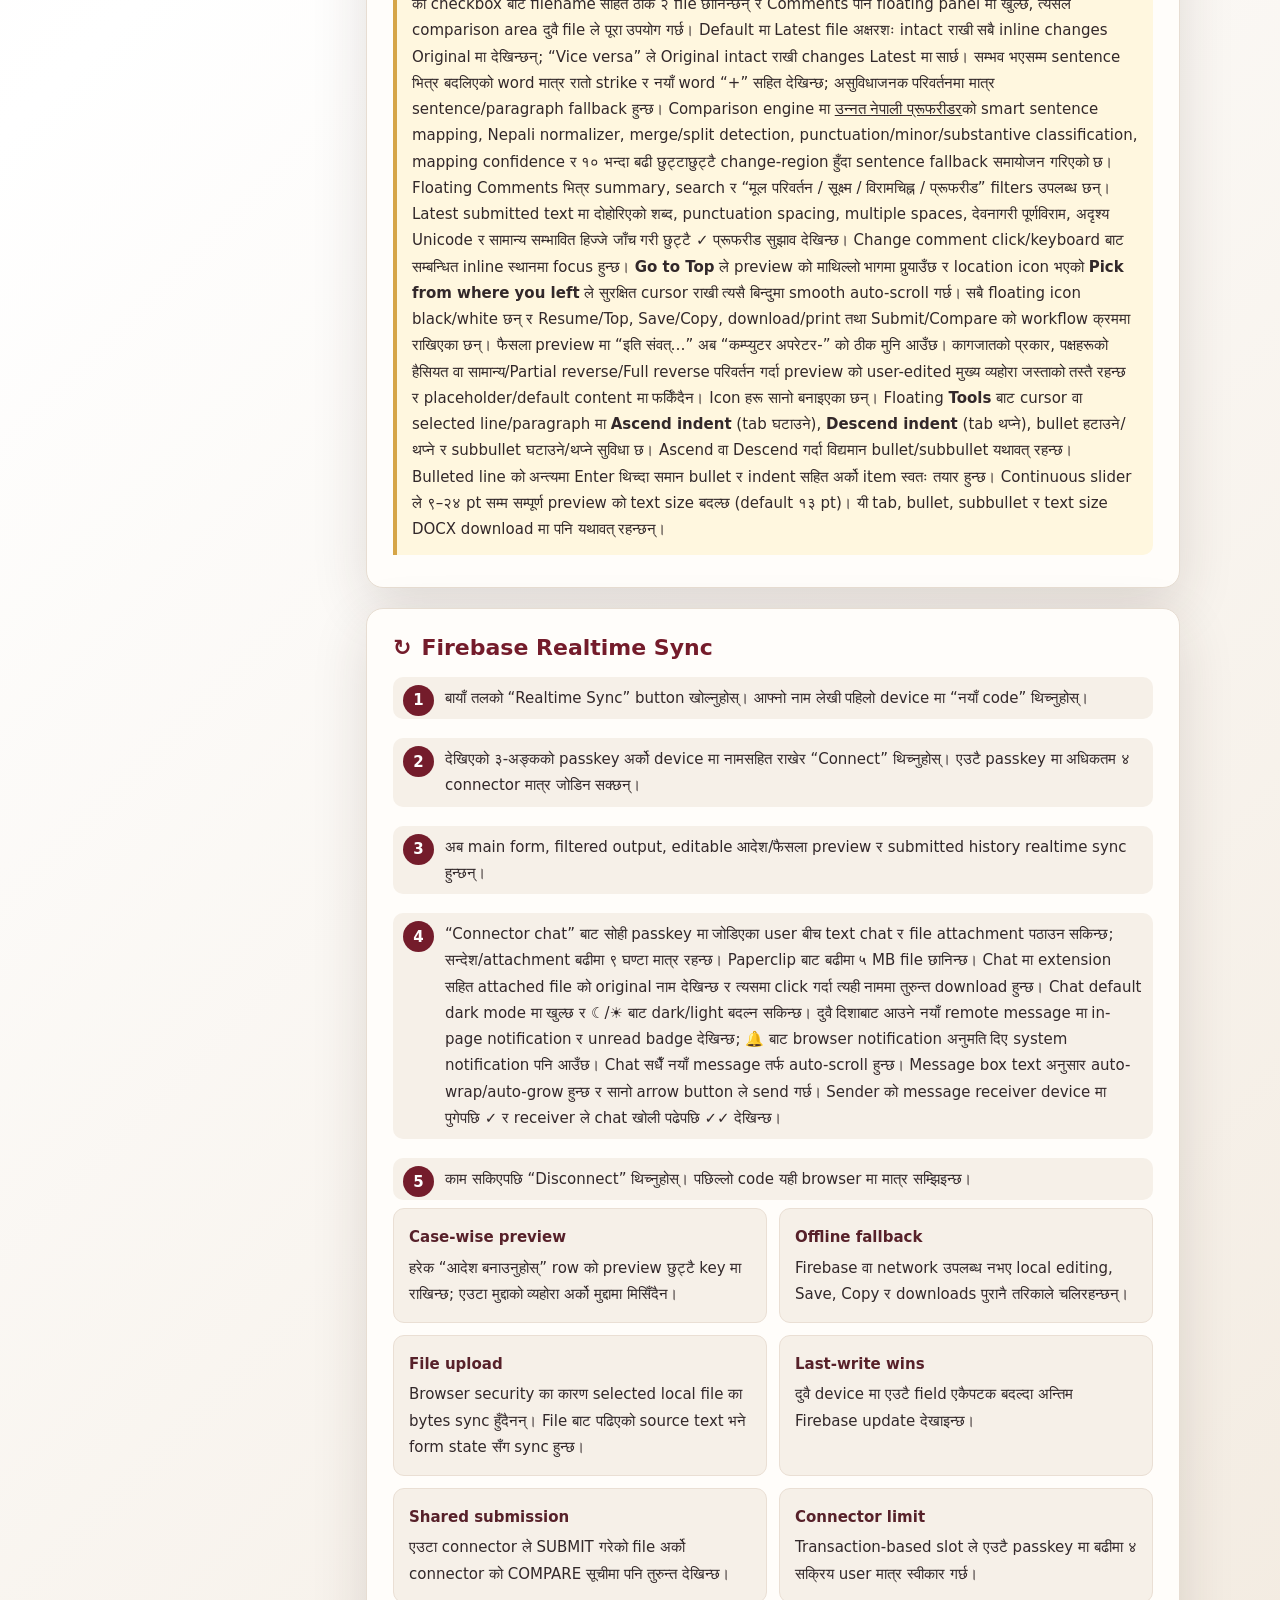
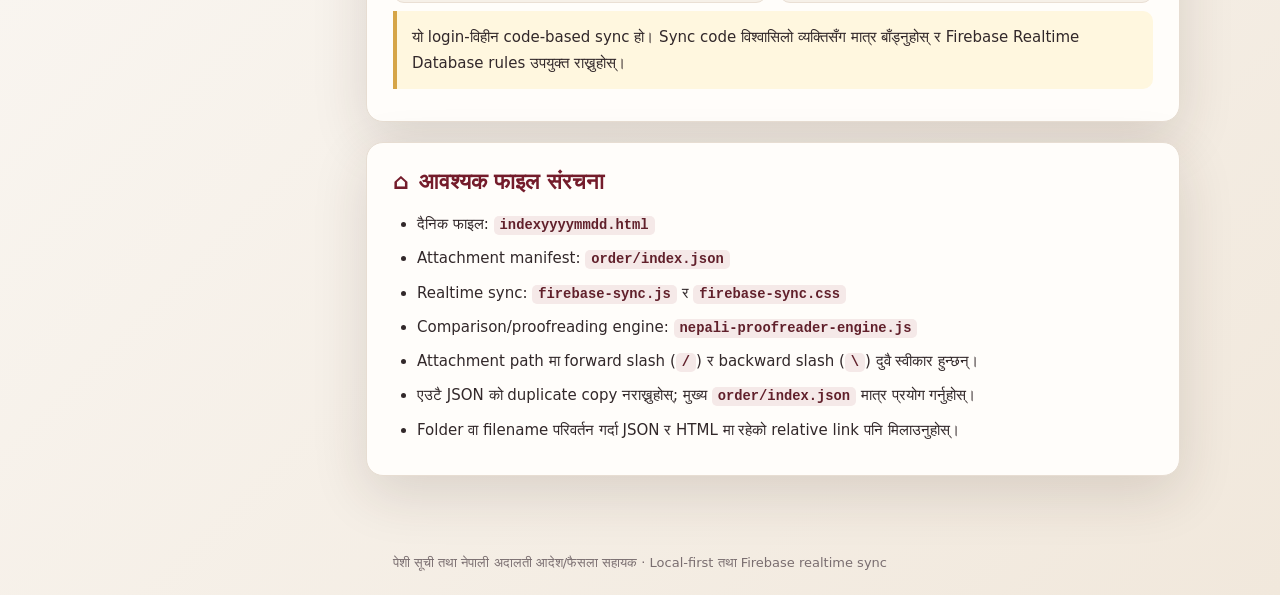
<file: README.html>
<!doctype html>
<html lang="ne">
  <head>
    <meta charset="utf-8" />
    <meta name="viewport" content="width=device-width,initial-scale=1" />
    <title>प्रयोग विधि — पेशी सूची तथा आदेश/फैसला सहायक</title>
    <link rel="stylesheet" href="cause-list-ribbon.css?v=compact-editor-1" />
    <style>
      :root {
        --maroon: #741c2b;
        --deep: #48101a;
        --gold: #d6a547;
        --ink: #32282a;
        --muted: #75696b;
        --paper: #fffdfa;
        --line: #e7ddd2;
        --soft: #f6f0e8;
        --green: #23743b;
        --shadow: 0 18px 55px rgba(55, 32, 29, 0.14);
      }
      * {
        box-sizing: border-box;
      }
      html {
        scroll-behavior: smooth;
      }
      body {
        margin: 0;
        color: var(--ink);
        background: linear-gradient(135deg, #f4eee7, #fff 50%, #f1e8dc);
        font:
          15px/1.75 "Noto Sans Devanagari",
          "Nirmala UI",
          system-ui,
          sans-serif;
      }
      a {
        color: inherit;
      }
      .hero {
        position: relative;
        overflow: hidden;
        color: #fff;
        background: linear-gradient(
          120deg,
          var(--deep),
          var(--maroon) 65%,
          #9b3a4c
        );
        border-bottom: 5px solid var(--gold);
      }
      .hero:after {
        content: "";
        position: absolute;
        right: -80px;
        top: -150px;
        width: 360px;
        height: 360px;
        border: 70px solid rgba(255, 255, 255, 0.06);
        border-radius: 50%;
      }
      .hero-inner {
        position: relative;
        z-index: 1;
        width: min(1080px, calc(100% - 32px));
        margin: auto;
        padding: 42px 0 48px;
      }
      .eyebrow {
        display: inline-flex;
        align-items: center;
        gap: 8px;
        margin: 0 0 8px;
        color: #f6d991;
        font-size: 13px;
        font-weight: 800;
        letter-spacing: 0.04em;
      }
      h1 {
        max-width: 780px;
        margin: 0;
        font-size: clamp(28px, 5vw, 48px);
        line-height: 1.22;
      }
      .lead {
        max-width: 720px;
        margin: 14px 0 24px;
        color: #f4e9e9;
        font-size: 16px;
      }
      .back {
        display: inline-flex;
        align-items: center;
        gap: 8px;
        padding: 10px 15px;
        border: 1px solid rgba(255, 255, 255, 0.45);
        border-radius: 9px;
        background: rgba(255, 255, 255, 0.1);
        font-weight: 800;
        text-decoration: none;
      }
      .back:hover,
      .back:focus-visible {
        color: #37240e;
        background: #f5d988;
        outline: none;
      }
      .layout {
        display: grid;
        grid-template-columns: 240px minmax(0, 1fr);
        gap: 26px;
        width: min(1080px, calc(100% - 32px));
        margin: 30px auto 56px;
        align-items: start;
      }
      .toc {
        position: sticky;
        top: 18px;
        padding: 16px;
        background: rgba(255, 253, 250, 0.9);
        border: 1px solid var(--line);
        border-radius: 14px;
        box-shadow: 0 10px 32px rgba(55, 32, 29, 0.08);
        backdrop-filter: blur(8px);
      }
      .toc strong {
        display: block;
        margin: 0 0 8px;
        color: var(--maroon);
      }
      .toc a {
        display: block;
        padding: 7px 9px;
        border-radius: 7px;
        color: #5f5355;
        text-decoration: none;
      }
      .toc a:hover,
      .toc a:focus-visible {
        color: var(--maroon);
        background: #f6ece7;
        outline: none;
      }
      main {
        display: grid;
        gap: 20px;
      }
      .card {
        padding: 24px 26px;
        background: var(--paper);
        border: 1px solid var(--line);
        border-radius: 17px;
        box-shadow: var(--shadow);
      }
      h2 {
        display: flex;
        align-items: center;
        gap: 10px;
        margin: 0 0 14px;
        color: var(--maroon);
        font-size: 22px;
        line-height: 1.35;
      }
      h3 {
        margin: 20px 0 8px;
        color: #4b3438;
        font-size: 17px;
      }
      p {
        margin: 8px 0;
      }
      ol,
      ul {
        margin: 8px 0;
        padding-left: 24px;
      }
      li + li {
        margin-top: 8px;
      }
      .steps {
        display: grid;
        gap: 11px;
        counter-reset: step;
        list-style: none;
        padding: 0;
      }
      .steps li {
        position: relative;
        min-height: 42px;
        padding: 8px 10px 8px 52px;
        background: var(--soft);
        border-radius: 10px;
      }
      .steps li:before {
        counter-increment: step;
        content: counter(step);
        position: absolute;
        left: 10px;
        top: 8px;
        display: grid;
        place-items: center;
        width: 31px;
        height: 31px;
        color: #fff;
        background: var(--maroon);
        border-radius: 50%;
        font-weight: 900;
      }
      .grid {
        display: grid;
        grid-template-columns: repeat(2, minmax(0, 1fr));
        gap: 12px;
      }
      .mini {
        padding: 15px;
        background: var(--soft);
        border: 1px solid #eadfd4;
        border-radius: 11px;
      }
      .mini b {
        display: block;
        margin-bottom: 4px;
        color: #57212a;
      }
      .mode {
        display: grid;
        grid-template-columns: 150px 1fr;
        gap: 10px;
        padding: 11px 0;
        border-bottom: 1px solid var(--line);
      }
      .mode:last-child {
        border-bottom: 0;
      }
      .mode strong {
        color: var(--maroon);
      }
      .icons {
        display: grid;
        grid-template-columns: repeat(5, minmax(0, 1fr));
        gap: 9px;
        margin-top: 12px;
      }
      .icon {
        display: grid;
        place-items: center;
        gap: 6px;
        min-height: 86px;
        padding: 10px 5px;
        text-align: center;
        background: #fff;
        border: 1px solid var(--line);
        border-radius: 11px;
        font-size: 12px;
        font-weight: 800;
      }
      .symbol {
        display: grid;
        place-items: center;
        width: 34px;
        height: 34px;
        color: #fff;
        background: var(--maroon);
        border-radius: 50%;
        font-size: 18px;
      }
      .tip {
        padding: 13px 15px;
        border-left: 4px solid var(--gold);
        background: #fff7df;
        border-radius: 0 10px 10px 0;
      }
      code {
        padding: 2px 6px;
        color: #61202b;
        background: #f5e9e8;
        border-radius: 5px;
        font:
          600 0.92em ui-monospace,
          SFMono-Regular,
          Consolas,
          monospace;
      }
      .ok {
        display: inline-flex;
        align-items: center;
        gap: 6px;
        color: var(--green);
        font-weight: 800;
      }
      footer {
        padding: 20px;
        text-align: center;
        color: #7a6e70;
        font-size: 13px;
      }
      @media (max-width: 800px) {
        .layout {
          grid-template-columns: 1fr;
        }
        .toc {
          position: static;
        }
        .toc nav {
          display: flex;
          flex-wrap: wrap;
          gap: 4px;
        }
        .toc a {
          display: inline-block;
        }
        .grid {
          grid-template-columns: 1fr;
        }
        .icons {
          grid-template-columns: repeat(3, minmax(0, 1fr));
        }
      }
      @media (max-width: 480px) {
        .hero-inner {
          padding: 30px 0 36px;
        }
        .card {
          padding: 20px 17px;
        }
        .mode {
          grid-template-columns: 1fr;
          gap: 2px;
        }
        .icons {
          grid-template-columns: repeat(2, minmax(0, 1fr));
        }
      }
    </style>
  </head>
  <body>
    <header class="hero">
      <div class="hero-inner">
        <p class="eyebrow">अदालती कार्य सहायक · प्रयोग निर्देशिका</p>
        <h1>पेशी सूची, खोज तथा आदेश/फैसला तयार गर्ने सरल तरिका</h1>
        <p class="lead">
          महिना र मिति छनोटदेखि attachment search, editable preview र TXT/DOCX
          download सम्मका मुख्य कामहरू यस पृष्ठमा संक्षेपमा दिइएका छन्।
        </p>
        <a class="back" href="index.html">← मुख्य पृष्ठमा फर्कनुहोस्</a>
      </div>
    </header>

    <div class="layout">
      <aside class="toc" aria-label="विषयसूची">
        <strong>यस पृष्ठमा</strong>
        <nav>
          <a href="#start">सुरु गर्ने तरिका</a>
          <a href="#causelist">पेशी सूची हेर्ने</a>
          <a href="#search">खोज सुविधा</a>
          <a href="#output">Output बनाउने</a>
          <a href="#order">आदेश/फैसला</a>
          <a href="#sync">Realtime Sync</a>
          <a href="#files">फाइल संरचना</a>
        </nav>
      </aside>

      <main>
        <section class="card" id="start">
          <h2><span aria-hidden="true">◉</span> सुरु गर्ने तरिका</h2>
          <ol class="steps">
            <li>ZIP फाइललाई एउटै folder मा पूर्ण रूपमा extract गर्नुहोस्।</li>
            <li>
              Extract भएको folder भित्रको <code>index.html</code> खोल्नुहोस्।
            </li>
            <li>
              <code>file://</code> बाट खोल्दा browser ले folder अनुमति मागेमा
              “फाइल स्वतः खोज्नुहोस्” प्रयोग गरी सोही folder छान्नुहोस्।
            </li>
          </ol>
          <p class="tip">
            सामान्य local कामका लागि Internet आवश्यक पर्दैन। Firebase realtime
            sync प्रयोग गर्दा भने Internet चाहिन्छ।
          </p>
        </section>

        <section class="card" id="causelist">
          <h2><span aria-hidden="true">▣</span> पेशी सूची हेर्ने</h2>
          <div class="grid">
            <div class="mini">
              <b>महिना</b><code>indexyyyymmdd.html</code> नाम भएका दैनिक फाइलका
              आधारमा उपलब्ध महिना देखिन्छन्।
            </div>
            <div class="mini">
              <b>मिति</b>मिति छान्दा सम्बन्धित दैनिक webpage खुल्छ। मिति item
              दैनिक HTML सँग link गरिएको हुन्छ।
            </div>
            <div class="mini">
              <b>ALL</b>छानिएको महिनाका सबै दैनिक मुख्य content कालक्रमअनुसार
              एउटै scrollable view मा देखिन्छ।
            </div>
            <div class="mini">
              <b>नयाँ दैनिक फाइल</b>नयाँ filename लाई मुख्य
              <code>index.html</code> को sibling manifest मा link गरेपछि
              dropdown ले त्यसलाई चिन्छ।
            </div>
          </div>
        </section>

        <section class="card" id="search">
          <h2><span aria-hidden="true">⌕</span> खोज सुविधा</h2>
          <div class="mode">
            <strong>स्थायी sticky ribbon</strong
            ><span
              >मुख्य पृष्ठ, दैनिक मितिको पृष्ठ, monthly view, Help र generated
              preview/output webpage सबैमा search, normalizer, smart search,
              महिना र मिति dropdown भएको ribbon माथि कायम रहन्छ।</span
            >
          </div>
          <div class="mode">
            <strong>सामान्य खोज</strong
            ><span
              >दैनिक webpage का मुद्दा नम्बर, पक्ष, विषय वा अन्य visible content
              खोज्छ। नतिजा link खोल्दा matching text highlight हुन्छ।</span
            >
          </div>
          <div class="mode">
            <strong>Nepali normalizer</strong
            ><span
              >Checked हुँदा रि/री/ऋ, श/ष/स, व/ब, नासिक्य अक्षर, नेपाली अंक र
              space का सामान्य भिन्नतालाई मिलाएर खोज्छ।</span
            >
          </div>
          <div class="mode">
            <strong>स्मार्ट सर्च</strong
            ><span
              >Checked हुँदा <code>order/index.json</code> मा जोडिएका attachment
              files को content भित्र मात्र खोज्छ। TXT नतिजा खुल्दा match
              highlight हुन्छ।</span
            >
          </div>
        </section>

        <section class="card" id="output">
          <h2><span aria-hidden="true">⇩</span> Filter तथा Output</h2>
          <ul>
            <li>मुख्य पृष्ठमा मिति <code>20830616</code> वा <code>२०८३-०६-१६</code> लेखेर <b>पेशी सूची ल्याउनुहोस्</b> थिच्नुहोस्। अदालतको वेबसाइटबाट सो मितिको सूची ल्याएर छानिएको न्यायाधीशको output स्वतः तयार हुन्छ; source code copy/paste गर्नुपर्दैन।</li>
            <li>अदालतमा सो मितिको सूची उपलब्ध नभए वा वेबसाइटसँग सम्पर्क हुन नसके स्पष्ट सन्देश देखिन्छ। पहिले तयार भएको output यथावत् रहन्छ।</li>
            <li>HTML/TXT upload र code paste सुविधा पनि प्रयोग गर्न सकिन्छ। judge वा आवश्यक filter छान्दा पहिलेझैँ output तयार हुन्छ।</li>
            <li>
              “श्रीमान् छनोट गर्नुहोस्” को तलको <b>Filter Causelist Tables &amp;
              Rows</b> खोल्दा चयन गरिएको न्यायाधीशका Table 1, Table 2… स्वतः
              देखिन्छन्। प्रत्येक table मा <code>ALL+</code>, <code>ALL</code>,
              <code>ALL-</code> र <code>Custom</code> dropdown हुन्छ; default
              <code>ALL+</code> हो। <code>ALL+</code> ले table का सबै rows राख्छ,
              <code>ALL-</code> ले table तथा सोसँग मात्र सम्बन्धित इजलास/न्यायाधीश
              header हटाउँछ, र <code>Custom</code> मा
              <code>क, ग, २, ४</code> जस्ता serial comma ले छुट्याएर लेख्नुहोस्।
            </li>
            <li>
              Output मा छानिएको judge सँग सम्बन्धित आवश्यक विवरण मात्र राखिन्छ।
            </li>
            <li>
              <code>ALL</code> mode मा अन्तिम column को “हेर्न नभ्याइने”, “हेर्न
              नमिल्ने” वा “स्थगित” row output मा समावेश हुँदैन। <code>ALL+</code>
              ले सबै content र <code>Custom</code> ले user ले स्पष्ट छानेका rows
              राख्छ। Output summary मा बाँकी rows को संख्या देखिन्छ।
            </li>
            <li>
              आवश्यकतानुसार HTML/TXT/DOCX तथा index JSON download प्रयोग
              गर्नुहोस्।
            </li>
            <li>Input मा शाखा अधिकृत, कम्प्युटर अपरेटर र इजलास नम्बर ऐच्छिक रूपमा भर्नुहोस्। यी विवरण फैसला वा कसूर_सजाय preview को “फैसला तयार गर्न सहयोग गर्ने-” खण्डमा स्वतः आउँछन्। फाँट सम्बन्धित मुद्दाको row बाट लिइन्छ।</li>
            <li>माथिको ribbon मा “आदेश सम्पादन” सँगै रहेको 📎 ले <a href="https://www.snap-drop.net/" target="_blank" rel="noopener noreferrer">SnapDrop</a> खोल्छ। कम्प्युटरहरूबीच फाइल आदानप्रदानका लागि यो link प्रयोग गर्नुहोस्।</li>
          </ul>
        </section>

        <section class="card" id="order">
          <h2><span aria-hidden="true">✎</span> नेपाली अदालती आदेश/फैसला</h2>
          <ol class="steps">
            <li>
              दैनिक table मा सम्बन्धित row को “आदेश बनाउनुहोस्” खोल्नुहोस्।
            </li>
            <li>
              कागजातको प्रकार, विरुद्ध खण्डको ढाँचा र पक्षहरूको हैसियत जाँच्नुहोस्। श्रीमान्, मुद्दा
              नम्बर, मिति र पक्षको नाम source row बाट स्वतः आउँछन्।
            </li>
            <li>
              तलको preview भित्र नै आदेश वा फैसलाको व्यहोरा सिधै लेख्नुहोस् वा
              paste गर्नुहोस्।
            </li>
          </ol>

          <h3>Reverse विकल्प</h3>
          <div class="mode">
            <strong>सामान्य</strong
            ><span>पक्षको नाम र हैसियत दुवै source अनुसार यथावत् रहन्छ।</span>
          </div>
          <div class="mode">
            <strong>Partial reverse</strong
            ><span
              >पक्षको <b>नाम मात्र</b> आपसमा साटिन्छ; वादी/प्रतिवादी वा अन्य
              हैसियत यथावत् रहन्छ।</span
            >
          </div>
          <div class="mode">
            <strong>Full reverse</strong
            ><span>पक्षको <b>नाम र हैसियत दुवै</b> आपसमा साटिन्छन्।</span>
          </div>

          <h3>Floating icon हरू</h3>
          <div class="icons" aria-label="उपलब्ध कार्य">
            <div class="icon"><span class="symbol">⌖</span>Pick up</div>
            <div class="icon"><span class="symbol">⇧</span>Go to Top</div>
            <div class="icon"><span class="symbol">⚒</span>Tools</div>
            <div class="icon"><span class="symbol">▣</span>Save</div>
            <div class="icon"><span class="symbol">⧉</span>Copy</div>
            <div class="icon"><span class="symbol">T</span>TXT</div>
            <div class="icon"><span class="symbol">W</span>DOCX</div>
            <div class="icon"><span class="symbol">▤</span>Print</div>
            <div class="icon"><span class="symbol">➤</span>SUBMIT</div>
            <div class="icon"><span class="symbol">⇆</span>COMPARE</div>
          </div>
          <p>
            <span class="ok">✓ हरियो tick</span> देखिएमा सम्बन्धित Save, Copy,
            Download, Print वा SUBMIT कार्य सफल भएको बुझिन्छ; अतिरिक्त written
            notice देखाइँदैन।
          </p>
          <p class="tip">
            <b>SUBMIT</b> ले हालको preview user name र timestamp सहित shared
            history मा राख्छ। प्रत्येक user का पछिल्ला २ वटा submission मात्र
            global FIFO नियममा रहन्छन्; तेस्रो submission आएपछि सो user को सबैभन्दा
            पुरानो submission हट्छ। सबै connector का बाँकी submitted file साझा
            compare सूचीमा देखिन्छन्। <b>COMPARE</b> मा ठीक २ वटा
            file छानेपछि पुरानो last edited time भएको file “Original” र नयाँ
            file “Latest” हुन्छ। line break भएको भाग line-wise, अन्य भाग
            sentence-wise चिनाइन्छ; व्यापक परिवर्तन मात्र पूरै अनुच्छेद पहेँलो
            हुन्छ। Floating “Files” menu का checkbox बाट filename सहित ठीक २
            file छानिन्छन् र Comments पनि floating panel मा खुल्छ, त्यसैले
            comparison area दुवै file ले पूरा उपयोग गर्छ। Default मा Latest file
            अक्षरशः intact राखी सबै inline changes Original मा देखिन्छन्; “Vice
            versa” ले Original intact राखी changes Latest मा सार्छ। सम्भव भएसम्म
            sentence भित्र बदलिएको word मात्र रातो strike र नयाँ word “+” सहित
            देखिन्छ; असुविधाजनक परिवर्तनमा मात्र sentence/paragraph fallback
            हुन्छ। Comparison engine मा
            <a href="https://shivaprasadacharya.github.io/nepalitextproofreader/"
              >उन्नत नेपाली प्रूफरीडर</a
            >को smart sentence mapping, Nepali normalizer, merge/split detection,
            punctuation/minor/substantive classification, mapping confidence र
            १० भन्दा बढी छुट्टाछुट्टै change-region हुँदा sentence fallback
            समायोजन गरिएको छ। Floating Comments भित्र summary, search र “मूल
            परिवर्तन / सूक्ष्म / विरामचिह्न / प्रूफरीड” filters उपलब्ध छन्।
            Latest submitted text मा दोहोरिएको शब्द, punctuation spacing,
            multiple spaces, देवनागरी पूर्णविराम, अदृश्य Unicode र सामान्य
            सम्भावित हिज्जे जाँच गरी छुट्टै ✓ प्रूफरीड सुझाव देखिन्छ। Change
            comment click/keyboard बाट सम्बन्धित inline स्थानमा focus हुन्छ।
            <b>Go to Top</b> ले preview को माथिल्लो भागमा पुर्‍याउँछ र
            location icon भएको <b>Pick from where you left</b> ले सुरक्षित
            cursor राखी त्यसै बिन्दुमा smooth auto-scroll गर्छ। सबै floating
            icon black/white छन् र Resume/Top, Save/Copy, download/print तथा
            Submit/Compare को workflow क्रममा राखिएका छन्। फैसला preview मा “इति
            संवत्…” अब “कम्प्युटर अपरेटर-” को ठीक मुनि आउँछ। कागजातको प्रकार,
            पक्षहरूको हैसियत वा सामान्य/Partial reverse/Full reverse परिवर्तन
            गर्दा preview को user-edited मुख्य व्यहोरा जस्ताको तस्तै रहन्छ र
            placeholder/default content मा फर्किँदैन। Icon हरू सानो बनाइएका छन्।
            Floating <b>Tools</b> बाट cursor वा selected line/paragraph मा
            <b>Ascend indent</b> (tab घटाउने), <b>Descend indent</b> (tab थप्ने),
            bullet हटाउने/थप्ने र subbullet घटाउने/थप्ने सुविधा छ। Ascend वा
            Descend गर्दा विद्यमान bullet/subbullet यथावत् रहन्छ। Bulleted line
            को अन्त्यमा Enter थिच्दा समान bullet र indent सहित अर्को item
            स्वतः तयार हुन्छ। Continuous slider ले ९–२४ pt सम्म सम्पूर्ण preview को
            text size बदल्छ (default १३ pt)। यी tab, bullet, subbullet र text
            size DOCX download मा पनि यथावत् रहन्छन्।
          </p>
        </section>

        <section class="card" id="sync">
          <h2><span aria-hidden="true">↻</span> Firebase Realtime Sync</h2>
          <ol class="steps">
            <li>
              बायाँ तलको “Realtime Sync” button खोल्नुहोस्। आफ्नो नाम लेखी पहिलो
              device मा “नयाँ code” थिच्नुहोस्।
            </li>
            <li>
              देखिएको ३-अङ्कको passkey अर्को device मा नामसहित राखेर “Connect”
              थिच्नुहोस्। एउटै passkey मा अधिकतम ४ connector मात्र जोडिन सक्छन्।
            </li>
            <li>
              अब main form, filtered output, editable आदेश/फैसला preview र
              submitted history realtime sync हुन्छन्।
            </li>
            <li>
              “Connector chat” बाट सोही passkey मा जोडिएका user बीच text chat
              र file attachment पठाउन सकिन्छ; सन्देश/attachment बढीमा ९ घण्टा
              मात्र रहन्छ। Paperclip बाट बढीमा ५ MB file छानिन्छ। Chat मा
              extension सहित attached file को original नाम देखिन्छ र त्यसमा
              click गर्दा त्यही नाममा तुरुन्त download हुन्छ। Chat default dark
              mode मा खुल्छ र ☾/☀ बाट dark/light बदल्न सकिन्छ। दुवै दिशाबाट
              आउने नयाँ remote message मा in-page notification र unread badge
              देखिन्छ; 🔔 बाट browser notification अनुमति दिए system
              notification पनि आउँछ। Chat सधैँ नयाँ message तर्फ auto-scroll
              हुन्छ। Message box text अनुसार auto-wrap/auto-grow हुन्छ र सानो
              arrow button ले send गर्छ। Sender को message receiver device मा
              पुगेपछि ✓ र receiver ले chat खोली पढेपछि ✓✓ देखिन्छ।
            </li>
            <li>
              काम सकिएपछि “Disconnect” थिच्नुहोस्। पछिल्लो code यही browser मा
              मात्र सम्झिइन्छ।
            </li>
          </ol>
          <div class="grid">
            <div class="mini">
              <b>Case-wise preview</b>हरेक “आदेश बनाउनुहोस्” row को preview
              छुट्टै key मा राखिन्छ; एउटा मुद्दाको व्यहोरा अर्को मुद्दामा
              मिसिँदैन।
            </div>
            <div class="mini">
              <b>Offline fallback</b>Firebase वा network उपलब्ध नभए local
              editing, Save, Copy र downloads पुरानै तरिकाले चलिरहन्छन्।
            </div>
            <div class="mini">
              <b>File upload</b>Browser security का कारण selected local file का
              bytes sync हुँदैनन्। File बाट पढिएको source text भने form state
              सँग sync हुन्छ।
            </div>
            <div class="mini">
              <b>Last-write wins</b>दुवै device मा एउटै field एकैपटक बदल्दा
              अन्तिम Firebase update देखाइन्छ।
            </div>
            <div class="mini">
              <b>Shared submission</b>एउटा connector ले SUBMIT गरेको file अर्को
              connector को COMPARE सूचीमा पनि तुरुन्त देखिन्छ।
            </div>
            <div class="mini">
              <b>Connector limit</b>Transaction-based slot ले एउटै passkey मा
              बढीमा ४ सक्रिय user मात्र स्वीकार गर्छ।
            </div>
          </div>
          <p class="tip">
            यो login-विहीन code-based sync हो। Sync code विश्वासिलो व्यक्तिसँग
            मात्र बाँड्नुहोस् र Firebase Realtime Database rules उपयुक्त
            राख्नुहोस्।
          </p>
        </section>

        <section class="card" id="files">
          <h2><span aria-hidden="true">⌂</span> आवश्यक फाइल संरचना</h2>
          <ul>
            <li>दैनिक फाइल: <code>indexyyyymmdd.html</code></li>
            <li>Attachment manifest: <code>order/index.json</code></li>
            <li>
              Realtime sync: <code>firebase-sync.js</code> र
              <code>firebase-sync.css</code>
            </li>
            <li>
              Comparison/proofreading engine:
              <code>nepali-proofreader-engine.js</code>
            </li>
            <li>
              Attachment path मा forward slash (<code>/</code>) र backward slash
              (<code>\</code>) दुवै स्वीकार हुन्छन्।
            </li>
            <li>
              एउटै JSON को duplicate copy नराख्नुहोस्; मुख्य
              <code>order/index.json</code> मात्र प्रयोग गर्नुहोस्।
            </li>
            <li>
              Folder वा filename परिवर्तन गर्दा JSON र HTML मा रहेको relative
              link पनि मिलाउनुहोस्।
            </li>
          </ul>
        </section>
      </main>
    </div>

    <footer>
      पेशी सूची तथा नेपाली अदालती आदेश/फैसला सहायक · Local-first तथा Firebase
      realtime sync
    </footer>
    <script src="cause-list-ribbon.js?v=search-history-3"></script>
  </body>
</html>
</file>
<file: firebase-sync.css>
.cfsync {
  position: fixed;
  left: 14px;
  bottom: 14px;
  z-index: 2147482500;
  font-family: "Noto Sans Devanagari", "Nirmala UI", system-ui, sans-serif;
  color: #34272a;
}
.cfsync-launch {
  display: inline-flex;
  align-items: center;
  gap: 7px;
  min-height: 40px;
  padding: 8px 13px;
  border: 1px solid #d6a547;
  border-radius: 999px;
  color: #fff;
  background: #6d1724;
  box-shadow: 0 8px 24px rgba(35, 18, 21, 0.28);
  font: 800 12px/1.25 inherit;
  cursor: pointer;
}
.cfsync-launch:hover,
.cfsync-launch:focus-visible {
  background: #8b2637;
  outline: 3px solid rgba(214, 165, 71, 0.4);
  outline-offset: 2px;
}
.cfsync-unread {
  display: grid;
  place-items: center;
  min-width: 19px;
  height: 19px;
  padding: 0 5px;
  border: 2px solid #fff;
  border-radius: 999px;
  color: #fff;
  background: #d92f45;
  font: 900 10px/1 inherit;
}
.cfsync-unread[hidden] {
  display: none;
}
.cfsync-dot {
  width: 9px;
  height: 9px;
  border: 2px solid rgba(255, 255, 255, 0.75);
  border-radius: 50%;
  background: #a3999b;
}
.cfsync[data-state="online"] .cfsync-dot {
  background: #27a34b;
  box-shadow: 0 0 0 3px rgba(39, 163, 75, 0.2);
}
.cfsync[data-state="connecting"] .cfsync-dot {
  background: #d6a547;
  animation: cfsync-pulse 1s infinite;
}
.cfsync-panel {
  position: absolute;
  left: 0;
  bottom: calc(100% + 9px);
  display: none;
  width: min(340px, calc(100vw - 28px));
  overflow: hidden;
  border: 1px solid #d8cbbd;
  border-radius: 15px;
  background: #fffdfa;
  box-shadow: 0 20px 60px rgba(35, 18, 21, 0.28);
}
.cfsync.is-open .cfsync-panel {
  display: block;
}
.cfsync-head {
  display: flex;
  align-items: center;
  justify-content: space-between;
  gap: 10px;
  padding: 13px 15px;
  color: #fff;
  background: linear-gradient(115deg, #52121c, #7b1f2b);
  border-bottom: 3px solid #d6a547;
}
.cfsync-head strong {
  font-size: 14px;
}
.cfsync-close {
  display: grid;
  place-items: center;
  width: 30px;
  height: 30px;
  padding: 0;
  border: 1px solid rgba(255, 255, 255, 0.45);
  border-radius: 8px;
  color: #fff;
  background: transparent;
  font-size: 20px;
  cursor: pointer;
}
.cfsync-body {
  display: grid;
  gap: 12px;
  padding: 15px;
}
.cfsync-status {
  margin: 0;
  padding: 9px 10px;
  color: #65575a;
  background: #f6f0e8;
  border-radius: 8px;
  font-size: 11px;
  line-height: 1.45;
}
.cfsync-fields {
  display: grid;
  grid-template-columns: minmax(0, 1fr) auto;
  gap: 8px;
}
.cfsync-code {
  min-width: 0;
  height: 42px;
  padding: 8px 10px;
  border: 1px solid #cfc3b7;
  border-radius: 9px;
  background: #fff;
  color: #5d1724;
  font: 900 22px/1 monospace;
  letter-spacing: 0.24em;
  text-align: center;
}
.cfsync-code:focus {
  border-color: #7b1f2b;
  outline: 3px solid rgba(123, 31, 43, 0.12);
}
.cfsync-btn {
  min-height: 40px;
  padding: 8px 12px;
  border: 1px solid #b8a99b;
  border-radius: 9px;
  color: #493b3e;
  background: #fff;
  font: 800 12px/1.25 inherit;
  cursor: pointer;
}
.cfsync-btn:hover,
.cfsync-btn:focus-visible {
  border-color: #7b1f2b;
  color: #7b1f2b;
  outline: none;
}
.cfsync-primary {
  color: #fff;
  background: #7b1f2b;
  border-color: #7b1f2b;
}
.cfsync-primary:hover,
.cfsync-primary:focus-visible {
  color: #fff;
  background: #5f1521;
}
.cfsync-actions {
  display: grid;
  grid-template-columns: 1fr 1fr;
  gap: 8px;
}
.cfsync-active {
  display: none;
  padding: 12px;
  border: 1px solid #e0d5c9;
  border-radius: 11px;
  background: #f8f3ed;
  text-align: center;
}
.cfsync[data-connected="1"] .cfsync-connect {
  display: none;
}
.cfsync[data-connected="1"] .cfsync-active {
  display: grid;
  gap: 9px;
}
.cfsync-room {
  color: #6d1724;
  font: 900 26px/1 monospace;
  letter-spacing: 0.2em;
}
.cfsync-note {
  margin: 0;
  color: #776b6e;
  font-size: 10px;
  line-height: 1.45;
}
@keyframes cfsync-pulse {
  50% {
    opacity: 0.35;
  }
}
@media (max-width: 560px) {
  .cfsync {
    left: 9px;
    bottom: 9px;
  }
  .cfsync-launch {
    min-height: 36px;
    padding: 7px 10px;
  }
  .cfsync-panel {
    width: calc(100vw - 18px);
  }
  .cfsync-fields {
    grid-template-columns: 1fr;
  }
  .cfsync-code {
    height: 46px;
  }
}
@media print {
  .cfsync {
    display: none !important;
  }
}

.cfsync-panel {
  width: min(400px, calc(100vw - 28px));
  max-height: min(88vh, 760px);
  overflow: auto;
}
.cfsync-connect {
  display: grid;
  gap: 9px;
}
.cfsync-name,
.cfsync-chat-input {
  width: 100%;
  min-width: 0;
  height: 42px;
  padding: 8px 11px;
  border: 1px solid #cfc3b7;
  border-radius: 9px;
  color: #35282b;
  background: #fff;
  font: 700 13px/1.35 inherit;
}
.cfsync-name:focus,
.cfsync-chat-input:focus {
  border-color: #7b1f2b;
  outline: 3px solid rgba(123, 31, 43, 0.12);
}
.cfsync-room-line {
  display: flex;
  align-items: center;
  justify-content: space-between;
  gap: 12px;
}
.cfsync-members {
  margin: 0;
  color: #65575a;
  font-size: 11px;
  line-height: 1.45;
  text-align: left;
}
.cfsync-chat {
  display: none;
  gap: 9px;
  padding: 10px;
  border-top: 1px solid #e6dcd1;
  border-radius: 12px;
  transition:
    color 0.2s ease,
    background 0.2s ease;
}
.cfsync[data-connected="1"] .cfsync-chat {
  display: grid;
}
.cfsync-chat-title {
  display: flex;
  align-items: center;
  justify-content: space-between;
  gap: 10px;
}
.cfsync-chat-title > div:first-child {
  display: grid;
  gap: 1px;
}
.cfsync-chat-title strong {
  font-size: 13px;
}
.cfsync-chat-title span {
  color: #76696c;
  font-size: 10px;
}
.cfsync-chat-tools {
  display: inline-flex;
  align-items: center;
  gap: 4px;
}
.cfsync-chat-tools button {
  display: grid;
  place-items: center;
  width: 28px;
  height: 28px;
  padding: 0;
  border: 1px solid currentColor;
  border-radius: 8px;
  color: #74676a;
  background: transparent;
  font: 900 12px/1 inherit;
  cursor: pointer;
  opacity: 0.72;
}
.cfsync-chat-tools button:hover,
.cfsync-chat-tools button:focus-visible,
.cfsync-chat-tools button[aria-pressed="true"],
.cfsync-chat-tools .cfsync-notify[data-enabled="1"] {
  opacity: 1;
  outline: 2px solid rgba(214, 165, 71, 0.42);
  outline-offset: 1px;
}
.cfsync-chat-messages {
  display: grid;
  align-content: start;
  gap: 8px;
  height: 220px;
  overflow: auto;
  padding: 9px;
  border: 1px solid #e0d5c9;
  border-radius: 10px;
  background: #f8f5f0;
}
.cfsync-chat-empty {
  margin: auto;
  color: #887c7e;
  font-size: 11px;
  text-align: center;
}
.cfsync-message {
  justify-self: start;
  max-width: 88%;
  padding: 8px 9px;
  border: 1px solid #ded3c7;
  border-radius: 11px 11px 11px 3px;
  background: #fff;
}
.cfsync-message.is-own {
  justify-self: end;
  border-color: #d8b8bd;
  border-radius: 11px 11px 3px 11px;
  background: #fff2f3;
}
.cfsync-message-meta {
  display: flex;
  align-items: center;
  justify-content: space-between;
  gap: 10px;
  margin-bottom: 3px;
  color: #7a6b6e;
  font-size: 9px;
}
.cfsync-message-meta strong {
  color: #6d1724;
  font-size: 10px;
}
.cfsync-message-trail {
  display: inline-flex;
  align-items: center;
  gap: 5px;
}
.cfsync-message-receipt {
  min-width: 14px;
  color: #82767a;
  font: 900 11px/1 sans-serif;
  letter-spacing: -0.16em;
}
.cfsync-message-receipt.is-read {
  color: #2587c7;
}
.cfsync-message p {
  margin: 0;
  white-space: pre-wrap;
  overflow-wrap: anywhere;
  font-size: 12px;
  line-height: 1.45;
}
.cfsync-message-file {
  display: flex;
  align-items: center;
  gap: 8px;
  width: 100%;
  min-width: 0;
  margin-top: 6px;
  padding: 7px 8px;
  border: 1px solid #d6cbc0;
  border-radius: 9px;
  color: #35282b;
  background: rgba(255, 255, 255, 0.78);
  text-align: left;
  cursor: pointer;
}
.cfsync-message-file:hover,
.cfsync-message-file:focus-visible {
  border-color: #7b1f2b;
  outline: 2px solid rgba(123, 31, 43, 0.14);
}
.cfsync-message-file-icon {
  display: grid;
  flex: 0 0 29px;
  place-items: center;
  width: 29px;
  height: 29px;
  border: 1px solid currentColor;
  border-radius: 50%;
  font: 900 15px/1 sans-serif;
}
.cfsync-message-file-details {
  display: grid;
  min-width: 0;
  gap: 1px;
}
.cfsync-message-file-details strong {
  overflow: hidden;
  text-overflow: ellipsis;
  white-space: nowrap;
  font-size: 11px;
}
.cfsync-message-file-details small {
  color: #776b6e;
  font-size: 9px;
}
.cfsync-chat-file-pending {
  display: flex;
  align-items: center;
  justify-content: space-between;
  gap: 8px;
  min-width: 0;
  padding: 6px 8px 6px 10px;
  border: 1px solid #d6a547;
  border-radius: 9px;
  color: #5a4549;
  background: #fff8e8;
  font-size: 10px;
}
.cfsync-chat-file-pending[hidden] {
  display: none;
}
.cfsync-chat-file-name {
  min-width: 0;
  overflow: hidden;
  text-overflow: ellipsis;
  white-space: nowrap;
}
.cfsync-chat-file-clear {
  display: grid;
  flex: 0 0 24px;
  place-items: center;
  width: 24px;
  height: 24px;
  padding: 0;
  border: 0;
  border-radius: 50%;
  color: inherit;
  background: rgba(0, 0, 0, 0.08);
  font: 800 16px/1 sans-serif;
  cursor: pointer;
}
.cfsync-chat-compose {
  display: grid;
  grid-template-columns: auto minmax(0, 1fr) auto;
  gap: 7px;
  align-items: end;
}
.cfsync-chat-attach {
  display: grid;
  place-items: center;
  width: 40px;
  height: 40px;
  padding: 0;
  border: 1px solid #b8a99b;
  border-radius: 50%;
  color: #493b3e;
  background: #fff;
  cursor: pointer;
}
.cfsync-chat-attach:hover,
.cfsync-chat-attach:focus-visible {
  color: #7b1f2b;
  border-color: #7b1f2b;
  outline: none;
}
.cfsync-chat-attach svg {
  width: 19px;
  height: 19px;
  fill: currentColor;
}
textarea.cfsync-chat-input {
  min-height: 40px;
  max-height: 116px;
  height: 40px;
  padding: 9px 11px;
  overflow-y: auto;
  line-height: 1.45;
  resize: none;
}
.cfsync-chat-send {
  display: grid;
  place-items: center;
  width: 40px;
  min-height: 40px;
  height: 40px;
  padding: 0;
  border-radius: 50%;
}
.cfsync-chat-send svg {
  width: 19px;
  height: 19px;
  fill: currentColor;
}
.cfsync[data-chat-theme="dark"] .cfsync-chat {
  color: #f6f0ea;
  border-color: #3d3740;
  background: #17151a;
  box-shadow: inset 0 0 0 1px rgba(255, 255, 255, 0.03);
}
.cfsync[data-chat-theme="dark"] .cfsync-chat-title span,
.cfsync[data-chat-theme="dark"] .cfsync-message-meta {
  color: #b9adb5;
}
.cfsync[data-chat-theme="dark"] .cfsync-chat-tools button {
  color: #d8ccd3;
}
.cfsync[data-chat-theme="dark"] .cfsync-chat-messages {
  border-color: #3b3540;
  background: #211e25;
  scrollbar-color: #6e5964 #211e25;
}
.cfsync[data-chat-theme="dark"] .cfsync-chat-empty {
  color: #a99da5;
}
.cfsync[data-chat-theme="dark"] .cfsync-message {
  color: #f4eef1;
  border-color: #4a424c;
  background: #302b33;
}
.cfsync[data-chat-theme="dark"] .cfsync-message.is-own {
  border-color: #754350;
  background: #4a2630;
}
.cfsync[data-chat-theme="dark"] .cfsync-message-meta strong {
  color: #f3c8cf;
}
.cfsync[data-chat-theme="dark"] .cfsync-chat-input {
  color: #f6f0f2;
  border-color: #4b424c;
  background: #28242b;
}
.cfsync[data-chat-theme="dark"] .cfsync-chat-input::placeholder {
  color: #9e929a;
}
.cfsync[data-chat-theme="dark"] .cfsync-chat-attach,
.cfsync[data-chat-theme="dark"] .cfsync-message-file {
  color: #f2e9ee;
  border-color: #594e58;
  background: #28242b;
}
.cfsync[data-chat-theme="dark"] .cfsync-message-file-details small {
  color: #b9adb5;
}
.cfsync[data-chat-theme="dark"] .cfsync-chat-file-pending {
  color: #f5e9c8;
  border-color: #8d7136;
  background: #3b321f;
}
.cfsync-toast-stack {
  position: fixed;
  left: 14px;
  bottom: 70px;
  z-index: 2147483550;
  display: grid;
  gap: 8px;
  width: min(330px, calc(100vw - 28px));
  pointer-events: none;
}
.cfsync-toast {
  display: grid;
  gap: 3px;
  padding: 11px 13px;
  border: 1px solid #d6a547;
  border-radius: 11px;
  color: #f8f3f5;
  background: #211a20;
  box-shadow: 0 12px 32px rgba(25, 15, 18, 0.35);
  font:
    12px/1.4 "Noto Sans Devanagari",
    "Nirmala UI",
    system-ui,
    sans-serif;
  text-align: left;
  cursor: pointer;
  pointer-events: auto;
  animation: cfsync-toast-in 0.22s ease-out;
}
.cfsync-toast strong {
  color: #f0c65d;
  font-size: 11px;
}
.cfsync-toast span {
  overflow: hidden;
  text-overflow: ellipsis;
  white-space: nowrap;
}
@keyframes cfsync-toast-in {
  from {
    opacity: 0;
    transform: translateY(8px);
  }
}
.cfsync-btn:disabled {
  cursor: not-allowed;
  opacity: 0.5;
}

.cob-actions .cob-icon-btn,
.cob-actions .cob-icon-btn:hover,
.cob-actions .cob-icon-btn:focus-visible {
  color: #111 !important;
  border-color: #8b8b8b !important;
  background: #fff !important;
}
.cob-actions .cob-icon-btn:hover,
.cob-actions .cob-icon-btn:focus-visible {
  border-color: #111 !important;
  box-shadow:
    0 6px 18px rgba(0, 0, 0, 0.2),
    0 0 0 3px rgba(0, 0, 0, 0.1) !important;
}
.cob-actions[data-shared-history-ready="1"] {
  max-height: calc(100vh - 24px);
  padding: 5px;
  overflow-y: auto;
  scrollbar-width: none;
}
.cob-actions[data-shared-history-ready="1"]::-webkit-scrollbar {
  display: none;
}

.cfsubmit-button:disabled,
.cfcompare-button:disabled {
  opacity: 0.55;
}
.cfcompare-backdrop {
  position: fixed;
  inset: 0;
  z-index: 2147483600;
  display: none;
  place-items: center;
  padding: 18px;
  background: rgba(17, 12, 14, 0.78);
  font-family: "Noto Sans Devanagari", "Nirmala UI", system-ui, sans-serif;
}
.cfcompare-backdrop.is-open {
  display: grid;
}
.cfcompare-modal {
  position: relative;
  width: min(1220px, 100%);
  max-height: 94vh;
  overflow: auto;
  border-radius: 16px;
  background: #fffdfa;
  box-shadow: 0 30px 90px rgba(0, 0, 0, 0.4);
}
.cfcompare-head {
  position: sticky;
  top: 0;
  z-index: 4;
  display: flex;
  align-items: center;
  justify-content: space-between;
  gap: 14px;
  padding: 15px 19px;
  color: #fff;
  background: linear-gradient(115deg, #52121c, #7b1f2b);
  border-bottom: 3px solid #d6a547;
}
.cfcompare-head h2 {
  margin: 0;
  font-size: 18px;
}
.cfcompare-head p {
  margin: 3px 0 0;
  color: #f1dfe2;
  font-size: 11px;
}
.cfcompare-close {
  display: grid;
  place-items: center;
  width: 36px;
  height: 36px;
  padding: 0;
  border: 1px solid rgba(255, 255, 255, 0.55);
  border-radius: 8px;
  color: #fff;
  background: transparent;
  font-size: 24px;
  cursor: pointer;
}
.cfcompare-body {
  display: grid;
  gap: 12px;
  padding: 18px;
}
.cfcompare-toolbar {
  display: flex;
  align-items: center;
  justify-content: space-between;
  gap: 12px;
}
.cfcompare-count {
  color: #5d1724;
  font-size: 13px;
}
.cfcompare-run {
  min-height: 39px;
  padding: 8px 16px;
  border: 1px solid #7b1f2b;
  border-radius: 8px;
  color: #fff;
  background: #7b1f2b;
  font: 800 12px/1.2 inherit;
  cursor: pointer;
}
.cfcompare-run:disabled {
  cursor: not-allowed;
  opacity: 0.45;
}
.cfcompare-list {
  display: grid;
  grid-template-columns: repeat(2, minmax(0, 1fr));
  gap: 8px;
}
.cfcompare-floating-tools {
  position: fixed;
  right: max(18px, calc((100vw - 1220px) / 2 + 18px));
  bottom: 20px;
  z-index: 8;
  display: flex;
  align-items: flex-end;
  gap: 8px;
  pointer-events: none;
}
.cfcompare-picker,
.cfcomments-wrap {
  position: relative;
  pointer-events: auto;
}
.cfcompare-fab {
  min-height: 42px;
  padding: 8px 12px;
  border: 1px solid #111;
  border-radius: 999px;
  color: #111;
  background: #fff;
  box-shadow: 0 7px 22px rgba(0, 0, 0, 0.24);
  font: 850 11px/1.2 inherit;
  cursor: pointer;
  pointer-events: auto;
}
.cfcompare-fab:hover,
.cfcompare-fab:focus-visible,
.cfcompare-fab[aria-expanded="true"] {
  color: #fff;
  background: #111;
  outline: 3px solid rgba(255, 255, 255, 0.72);
}
.cfcompare-picker-menu {
  position: absolute;
  right: 0;
  bottom: calc(100% + 9px);
  width: min(440px, calc(100vw - 28px));
  max-height: min(62vh, 520px);
  padding: 10px;
  overflow: auto;
  border: 1px solid #a79a8f;
  border-radius: 12px;
  background: #fffdfa;
  box-shadow: 0 16px 48px rgba(0, 0, 0, 0.32);
}
.cfcompare-picker-menu[hidden] {
  display: none;
}
.cfcompare-picker-menu > header {
  display: flex;
  align-items: baseline;
  justify-content: space-between;
  gap: 10px;
  margin-bottom: 9px;
  color: #463a3d;
}
.cfcompare-picker-menu > header small {
  color: #7a6d70;
  font-size: 9px;
}
.cfcompare-picker-menu .cfcompare-list {
  grid-template-columns: 1fr;
}
.cfcompare-picker-menu > footer {
  position: sticky;
  bottom: -10px;
  display: flex;
  align-items: center;
  justify-content: space-between;
  gap: 10px;
  margin: 10px -10px -10px;
  padding: 10px;
  border-top: 1px solid #d7ccc2;
  background: #fffdfa;
}
.cfcompare-item {
  display: flex;
  align-items: center;
  gap: 8px;
  min-width: 0;
  padding: 10px;
  border: 1px solid #e0d5c9;
  border-radius: 10px;
  background: #fff;
}
.cfcompare-item label {
  display: flex;
  align-items: flex-start;
  gap: 9px;
  min-width: 0;
  flex: 1;
  cursor: pointer;
}
.cfcompare-select {
  margin-top: 3px;
  accent-color: #7b1f2b;
}
.cfcompare-info {
  display: grid;
  gap: 2px;
  min-width: 0;
}
.cfcompare-info strong {
  overflow: hidden;
  color: #3b2d30;
  font-size: 11px;
  text-overflow: ellipsis;
  white-space: nowrap;
}
.cfcompare-info small {
  color: #776a6d;
  font-size: 9px;
  line-height: 1.35;
}
.cfcompare-download {
  display: grid;
  place-items: center;
  width: 31px;
  height: 31px;
  border: 1px solid #cdbfb1;
  border-radius: 8px;
  color: #6d1724;
  background: #fff;
  cursor: pointer;
}
.cfcompare-empty {
  grid-column: 1/-1;
  margin: 0;
  padding: 18px;
  border: 1px dashed #cdbfb1;
  border-radius: 10px;
  color: #76686b;
  text-align: center;
}
.cfcompare-notice {
  min-height: 1.3em;
  margin: 0;
  color: #9b251f;
  font-size: 11px;
}
.cfcompare-result {
  scroll-margin-top: 88px;
}
.cfcompare-summary {
  margin: 0 0 10px;
  padding: 9px 11px;
  border-left: 4px solid #d6a547;
  border-radius: 0 8px 8px 0;
  color: #5c4c4f;
  background: #fff5d9;
  font-size: 11px;
}
.cfcompare-grid {
  display: grid;
  grid-template-columns: repeat(2, minmax(0, 1fr));
  gap: 12px;
  align-items: start;
}
.cfcompare-column {
  min-width: 0;
  border: 1px solid #d8cbbd;
  border-radius: 11px;
  background: #fff;
  overflow: hidden;
}
.cfcompare-column > header {
  display: grid;
  grid-template-columns: minmax(0, 1fr) auto;
  gap: 3px 9px;
  align-items: center;
  padding: 10px 12px;
  color: #fff;
  background: #5d1724;
}
.cfcompare-column > header strong {
  grid-column: 1;
  grid-row: 2;
  overflow: hidden;
  font-size: 11px;
  text-overflow: ellipsis;
  white-space: nowrap;
}
.cfcompare-column > header small {
  grid-column: 1;
  grid-row: 3;
  color: #ead8dc;
  font-size: 9px;
}
.cfcompare-column > header button {
  grid-column: 2;
  grid-row: 1/4;
  padding: 6px 8px;
  border: 1px solid rgba(255, 255, 255, 0.5);
  border-radius: 7px;
  color: #fff;
  background: transparent;
  font: 700 10px/1 inherit;
  cursor: pointer;
}
.cfcompare-annotation-badge {
  grid-column: 1;
  grid-row: 4;
  width: max-content;
  margin-top: 2px;
  padding: 2px 7px;
  border-radius: 999px;
  color: #111;
  background: #fff;
  font-size: 8px;
  font-weight: 900;
}
.cfcompare-column.has-annotations {
  outline: 2px solid #111;
  outline-offset: 1px;
}
.cfcompare-version {
  grid-column: 1;
  grid-row: 1;
  width: max-content;
  padding: 2px 7px;
  border: 1px solid rgba(255, 255, 255, 0.5);
  border-radius: 999px;
  color: #fff3c9;
  font-size: 9px;
  font-weight: 900;
  letter-spacing: 0.04em;
  text-transform: uppercase;
}
.cfcompare-comments {
  margin: 0 0 12px;
  border: 1px solid #ddd0c1;
  border-radius: 9px;
  background: #fff;
}
.cfcompare-comments summary {
  padding: 10px 12px;
  color: #641925;
  font-size: 12px;
  font-weight: 850;
  cursor: pointer;
}
.cfcompare-comments ol {
  display: grid;
  gap: 9px;
  margin: 0;
  padding: 0 13px 13px;
  color: #5f5355;
  font-size: 11px;
  line-height: 1.55;
  list-style: none;
}
.cfcomment-legend {
  display: flex;
  flex-wrap: wrap;
  gap: 6px;
  padding: 0 12px 10px;
}
.cfcomment-legend span,
.cfcomment-badge {
  padding: 3px 7px;
  border-radius: 999px;
  font-size: 9px;
  font-weight: 900;
}
.cfcomment-legend .is-removed,
.cfcomment-removed .cfcomment-badge {
  color: #9e1b24;
  background: #ffe3e4;
}
.cfcomment-legend .is-added,
.cfcomment-added .cfcomment-badge {
  color: #176b3a;
  background: #ddf7e7;
}
.cfcomment-legend .is-modified,
.cfcomment-modified .cfcomment-badge {
  color: #765213;
  background: #fff0bd;
}
.cfcomment-legend .is-proof,
.cfcomment-proof .cfcomment-badge {
  color: #214f88;
  background: #e7f1ff;
}
.cfcomment {
  display: grid;
  gap: 7px;
  padding: 9px;
  border: 1px solid #e7ddd4;
  border-left: 4px solid #c9bcae;
  border-radius: 9px;
  background: #fdfbf8;
}
.cfcomment[data-category="substantive"] {
  border-left-color: #176b3a;
}
.cfcomment[data-category="minor"] {
  border-left-color: #a97718;
}
.cfcomment[data-category="punctuation"] {
  border-left-color: #765213;
}
.cfcomment[data-category="proof"] {
  border-left-color: #2f69a9;
}
.cfcomment.is-focusable {
  cursor: pointer;
}
.cfcomment.is-focusable:hover,
.cfcomment.is-focusable:focus-visible {
  border-color: #6b5d52;
  box-shadow: 0 0 0 2px rgba(17, 17, 17, 0.08);
  outline: none;
}
.cfcomment.is-heavy {
  border-color: #e6c96e;
  background: #fffaf0;
}
.cfcomment-head {
  display: flex;
  align-items: center;
  gap: 7px;
}
.cfcomment-head strong {
  color: #4c4143;
  font-size: 10px;
}
.cfcomment-flow {
  display: grid;
  grid-template-columns: minmax(0, 1fr) auto minmax(0, 1fr);
  gap: 8px;
  align-items: center;
}
.cfcomment-flow del,
.cfcomment-flow ins {
  padding: 7px 8px;
  border-radius: 7px;
  overflow-wrap: anywhere;
  text-decoration-thickness: 2px;
}
.cfcomment-flow del {
  color: #9c202a;
  background: #fff0f1;
  text-decoration-color: #d82333;
}
.cfcomment-flow ins {
  color: #176b3a;
  background: #e9f8ee;
  font-weight: 750;
  text-decoration: none;
}
.cfcomment-arrow {
  color: #8b651d;
  font-size: 19px;
  font-weight: 900;
}
.cfcomment-added .cfcomment-flow,
.cfcomment-removed .cfcomment-flow {
  grid-template-columns: 1fr;
}
.cfcomment-flags {
  display: flex;
  flex-wrap: wrap;
  gap: 4px;
}
.cfcomment-flags span {
  padding: 2px 6px;
  border: 1px solid #ded5cd;
  border-radius: 999px;
  color: #62575a;
  background: #f4f0eb;
  font-size: 8px;
  font-weight: 850;
}
.cfcomment-detail {
  display: grid;
  grid-template-columns: repeat(2, minmax(0, 1fr));
  gap: 6px;
  color: #695d60;
  font-size: 9px;
}
.cfcomment-detail span {
  padding: 5px 6px;
  border-radius: 6px;
  background: #f4f0eb;
}
.cfcomment-detail b {
  color: #2f292a;
}
.cfcomment-reason {
  margin: 0;
  color: #62575a;
  font-size: 9px;
  line-height: 1.55;
}
.cfcomments-panel {
  position: absolute;
  right: 0;
  bottom: calc(100% + 9px);
  width: min(560px, calc(100vw - 28px));
  max-height: min(72vh, 620px);
  padding: 12px;
  overflow: auto;
  border: 1px solid #a79a8f;
  border-radius: 13px;
  color: #4c4143;
  background: #fffdfa;
  box-shadow: 0 18px 54px rgba(0, 0, 0, 0.35);
}
.cfcomments-panel[hidden] {
  display: none;
}
.cfcomments-panel > header {
  position: sticky;
  top: -12px;
  z-index: 2;
  display: flex;
  align-items: center;
  justify-content: space-between;
  gap: 10px;
  margin: -12px -12px 10px;
  padding: 11px 12px;
  color: #fff;
  background: #111;
}
.cfcomments-close {
  width: 28px;
  height: 28px;
  padding: 0;
  border: 1px solid #fff;
  border-radius: 7px;
  color: #fff;
  background: transparent;
  font-size: 19px;
  cursor: pointer;
}
.cfcomments-note {
  margin: 0 0 10px;
  padding: 8px 9px;
  border-left: 3px solid #111;
  background: #f3f0eb;
  font-size: 10px;
  line-height: 1.5;
}
.cfcomment-summary {
  display: grid;
  grid-template-columns: repeat(4, minmax(0, 1fr));
  gap: 6px;
  margin-bottom: 9px;
}
.cfcomment-summary span {
  padding: 7px 5px;
  border: 1px solid #e1d8d0;
  border-radius: 8px;
  color: #665b5e;
  background: #faf7f3;
  font-size: 8px;
  text-align: center;
}
.cfcomment-summary b {
  display: block;
  color: #171314;
  font-size: 15px;
  line-height: 1.1;
}
.cfcomment-tools {
  position: sticky;
  top: 39px;
  z-index: 1;
  display: grid;
  gap: 7px;
  margin: 0 0 9px;
  padding: 8px 0;
  background: #fffdfa;
}
.cfcomment-search {
  width: 100%;
  min-height: 35px;
  padding: 7px 9px;
  border: 1px solid #d7ccc3;
  border-radius: 8px;
  color: #30292b;
  background: #fff;
  font: 10px/1.4 system-ui, sans-serif;
}
.cfcomment-filters {
  display: flex;
  flex-wrap: wrap;
  gap: 5px;
}
.cfcomment-filters button {
  padding: 5px 8px;
  border: 1px solid #d7ccc3;
  border-radius: 999px;
  color: #5f5457;
  background: #fff;
  font-size: 8px;
  font-weight: 850;
  cursor: pointer;
}
.cfcomment-filters button.is-active {
  color: #fff;
  border-color: #111;
  background: #111;
}
.cfcomments-panel ol {
  display: grid;
  gap: 9px;
  margin: 0;
  padding: 0;
  list-style: none;
}
.cfcomment-empty {
  padding: 22px 12px;
  border: 1px dashed #cfc3ba;
  border-radius: 9px;
  color: #716669;
  text-align: center;
}
.cfcompare-document {
  min-height: 500px;
  padding: 28px 30px;
  color: #111;
  background: #fff;
  font:
    13pt/1.15 Kalimati,
    "Noto Serif Devanagari",
    "Nirmala UI",
    serif;
}
.cfcompare-document p {
  margin: 0;
  line-height: 1.15;
  text-align: justify;
  white-space: pre-wrap;
}
.cfcompare-document .cob-center {
  text-align: center;
}
.cfcompare-document .cob-left {
  text-align: left;
}
.cfcompare-document .cob-right {
  text-align: right;
}
.cfcompare-document .cob-bold {
  font-weight: 700;
}
.cfcompare-document .cob-underline,
.cfcompare-document .cob-title {
  text-decoration: underline;
}
.cfcompare-document .cob-party,
.cfcompare-document .cob-iti {
  display: flex !important;
  align-items: flex-end;
  gap: 5px;
}
.cfcompare-document .cob-party-leader,
.cfcompare-document .cob-iti-leader {
  flex: 1;
  min-width: 24px;
  border-bottom: 1px dotted currentColor;
}
.cfcompare-different {
  background: #fff0a8;
  box-shadow: 0 0 0 3px #fff0a8;
}
.cfcompare-unit-change {
  border-radius: 2px;
}
.cfcompare-smart-unit {
  white-space: pre-wrap;
}
.cfcompare-proof-minor,
.cfcompare-proof-punctuation {
  text-decoration: underline;
  text-decoration-color: #a97718;
  text-decoration-style: dotted;
  text-underline-offset: 3px;
}
.cfcompare-heavy-sentence,
.cfcompare-heavy-sentence .cfcompare-heavy-flow {
  background: #fff0a8;
}
.cfcompare-focus {
  border-radius: 3px;
  background: #ffe27a !important;
  box-shadow: 0 0 0 4px rgba(255, 213, 67, 0.45);
  transition: background 0.2s ease, box-shadow 0.2s ease;
}
.cfcompare-removed {
  color: #9e1b24;
  background: #ffe2e4;
  text-decoration: line-through;
  text-decoration-color: #d71929;
  text-decoration-thickness: 2px;
}
.cfcompare-added {
  color: #176b3a;
  background: #ddf7e7;
  font-weight: 700;
}
.cfcompare-removed,
.cfcompare-added {
  display: inline;
  padding: 0 2px;
  border-radius: 2px;
}
.cfcompare-added::before,
.cfcompare-added-block::before {
  content: "+ ";
  color: #0c7b37;
  font-weight: 950;
}
.cfcompare-modified-old {
  box-shadow: inset 0 -2px #d71929;
}
.cfcompare-modified-new {
  box-shadow: inset 0 -2px #1c8a4a;
}
.cfcompare-heavy-flow {
  display: inline-flex;
  flex-wrap: wrap;
  gap: 5px;
  align-items: baseline;
}
.cfcompare-inline-arrow {
  color: #111;
  font-weight: 950;
}
.cfcompare-removed-block {
  color: #9e1b24;
  background: #ffe2e4;
  text-decoration: line-through;
  text-decoration-color: #d71929;
  text-decoration-thickness: 2px;
}
.cfcompare-added-block {
  color: #176b3a;
  background: #ddf7e7;
  font-weight: 700;
}
.cfcompare-different.cfcompare-removed-block,
.cfcompare-different.cfcompare-added-block {
  background: #fff0a8;
}
@media (max-width: 760px) {
  .cfsync-panel {
    width: calc(100vw - 18px);
  }
  .cfsync-chat-messages {
    height: 180px;
  }
  .cfcompare-list,
  .cfcompare-grid {
    grid-template-columns: 1fr;
  }
  .cfcompare-backdrop {
    padding: 7px;
  }
  .cfcompare-floating-tools {
    right: 10px;
    bottom: 10px;
    flex-wrap: wrap;
    justify-content: flex-end;
    max-width: calc(100vw - 20px);
  }
  .cfcompare-fab {
    min-height: 38px;
    padding: 7px 10px;
    font-size: 10px;
  }
  .cfcompare-body {
    padding: 12px;
  }
  .cfcompare-document {
    min-height: 300px;
    padding: 22px 16px;
  }
  .cfcomment-flow {
    grid-template-columns: 1fr;
  }
  .cfcomment-summary,
  .cfcomment-detail {
    grid-template-columns: repeat(2, minmax(0, 1fr));
  }
  .cfcomment-arrow {
    justify-self: center;
    transform: rotate(90deg);
  }
  .cob-actions .cfsubmit-button,
  .cob-actions .cfcompare-button,
  .cob-actions .cfpreview-top,
  .cob-actions .cfpreview-resume {
    width: 41px;
    height: 41px;
  }
  .cob-actions[data-shared-history-ready="1"] {
    grid-auto-flow: row;
    grid-template-columns: repeat(5, 41px);
    gap: 7px;
    max-height: none;
    padding: 0;
    overflow: visible;
  }
}
@media print {
  .cfcompare-backdrop {
    display: none !important;
  }
}
</file>
<file: cause-list-ribbon.css>
.cpr-ribbon {
  position: sticky;
  top: 0;
  z-index: 2147482000;
  color: #fff;
  background: linear-gradient(112deg, #491019, #681925);
  border-bottom: 3px solid #c69232;
  box-shadow: 0 5px 18px rgba(50, 18, 22, 0.22);
  font-family: "Noto Sans Devanagari", "Nirmala UI", Mangal, system-ui, sans-serif;
}
.cpr-ribbon,
.cpr-ribbon * {
  box-sizing: border-box;
}
.cpr-inner {
  position: relative;
  display: flex;
  align-items: center;
  gap: 10px;
  width: min(1180px, calc(100% - 24px));
  min-height: 48px;
  margin: auto;
  padding: 5px 0;
}
.cpr-search {
  display: flex;
  flex: 1 1 460px;
  align-items: center;
  gap: 7px;
  min-width: 260px;
  margin: 0;
}
.cpr-search input[type="search"] {
  flex: 1;
  min-width: 140px;
  height: 32px;
  padding: 5px 9px;
  color: #302725;
  background: #fffdfa;
  border: 1px solid rgba(255, 255, 255, 0.4);
  border-radius: 8px;
  font: 650 12px/1.35 inherit;
}
.cpr-search button,
.cpr-link {
  display: inline-flex;
  align-items: center;
  justify-content: center;
  min-height: 32px;
  padding: 5px 9px;
  border: 1px solid rgba(255, 255, 255, 0.48);
  border-radius: 8px;
  color: #fff;
  background: rgba(255, 255, 255, 0.1);
  font: 800 11px/1.25 inherit;
  text-decoration: none;
  white-space: nowrap;
  cursor: pointer;
}
.cpr-search button {
  color: #3b2910;
  background: #f6d98e;
  border-color: #f6d98e;
}
.cpr-options {
  display: inline-flex;
  align-items: center;
  gap: 7px;
}
.cpr-check {
  display: inline-flex;
  align-items: center;
  gap: 4px;
  color: #fff7e5;
  font: 700 10px/1.25 inherit;
  white-space: nowrap;
  cursor: pointer;
}
.cpr-check[hidden] { display: none !important; }
.cpr-check input {
  width: 15px;
  height: 15px;
  margin: 0;
  accent-color: #f6d98e;
}
.cpr-filter-check {
  color: #fff0bd;
}
.cpr-search-status {
  max-width: 112px;
  overflow: hidden;
  color: #f4dfab;
  font: 750 9px/1.25 inherit;
  text-overflow: ellipsis;
  white-space: nowrap;
}
.cpr-nav {
  display: flex;
  flex: 0 1 auto;
  align-items: center;
  gap: 6px;
}
.cpr-nav label {
  color: #f6d98e;
  font-size: 10px;
  font-weight: 800;
}
.cpr-nav select {
  width: 132px;
  min-width: 0;
  height: 32px;
  padding: 5px 25px 5px 8px;
  color: #302725;
  background: #fffdfa;
  border: 1px solid rgba(255, 255, 255, 0.4);
  border-radius: 8px;
  font: 700 11px/1.25 inherit;
}
.cpr-nav select:disabled {
  color: #7d7469;
  background: #e8e1d8;
}
.cpr-ribbon :focus-visible {
  outline: 2px solid #f6d98e;
  outline-offset: 2px;
}
.cpr-current {
  max-width: 132px;
  overflow: hidden;
  color: #f4dfab;
  font-size: 9px;
  font-weight: 750;
  text-overflow: ellipsis;
  white-space: nowrap;
}
@media (max-width: 980px) {
  .cpr-inner { flex-wrap: wrap; }
  .cpr-search { flex-basis: 100%; }
  .cpr-nav { flex: 1; }
  .cpr-nav select { flex: 1; width: auto; }
}
@media (max-width: 620px) {
  .cpr-inner { width: calc(100% - 14px); gap: 6px; padding-block: 6px; }
  .cpr-search { display: grid; grid-template-columns: minmax(0, 1fr) auto; min-width: 0; width: 100%; }
  .cpr-search input[type="search"] { grid-column: 1 / -1; width: 100%; }
  .cpr-options { min-width: 0; overflow-x: auto; }
  .cpr-search-status { display: none; }
  .cpr-nav { display: grid; grid-template-columns: auto minmax(0, 1fr); width: 100%; }
  .cpr-link { min-height: 32px; padding: 6px 8px; }
  .cpr-current { display: none; }
}
@media print {
  .cpr-ribbon { display: none !important; }
}
</file>
